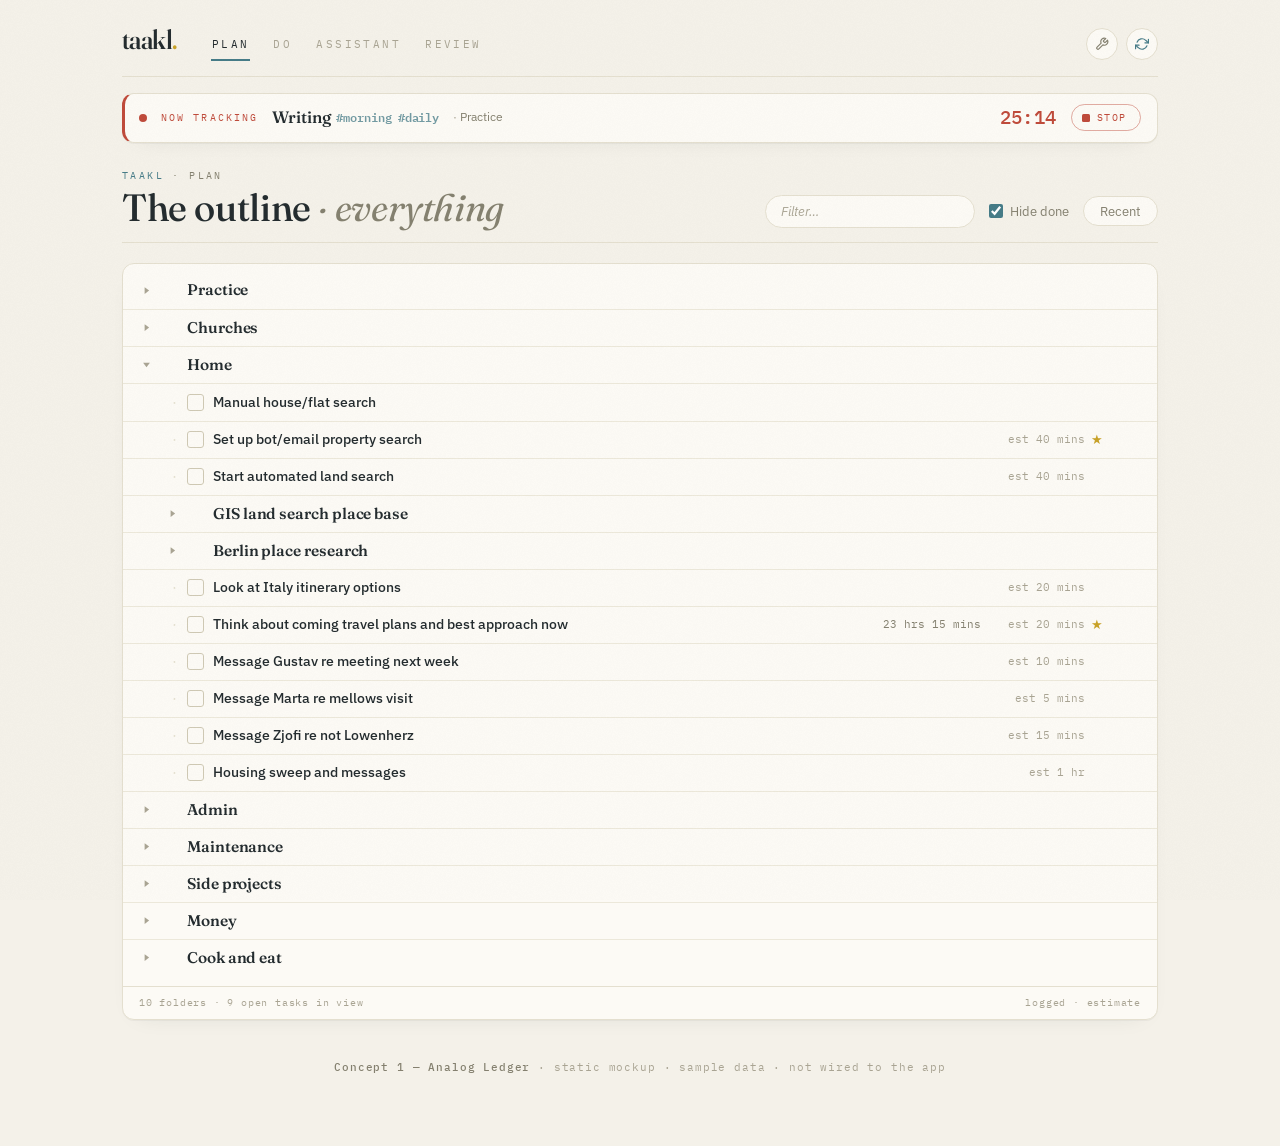
<file: mockups/concept-1-ledger.html>
<!DOCTYPE html>
<html lang="en">
<head>
<meta charset="utf-8">
<meta name="viewport" content="width=device-width, initial-scale=1">
<title>Taakl — Concept 1 · Analog Ledger</title>
<link rel="preconnect" href="https://fonts.googleapis.com">
<link rel="preconnect" href="https://fonts.gstatic.com" crossorigin>
<link href="https://fonts.googleapis.com/css2?family=Fraunces:ital,opsz,wght@0,9..144,300..700;1,9..144,300..700&family=IBM+Plex+Mono:wght@400;500&family=IBM+Plex+Sans:wght@400;500;600&display=swap" rel="stylesheet">
<style>
/* ================================================================
   Taakl full-app redesign concept 1 — "Analog Ledger"
   Extends the Review "time ledger" aesthetic to Plan + Do.
   Static mockup, sample data, no dependencies.
   ================================================================ */
:root{
  --paper:#f4f1e9;
  --card:#fcfaf5;
  --ink:#232b2e;
  --muted:#84806f;
  --faint:#a9a493;
  --hair:#e4dfcf;
  --hair2:#ece8da;
  --accent:#457b87;
  --gold:#c9a227;
  --now:#bf4a3a;
  --mono:'IBM Plex Mono',monospace;
  --sans:'IBM Plex Sans',sans-serif;
  --disp:'Fraunces',serif;
}
*{box-sizing:border-box;margin:0;padding:0}
html{-webkit-text-size-adjust:100%}
body{
  background:var(--paper);color:var(--ink);
  font-family:var(--sans);font-size:14px;line-height:1.45;min-height:100vh;
}
/* paper grain */
body::after{
  content:'';position:fixed;inset:0;pointer-events:none;z-index:99;opacity:.5;
  background-image:url("data:image/svg+xml,%3Csvg xmlns='http://www.w3.org/2000/svg' width='140' height='140'%3E%3Cfilter id='n'%3E%3CfeTurbulence type='fractalNoise' baseFrequency='0.9' numOctaves='2'/%3E%3CfeColorMatrix values='0 0 0 0 0.4 0 0 0 0 0.38 0 0 0 0 0.3 0 0 0 0.05 0'/%3E%3C/filter%3E%3Crect width='140' height='140' filter='url(%23n)'/%3E%3C/svg%3E");
}
.frame{max-width:1100px;margin:0 auto;padding:26px 32px 70px}
button{font-family:var(--sans)}
button:focus-visible,input:focus-visible,.tick:focus-visible{
  outline:2px solid var(--accent);outline-offset:2px;border-radius:4px;
}

/* ================= app header ================= */
.appbar{
  display:flex;align-items:baseline;gap:34px;flex-wrap:wrap;
  padding-bottom:14px;margin-bottom:16px;border-bottom:1px solid var(--hair);
}
.wordmark{
  font-family:var(--disp);font-weight:560;font-size:27px;line-height:1;
  letter-spacing:-.02em;font-variation-settings:'opsz' 90;color:var(--ink);
}
.wordmark i{font-style:normal;color:var(--gold)}
.mainnav{display:flex;gap:22px;align-items:baseline}
.mainnav button{
  background:none;border:0;cursor:pointer;font-family:var(--mono);font-size:11px;
  letter-spacing:.22em;text-transform:uppercase;color:var(--faint);
  padding:4px 1px 8px;border-bottom:2px solid transparent;
  transition:color .15s,border-color .15s;position:relative;top:-1px;
}
.mainnav button:hover{color:var(--muted)}
.mainnav button.active{color:var(--ink);border-bottom-color:var(--accent)}
.mainnav button.inert{cursor:default}
.appbar-tools{margin-left:auto;display:flex;gap:8px;align-self:center}
.iconbtn{
  width:32px;height:32px;border-radius:999px;background:var(--card);
  border:1px solid var(--hair);cursor:pointer;color:var(--muted);
  display:inline-flex;align-items:center;justify-content:center;
  transition:border-color .15s,color .15s;
}
.iconbtn:hover{border-color:var(--faint);color:var(--ink)}
.iconbtn svg{width:14px;height:14px;stroke:currentColor;fill:none;stroke-width:2;stroke-linecap:round;stroke-linejoin:round}
.iconbtn.synced svg{stroke:var(--accent)}

/* ================= now-tracking bar ================= */
.nowbar{
  position:sticky;top:10px;z-index:50;
  display:flex;align-items:center;gap:14px;flex-wrap:wrap;
  background:var(--card);border:1px solid var(--hair);border-left:3px solid var(--now);
  border-radius:12px;padding:10px 16px 10px 14px;margin-bottom:26px;
  box-shadow:0 1px 0 rgba(35,43,46,.04),0 8px 24px -18px rgba(35,43,46,.18);
}
.nb-dot{width:8px;height:8px;border-radius:50%;background:var(--now);flex:none;animation:pulse 1.6s ease-in-out infinite}
@keyframes pulse{0%,100%{opacity:1}50%{opacity:.25}}
.nb-kicker{
  font-family:var(--mono);font-size:9.5px;letter-spacing:.22em;text-transform:uppercase;
  color:var(--now);flex:none;
}
.nb-task{font-family:var(--disp);font-size:16.5px;font-weight:520;letter-spacing:-.005em;min-width:0}
.nb-task .tg{font-size:12px;position:relative;top:-1px}
.nb-crumb{font-size:11.5px;color:var(--muted)}
.nb-crumb::before{content:'· ';color:var(--faint)}
.nb-right{margin-left:auto;display:flex;align-items:center;gap:14px}
.nb-elapsed{
  font-family:var(--mono);font-size:19px;font-weight:500;color:var(--now);
  font-variant-numeric:tabular-nums;letter-spacing:.02em;
}
.stopbtn{
  display:inline-flex;align-items:center;gap:7px;cursor:pointer;
  font-family:var(--mono);font-size:10px;letter-spacing:.16em;text-transform:uppercase;
  color:var(--now);background:none;border:1px solid rgba(191,74,58,.45);
  border-radius:999px;padding:6px 13px 6px 10px;transition:background .15s,color .15s;
}
.stopbtn i{width:8px;height:8px;background:currentColor;border-radius:1.5px;flex:none}
.stopbtn:hover{background:var(--now);color:var(--card);border-color:var(--now)}

/* ================= view headers ================= */
.view-head{
  display:flex;align-items:flex-end;justify-content:space-between;gap:18px;flex-wrap:wrap;
  padding-bottom:14px;margin-bottom:4px;border-bottom:1px solid var(--hair);
}
.kicker{
  font-family:var(--mono);font-size:10px;letter-spacing:.24em;
  text-transform:uppercase;color:var(--accent);margin-bottom:5px;
}
h1{
  font-family:var(--disp);font-weight:480;font-size:clamp(26px,3.6vw,38px);
  letter-spacing:-.01em;line-height:1.05;font-variation-settings:'opsz' 60;
}
h1 em{font-style:italic;font-weight:400;color:var(--muted)}

/* ================= plan controls ================= */
.plan-controls{display:flex;align-items:center;gap:14px;flex-wrap:wrap}
.filter{
  font-family:var(--sans);font-size:13px;color:var(--ink);width:210px;
  background:var(--card);border:1px solid var(--hair);border-radius:999px;
  padding:7px 15px;transition:border-color .15s;
}
.filter::placeholder{color:var(--faint);font-style:italic}
.filter:focus{outline:none;border-color:var(--accent)}
.ctl-check{
  display:flex;align-items:center;gap:7px;font-size:12.5px;color:var(--muted);
  cursor:pointer;user-select:none;
}
.ctl-check input{accent-color:var(--accent);width:14px;height:14px;cursor:pointer}
.pillbtn{
  font-size:12.5px;color:var(--muted);cursor:pointer;background:var(--card);
  border:1px solid var(--hair);border-radius:999px;padding:6px 16px;
  transition:border-color .15s,color .15s,background .15s;
}
.pillbtn:hover{border-color:var(--faint);color:var(--ink)}
.pillbtn.on{background:var(--ink);color:var(--paper);border-color:var(--ink)}

/* ================= shared ledger card ================= */
.ledger-card{
  background:var(--card);border:1px solid var(--hair);border-radius:12px;
  box-shadow:0 1px 0 rgba(35,43,46,.04),0 8px 24px -18px rgba(35,43,46,.18);
  margin-top:20px;overflow:hidden;
}

/* ================= plan tree ================= */
.tree{padding:8px 0 10px}
.trow{
  display:grid;grid-template-columns:26px 26px 1fr 118px 104px 24px 34px;
  align-items:center;min-height:37px;padding:0 14px 0 12px;
  position:relative;transition:background .12s;
}
.trow+.trow,.tgroup .trow:first-child,.tgroup+.trow{border-top:1px solid var(--hair2)}
.trow:hover{background:#f8f5ec}
.tgroup{border-top:1px solid var(--hair2)}
.tgroup .trow{padding-left:38px}
.tgroup .trow:first-child{border-top:0}
.tgroup.hidden{display:none}
/* disclosure */
.disc{
  width:22px;height:22px;border:0;background:none;cursor:pointer;color:var(--faint);
  display:inline-flex;align-items:center;justify-content:center;border-radius:5px;
  transition:color .15s,transform .18s;
}
.disc:hover{color:var(--ink)}
.disc svg{width:9px;height:9px;fill:currentColor;transition:transform .18s}
.trow.open .disc svg{transform:rotate(90deg)}
/* leaf dot in the disclosure column */
.leafdot{color:var(--hair);font-size:15px;text-align:center;line-height:1}
/* ledger tick checkbox */
.tick{
  width:17px;height:17px;border:1.5px solid #cfc9b4;border-radius:3px;
  background:var(--card);cursor:pointer;position:relative;padding:0;
  transition:border-color .15s;
}
.tick:hover{border-color:var(--accent)}
.tick::after{
  content:'';position:absolute;left:2px;top:-4px;width:14px;height:14px;
  background:none;opacity:0;transform:rotate(-6deg) scale(.6);
  transition:opacity .15s,transform .18s cubic-bezier(.3,1.4,.5,1);
  border:0;
  /* hand-set ledger tick, drawn as an SVG stroke */
  background-image:url("data:image/svg+xml,%3Csvg xmlns='http://www.w3.org/2000/svg' viewBox='0 0 14 14'%3E%3Cpath d='M2 8.5l3 3.5L12.5 1.5' fill='none' stroke='%23457b87' stroke-width='2.4' stroke-linecap='round' stroke-linejoin='round'/%3E%3C/svg%3E");
}
.done>.tick::after,.trow.done .tick::after{opacity:1;transform:rotate(0) scale(1)}
/* names */
.t-name{
  font-size:13.5px;font-weight:500;min-width:0;
  white-space:nowrap;overflow:hidden;text-overflow:ellipsis;padding-right:14px;
}
.trow.folder .t-name{
  font-family:var(--disp);font-size:15.5px;font-weight:560;letter-spacing:-.005em;
}
.tg{font-family:var(--mono);font-size:11px;color:var(--accent);opacity:.75;margin-left:2px}
.est-inline{color:var(--faint);font-weight:400;font-size:12px}
/* time columns */
.t-log,.t-est{
  font-family:var(--mono);font-size:11px;text-align:right;white-space:nowrap;
  font-variant-numeric:tabular-nums;
}
.t-log{color:var(--muted)}
.t-est{color:var(--faint)}
/* star */
.t-star{text-align:center;color:var(--gold);font-size:13px;line-height:1}
/* play affordance */
.play{
  width:26px;height:26px;border-radius:999px;border:1px solid var(--hair);
  background:var(--card);color:var(--accent);cursor:pointer;justify-self:end;
  display:inline-flex;align-items:center;justify-content:center;
  opacity:0;transition:opacity .15s,border-color .15s,background .15s,color .15s;
}
.play svg{width:9px;height:9px;fill:currentColor;margin-left:1px}
.trow:hover .play,.drow:hover .play,.play:focus-visible{opacity:1}
.play:hover{background:var(--accent);color:var(--card);border-color:var(--accent)}
/* tree footer rule */
.tree-foot{
  border-top:1px solid var(--hair);padding:9px 16px;
  font-family:var(--mono);font-size:10px;color:var(--faint);letter-spacing:.08em;
  display:flex;justify-content:space-between;gap:12px;flex-wrap:wrap;
}

/* ================= do view ================= */
.addtask{
  display:flex;align-items:center;gap:12px;margin-top:20px;
  background:var(--card);border:1px solid var(--hair);border-radius:12px;
  padding:4px 6px 4px 16px;
  box-shadow:0 1px 0 rgba(35,43,46,.04),0 8px 24px -18px rgba(35,43,46,.18);
  transition:border-color .15s;
}
.addtask:focus-within{border-color:var(--accent)}
.addtask .plus{font-family:var(--disp);font-size:19px;color:var(--faint);line-height:1}
.addtask input{
  flex:1;border:0;background:none;font-family:var(--sans);font-size:13.5px;
  color:var(--ink);padding:9px 0;min-width:0;
}
.addtask input::placeholder{color:var(--faint);font-style:italic}
.addtask input:focus{outline:none}
.addtask .save{
  font-family:var(--mono);font-size:10px;letter-spacing:.18em;text-transform:uppercase;
  color:var(--muted);background:none;border:1px solid var(--hair);border-radius:999px;
  padding:7px 16px;cursor:pointer;transition:border-color .15s,color .15s;
}
.addtask .save:hover{border-color:var(--faint);color:var(--ink)}

.dsec-head{
  display:flex;align-items:baseline;gap:12px;
  padding:13px 16px 10px;border-bottom:1px solid var(--hair);
  background:#f6f3e9;
}
.dsec-head .glyph{font-size:12px;color:var(--gold);position:relative;top:-1px}
.dsec-name{
  font-family:var(--mono);font-size:11px;letter-spacing:.24em;text-transform:uppercase;
  color:var(--ink);font-weight:500;
}
.dsec-tot{
  margin-left:auto;font-family:var(--mono);font-size:10.5px;color:var(--muted);
  font-variant-numeric:tabular-nums;white-space:nowrap;
}
.dsec-tot b{font-weight:400;color:var(--faint);padding:0 4px}
.drow{
  display:grid;grid-template-columns:26px 1fr 128px 110px 38px;
  align-items:center;min-height:41px;padding:0 12px 0 14px;
  transition:background .12s;
}
.drow+.drow{border-top:1px solid var(--hair2)}
.drow:hover{background:#f8f5ec}
.d-name{min-width:0;padding:6px 14px 6px 10px;font-size:13.5px;font-weight:500;
  white-space:nowrap;overflow:hidden;text-overflow:ellipsis}
.d-crumb{font-size:11px;color:var(--muted);font-weight:400;margin-left:8px}
.d-log,.d-est{
  font-family:var(--mono);font-size:11px;text-align:right;white-space:nowrap;
  font-variant-numeric:tabular-nums;
}
.d-log{color:var(--muted)}
.d-est{color:var(--faint)}
/* done rows */
.drow.done .d-name{color:var(--faint);font-weight:400;text-decoration:line-through;text-decoration-color:#c9c3ae}
.drow.done .d-crumb{color:var(--faint)}
.drow.done .tg{opacity:.45}
.drow.done .play{display:none}
/* the running row — red ink annotation */
.drow.active{
  background:rgba(191,74,58,.05);border-left:3px solid var(--now);
  padding-left:11px;
}
.drow.active:hover{background:rgba(191,74,58,.075)}
.drow.active .d-name{font-weight:600}
.d-live{
  font-family:var(--disp);font-style:italic;font-size:12.5px;color:var(--now);
  margin-left:10px;white-space:nowrap;
}
.d-live b{font-family:var(--mono);font-style:normal;font-weight:500;font-size:11.5px;
  font-variant-numeric:tabular-nums}
.d-live::before{
  content:'';display:inline-block;width:6px;height:6px;border-radius:50%;
  background:var(--now);margin-right:6px;vertical-align:1px;
  animation:pulse 1.6s ease-in-out infinite;
}
.drow.active .stop-mini{
  width:26px;height:26px;border-radius:999px;border:1px solid rgba(191,74,58,.5);
  background:var(--card);color:var(--now);cursor:pointer;justify-self:end;
  display:inline-flex;align-items:center;justify-content:center;
  transition:background .15s,color .15s;
}
.drow.active .stop-mini i{width:8px;height:8px;background:currentColor;border-radius:1.5px}
.drow.active .stop-mini:hover{background:var(--now);color:var(--card)}

/* ================= reveal animation ================= */
@keyframes rise{from{opacity:0;transform:translateY(7px)}to{opacity:1;transform:none}}
.rv{animation:rise .4s cubic-bezier(.2,.7,.3,1) both}
@media (prefers-reduced-motion:reduce){
  *,*::before,*::after{animation:none!important;transition:none!important}
}

/* ================= footer ================= */
.mock-note{
  margin-top:40px;text-align:center;font-family:var(--mono);font-size:10.5px;
  color:var(--faint);letter-spacing:.08em;
}
.mock-note b{font-weight:500;color:var(--muted)}

/* ================= narrow ================= */
@media (max-width:840px){
  .frame{padding:18px 14px 50px}
  .appbar{gap:18px}
  .trow{grid-template-columns:24px 24px 1fr 92px 86px 20px 30px;padding-right:8px}
  .tgroup .trow{padding-left:28px}
  .drow{grid-template-columns:26px 1fr 100px 92px 34px}
  .nb-crumb{display:none}
  .t-log,.t-est,.d-log,.d-est{font-size:10px}
}
</style>
</head>
<body>
<div class="frame">

  <!-- ============ app header ============ -->
  <header class="appbar">
    <span class="wordmark">taakl<i>.</i></span>
    <nav class="mainnav" id="mainNav" aria-label="Main">
      <button class="active" data-view="plan">Plan</button>
      <button data-view="do">Do</button>
      <button class="inert" title="Not in this mockup">Assistant</button>
      <button class="inert" title="Not in this mockup">Review</button>
    </nav>
    <div class="appbar-tools">
      <button class="iconbtn" title="Settings">
        <svg viewBox="0 0 24 24"><path d="M14.7 6.3a1 1 0 0 0 0 1.4l1.6 1.6a1 1 0 0 0 1.4 0l3.77-3.77a6 6 0 0 1-7.94 7.94l-6.91 6.91a2.12 2.12 0 0 1-3-3l6.91-6.91a6 6 0 0 1 7.94-7.94l-3.76 3.76z"/></svg>
      </button>
      <button class="iconbtn synced" title="Synced · 2 min ago">
        <svg viewBox="0 0 24 24"><path d="M23 4v6h-6"/><path d="M1 20v-6h6"/><path d="M3.51 9a9 9 0 0 1 14.85-3.36L23 10M1 14l4.64 4.36A9 9 0 0 0 20.49 15"/></svg>
      </button>
    </div>
  </header>

  <!-- ============ now tracking (persistent) ============ -->
  <div class="nowbar rv">
    <span class="nb-dot"></span>
    <span class="nb-kicker">Now tracking</span>
    <span class="nb-task">Writing <span class="tg">#morning</span> <span class="tg">#daily</span></span>
    <span class="nb-crumb">Practice</span>
    <span class="nb-right">
      <span class="nb-elapsed js-elapsed">25:12</span>
      <button class="stopbtn" title="Stop session"><i></i>Stop</button>
    </span>
  </div>

  <!-- ============ PLAN view ============ -->
  <main id="view-plan">
    <div class="view-head rv">
      <div>
        <div class="kicker">Taakl <b style="color:var(--muted);font-weight:400">· Plan</b></div>
        <h1>The outline <em>· everything</em></h1>
      </div>
      <div class="plan-controls">
        <input class="filter" type="text" placeholder="Filter…">
        <label class="ctl-check"><input type="checkbox" checked> Hide done</label>
        <button class="pillbtn" id="recentBtn">Recent</button>
      </div>
    </div>

    <section class="ledger-card rv">
      <div class="tree" id="tree">

        <div class="trow folder rv">
          <button class="disc" aria-label="Expand Practice"><svg viewBox="0 0 12 12"><path d="M3.5 1.5l6 4.5-6 4.5z"/></svg></button>
          <span></span><span class="t-name">Practice</span>
          <span class="t-log"></span><span class="t-est"></span><span class="t-star"></span><span></span>
        </div>

        <div class="trow folder rv">
          <button class="disc" aria-label="Expand Churches"><svg viewBox="0 0 12 12"><path d="M3.5 1.5l6 4.5-6 4.5z"/></svg></button>
          <span></span><span class="t-name">Churches</span>
          <span class="t-log"></span><span class="t-est"></span><span class="t-star"></span><span></span>
        </div>

        <div class="trow folder open rv" id="homeRow">
          <button class="disc" aria-label="Collapse Home" data-toggle="homeKids"><svg viewBox="0 0 12 12"><path d="M3.5 1.5l6 4.5-6 4.5z"/></svg></button>
          <span></span><span class="t-name">Home</span>
          <span class="t-log"></span><span class="t-est"></span><span class="t-star"></span><span></span>
        </div>

        <div class="tgroup" id="homeKids">
          <div class="trow rv">
            <span class="leafdot">·</span>
            <button class="tick" role="checkbox" aria-checked="false" aria-label="Mark done"></button>
            <span class="t-name">Manual house/flat search</span>
            <span class="t-log"></span><span class="t-est"></span><span class="t-star"></span>
            <button class="play" title="Start session"><svg viewBox="0 0 12 12"><path d="M2.5 1.5l8 4.5-8 4.5z"/></svg></button>
          </div>
          <div class="trow rv">
            <span class="leafdot">·</span>
            <button class="tick" role="checkbox" aria-checked="false" aria-label="Mark done"></button>
            <span class="t-name">Set up bot/email property search</span>
            <span class="t-log"></span><span class="t-est">est 40 mins</span><span class="t-star">★</span>
            <button class="play" title="Start session"><svg viewBox="0 0 12 12"><path d="M2.5 1.5l8 4.5-8 4.5z"/></svg></button>
          </div>
          <div class="trow rv">
            <span class="leafdot">·</span>
            <button class="tick" role="checkbox" aria-checked="false" aria-label="Mark done"></button>
            <span class="t-name">Start automated land search</span>
            <span class="t-log"></span><span class="t-est">est 40 mins</span><span class="t-star"></span>
            <button class="play" title="Start session"><svg viewBox="0 0 12 12"><path d="M2.5 1.5l8 4.5-8 4.5z"/></svg></button>
          </div>
          <div class="trow folder rv">
            <button class="disc" aria-label="Expand GIS land search place base"><svg viewBox="0 0 12 12"><path d="M3.5 1.5l6 4.5-6 4.5z"/></svg></button>
            <span></span><span class="t-name">GIS land search place base</span>
            <span class="t-log"></span><span class="t-est"></span><span class="t-star"></span><span></span>
          </div>
          <div class="trow folder rv">
            <button class="disc" aria-label="Expand Berlin place research"><svg viewBox="0 0 12 12"><path d="M3.5 1.5l6 4.5-6 4.5z"/></svg></button>
            <span></span><span class="t-name">Berlin place research</span>
            <span class="t-log"></span><span class="t-est"></span><span class="t-star"></span><span></span>
          </div>
          <div class="trow rv">
            <span class="leafdot">·</span>
            <button class="tick" role="checkbox" aria-checked="false" aria-label="Mark done"></button>
            <span class="t-name">Look at Italy itinerary options</span>
            <span class="t-log"></span><span class="t-est">est 20 mins</span><span class="t-star"></span>
            <button class="play" title="Start session"><svg viewBox="0 0 12 12"><path d="M2.5 1.5l8 4.5-8 4.5z"/></svg></button>
          </div>
          <div class="trow rv">
            <span class="leafdot">·</span>
            <button class="tick" role="checkbox" aria-checked="false" aria-label="Mark done"></button>
            <span class="t-name">Think about coming travel plans and best approach now</span>
            <span class="t-log">23 hrs 15 mins</span><span class="t-est">est 20 mins</span><span class="t-star">★</span>
            <button class="play" title="Start session"><svg viewBox="0 0 12 12"><path d="M2.5 1.5l8 4.5-8 4.5z"/></svg></button>
          </div>
          <div class="trow rv">
            <span class="leafdot">·</span>
            <button class="tick" role="checkbox" aria-checked="false" aria-label="Mark done"></button>
            <span class="t-name">Message Gustav re meeting next week</span>
            <span class="t-log"></span><span class="t-est">est 10 mins</span><span class="t-star"></span>
            <button class="play" title="Start session"><svg viewBox="0 0 12 12"><path d="M2.5 1.5l8 4.5-8 4.5z"/></svg></button>
          </div>
          <div class="trow rv">
            <span class="leafdot">·</span>
            <button class="tick" role="checkbox" aria-checked="false" aria-label="Mark done"></button>
            <span class="t-name">Message Marta re mellows visit</span>
            <span class="t-log"></span><span class="t-est">est 5 mins</span><span class="t-star"></span>
            <button class="play" title="Start session"><svg viewBox="0 0 12 12"><path d="M2.5 1.5l8 4.5-8 4.5z"/></svg></button>
          </div>
          <div class="trow rv">
            <span class="leafdot">·</span>
            <button class="tick" role="checkbox" aria-checked="false" aria-label="Mark done"></button>
            <span class="t-name">Message Zjofi re not Lowenherz</span>
            <span class="t-log"></span><span class="t-est">est 15 mins</span><span class="t-star"></span>
            <button class="play" title="Start session"><svg viewBox="0 0 12 12"><path d="M2.5 1.5l8 4.5-8 4.5z"/></svg></button>
          </div>
          <div class="trow rv">
            <span class="leafdot">·</span>
            <button class="tick" role="checkbox" aria-checked="false" aria-label="Mark done"></button>
            <span class="t-name">Housing sweep and messages</span>
            <span class="t-log"></span><span class="t-est">est 1 hr</span><span class="t-star"></span>
            <button class="play" title="Start session"><svg viewBox="0 0 12 12"><path d="M2.5 1.5l8 4.5-8 4.5z"/></svg></button>
          </div>
        </div>

        <div class="trow folder rv">
          <button class="disc" aria-label="Expand Admin"><svg viewBox="0 0 12 12"><path d="M3.5 1.5l6 4.5-6 4.5z"/></svg></button>
          <span></span><span class="t-name">Admin</span>
          <span class="t-log"></span><span class="t-est"></span><span class="t-star"></span><span></span>
        </div>
        <div class="trow folder rv">
          <button class="disc" aria-label="Expand Maintenance"><svg viewBox="0 0 12 12"><path d="M3.5 1.5l6 4.5-6 4.5z"/></svg></button>
          <span></span><span class="t-name">Maintenance</span>
          <span class="t-log"></span><span class="t-est"></span><span class="t-star"></span><span></span>
        </div>
        <div class="trow folder rv">
          <button class="disc" aria-label="Expand Side projects"><svg viewBox="0 0 12 12"><path d="M3.5 1.5l6 4.5-6 4.5z"/></svg></button>
          <span></span><span class="t-name">Side projects</span>
          <span class="t-log"></span><span class="t-est"></span><span class="t-star"></span><span></span>
        </div>
        <div class="trow folder rv">
          <button class="disc" aria-label="Expand Money"><svg viewBox="0 0 12 12"><path d="M3.5 1.5l6 4.5-6 4.5z"/></svg></button>
          <span></span><span class="t-name">Money</span>
          <span class="t-log"></span><span class="t-est"></span><span class="t-star"></span><span></span>
        </div>
        <div class="trow folder rv">
          <button class="disc" aria-label="Expand Cook and eat"><svg viewBox="0 0 12 12"><path d="M3.5 1.5l6 4.5-6 4.5z"/></svg></button>
          <span></span><span class="t-name">Cook and eat</span>
          <span class="t-log"></span><span class="t-est"></span><span class="t-star"></span><span></span>
        </div>
      </div>
      <div class="tree-foot"><span>10 folders · 9 open tasks in view</span><span>logged · estimate</span></div>
    </section>
  </main>

  <!-- ============ DO view ============ -->
  <main id="view-do" hidden>
    <div class="view-head rv">
      <div>
        <div class="kicker">Taakl <b style="color:var(--muted);font-weight:400">· Do</b></div>
        <h1>Today <em>— Tuesday, September 23</em></h1>
      </div>
    </div>

    <div class="addtask rv">
      <span class="plus">+</span>
      <input type="text" placeholder="Add new task (/ to choose folder)">
      <button class="save">Save</button>
    </div>

    <!-- Morning -->
    <section class="ledger-card rv">
      <div class="dsec-head">
        <span class="glyph">☀</span><span class="dsec-name">Morning</span>
        <span class="dsec-tot">est 30 mins <b>|</b> logged 6 hrs 3 mins</span>
      </div>
      <div class="drow done rv">
        <button class="tick" role="checkbox" aria-checked="true" aria-label="Mark not done"></button>
        <span class="d-name">Meditate <span class="tg">#morning</span> <span class="tg">#daily</span> <span class="est-inline">(20m)</span></span>
        <span class="d-log"></span><span class="d-est"></span>
        <button class="play" title="Start session"><svg viewBox="0 0 12 12"><path d="M2.5 1.5l8 4.5-8 4.5z"/></svg></button>
      </div>
      <div class="drow done rv">
        <button class="tick" role="checkbox" aria-checked="true" aria-label="Mark not done"></button>
        <span class="d-name">Sun salutations/yoga/movement <span class="tg">#daily</span> <span class="tg">#morning</span> <span class="est-inline">(15m)</span></span>
        <span class="d-log"></span><span class="d-est"></span>
        <button class="play" title="Start session"><svg viewBox="0 0 12 12"><path d="M2.5 1.5l8 4.5-8 4.5z"/></svg></button>
      </div>
      <div class="drow active rv">
        <button class="tick" role="checkbox" aria-checked="false" aria-label="Mark done"></button>
        <span class="d-name">Writing <span class="tg">#morning</span> <span class="tg">#daily</span><span class="d-crumb">Practice</span><span class="d-live">tracking <b class="js-elapsed">25:12</b></span></span>
        <span class="d-log">10 mins</span><span class="d-est">est 30 mins</span>
        <button class="stop-mini" title="Stop session"><i></i></button>
      </div>
      <div class="drow done rv">
        <button class="tick" role="checkbox" aria-checked="true" aria-label="Mark not done"></button>
        <span class="d-name">Exercise for at least 20 minutes <span class="tg">#daily</span> <span class="tg">#morning</span></span>
        <span class="d-log"></span><span class="d-est"></span>
        <button class="play" title="Start session"><svg viewBox="0 0 12 12"><path d="M2.5 1.5l8 4.5-8 4.5z"/></svg></button>
      </div>
      <div class="drow done rv">
        <button class="tick" role="checkbox" aria-checked="true" aria-label="Mark not done"></button>
        <span class="d-name">Make plan for the day <span class="tg">#morning</span> <span class="tg">#daily</span></span>
        <span class="d-log"></span><span class="d-est"></span>
        <button class="play" title="Start session"><svg viewBox="0 0 12 12"><path d="M2.5 1.5l8 4.5-8 4.5z"/></svg></button>
      </div>
    </section>

    <!-- Starred -->
    <section class="ledger-card rv">
      <div class="dsec-head">
        <span class="glyph">★</span><span class="dsec-name">Starred</span>
        <span class="dsec-tot">est 2 hrs 15 mins <b>|</b> logged 8 hrs 55 mins</span>
      </div>
      <div class="drow done rv">
        <button class="tick" role="checkbox" aria-checked="true" aria-label="Mark not done"></button>
        <span class="d-name">Have shower<span class="d-crumb">Maintenance</span></span>
        <span class="d-log">12 mins</span><span class="d-est"></span>
        <button class="play" title="Start session"><svg viewBox="0 0 12 12"><path d="M2.5 1.5l8 4.5-8 4.5z"/></svg></button>
      </div>
      <div class="drow done rv">
        <button class="tick" role="checkbox" aria-checked="true" aria-label="Mark not done"></button>
        <span class="d-name">Order food<span class="d-crumb">Maintenance</span></span>
        <span class="d-log">12 mins</span><span class="d-est"></span>
        <button class="play" title="Start session"><svg viewBox="0 0 12 12"><path d="M2.5 1.5l8 4.5-8 4.5z"/></svg></button>
      </div>
      <div class="drow rv">
        <button class="tick" role="checkbox" aria-checked="false" aria-label="Mark done"></button>
        <span class="d-name">Get bedding from car<span class="d-crumb">Home</span></span>
        <span class="d-log"></span><span class="d-est">est 10 mins</span>
        <button class="play" title="Start session"><svg viewBox="0 0 12 12"><path d="M2.5 1.5l8 4.5-8 4.5z"/></svg></button>
      </div>
      <div class="drow rv">
        <button class="tick" role="checkbox" aria-checked="false" aria-label="Mark done"></button>
        <span class="d-name">Edit and send funding pitch to Jan or other (3 pomos)<span class="d-crumb">Churches</span></span>
        <span class="d-log"></span><span class="d-est">est 25 mins</span>
        <button class="play" title="Start session"><svg viewBox="0 0 12 12"><path d="M2.5 1.5l8 4.5-8 4.5z"/></svg></button>
      </div>
      <div class="drow done rv">
        <button class="tick" role="checkbox" aria-checked="true" aria-label="Mark not done"></button>
        <span class="d-name">Message council re Valeria invite<span class="d-crumb">Churches › Berlin</span></span>
        <span class="d-log">2 mins</span><span class="d-est">est 5 mins</span>
        <button class="play" title="Start session"><svg viewBox="0 0 12 12"><path d="M2.5 1.5l8 4.5-8 4.5z"/></svg></button>
      </div>
    </section>

    <!-- Evening -->
    <section class="ledger-card rv">
      <div class="dsec-head">
        <span class="glyph">☾</span><span class="dsec-name">Evening</span>
        <span class="dsec-tot">est 25 mins</span>
      </div>
      <div class="drow rv">
        <button class="tick" role="checkbox" aria-checked="false" aria-label="Mark done"></button>
        <span class="d-name">Review day and plan tomorrow <span class="tg">#evening</span> <span class="tg">#daily</span></span>
        <span class="d-log"></span><span class="d-est">est 15 mins</span>
        <button class="play" title="Start session"><svg viewBox="0 0 12 12"><path d="M2.5 1.5l8 4.5-8 4.5z"/></svg></button>
      </div>
      <div class="drow rv">
        <button class="tick" role="checkbox" aria-checked="false" aria-label="Mark done"></button>
        <span class="d-name">Read fiction <span class="tg">#evening</span></span>
        <span class="d-log"></span><span class="d-est">est 10 mins</span>
        <button class="play" title="Start session"><svg viewBox="0 0 12 12"><path d="M2.5 1.5l8 4.5-8 4.5z"/></svg></button>
      </div>
    </section>
  </main>

  <div class="mock-note"><b>Concept 1 — Analog Ledger</b> · static mockup · sample data · not wired to the app</div>
</div>

<script>
/* ---------- tab switching ---------- */
var nav=document.getElementById('mainNav');
var views={plan:document.getElementById('view-plan'),do:document.getElementById('view-do')};
function stagger(root){
  var els=root.querySelectorAll('.rv'),i=0;
  els.forEach(function(el){
    el.style.animation='none';void el.offsetWidth;   /* restart */
    el.style.animation='';el.style.animationDelay=Math.min(i*26,600)+'ms';i++;
  });
}
function setView(v,animate){
  nav.querySelectorAll('button[data-view]').forEach(function(x){
    x.classList.toggle('active',x.getAttribute('data-view')===v);
  });
  Object.keys(views).forEach(function(k){views[k].hidden=(k!==v);});
  if(animate)stagger(views[v]);
  if(history.replaceState)history.replaceState(null,'','#'+v);
}
nav.addEventListener('click',function(e){
  var b=e.target.closest('button[data-view]');
  if(!b)return;
  setView(b.getAttribute('data-view'),true);
});
/* deep-link: #plan / #do */
if(location.hash==='#do')setView('do',false);

/* ---------- live timer (starts at 25:12) ---------- */
var elapsed=25*60+12;
function fmtE(s){
  var h=Math.floor(s/3600),m=Math.floor(s%3600/60),ss=s%60;
  var mm=(m<10&&h?'0':'')+m,sx=(ss<10?'0':'')+ss;
  return (h?h+':':'')+mm+':'+sx;
}
function tickClock(){
  var t=fmtE(elapsed);
  document.querySelectorAll('.js-elapsed').forEach(function(el){el.textContent=t;});
}
setInterval(function(){elapsed++;tickClock();},1000);
tickClock();

/* ---------- interactive ledger ticks ---------- */
document.addEventListener('click',function(e){
  var t=e.target.closest('.tick');
  if(!t)return;
  var row=t.closest('.drow,.trow');
  if(!row||row.classList.contains('active'))return;   /* can't check the running task */
  var done=row.classList.toggle('done');
  t.setAttribute('aria-checked',done?'true':'false');
  t.setAttribute('aria-label',done?'Mark not done':'Mark done');
});

/* ---------- disclosure: Home folder actually collapses ---------- */
document.addEventListener('click',function(e){
  var d=e.target.closest('.disc');
  if(!d)return;
  var row=d.closest('.trow');
  var kidsId=d.getAttribute('data-toggle');
  if(kidsId){
    var open=row.classList.toggle('open');
    document.getElementById(kidsId).classList.toggle('hidden',!open);
    d.setAttribute('aria-label',(open?'Collapse ':'Expand ')+'Home');
  }else{
    /* other folders have no children in this mockup — just wink */
    row.classList.toggle('open');
    setTimeout(function(){row.classList.toggle('open');},350);
  }
});

/* ---------- cosmetic: Recent pill toggles ---------- */
document.getElementById('recentBtn').addEventListener('click',function(){
  this.classList.toggle('on');
});

/* ---------- initial staggered reveal ---------- */
stagger(document);
</script>
</body>
</html>
</file>
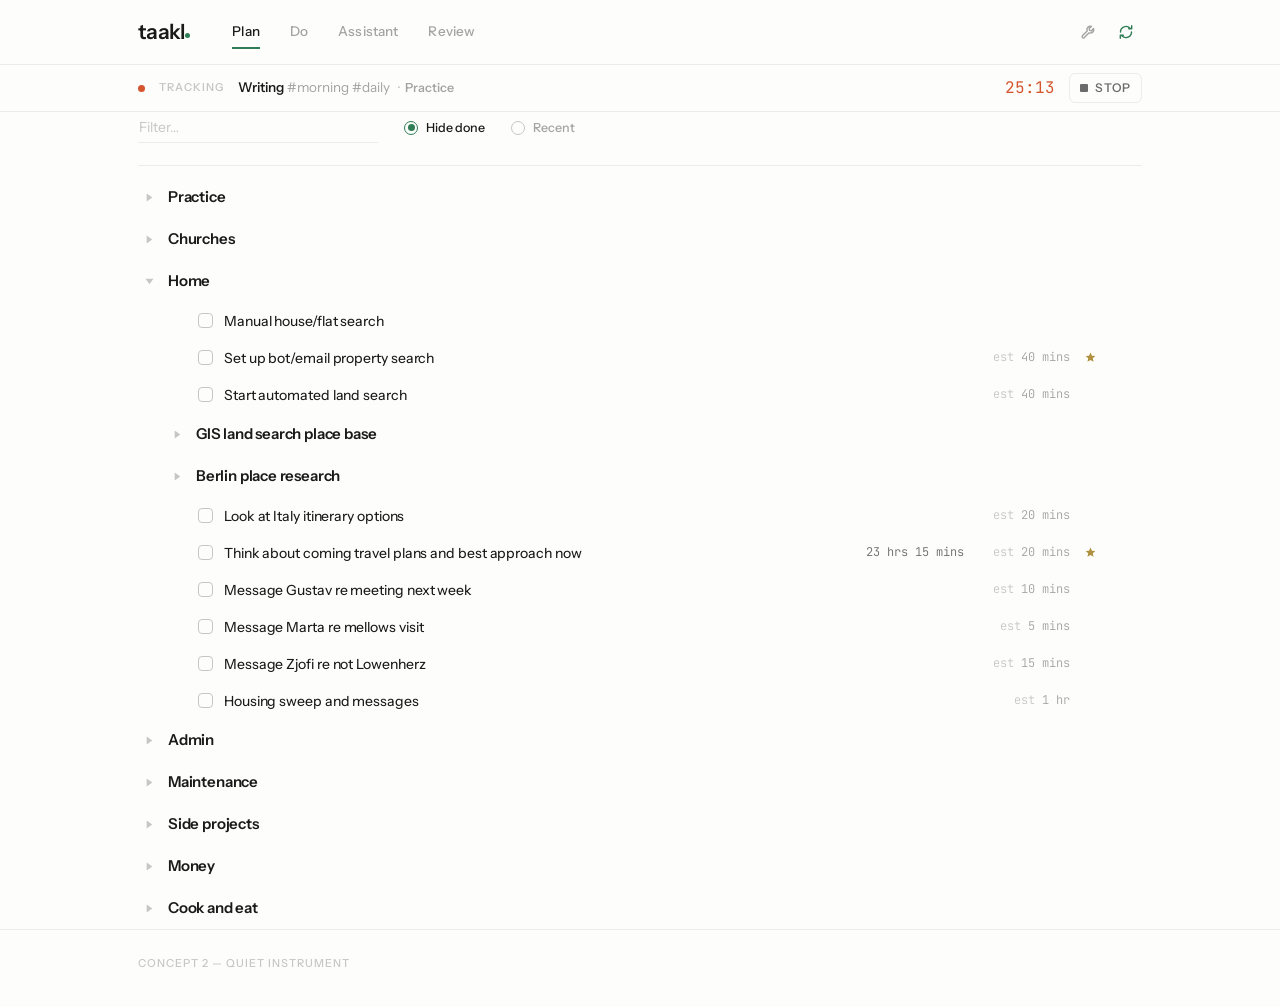
<file: mockups/concept-2-quiet.html>
<!DOCTYPE html>
<html lang="en">
<head>
<meta charset="UTF-8">
<meta name="viewport" content="width=device-width, initial-scale=1.0">
<title>Taakl — Concept 2: Quiet Instrument</title>
<link rel="preconnect" href="https://fonts.googleapis.com">
<link rel="preconnect" href="https://fonts.gstatic.com" crossorigin>
<link href="https://fonts.googleapis.com/css2?family=Instrument+Sans:ital,wght@0,400..700;1,400..700&family=JetBrains+Mono:wght@300;400;500&display=swap" rel="stylesheet">
<style>
/* ============================================================
   Concept 2 — Quiet Instrument
   Near-monochrome. Typography is the design.
   ============================================================ */
:root {
  --ground:      #fdfdfc;
  --ink:         #1a1a1a;
  --ink-2:       #6b6b6b;
  --ink-3:       #a3a3a3;
  --ink-4:       #c6c6c2;
  --hairline:    #ececea;
  --accent:      #2e7d54;   /* the one green — actions, sync, active states */
  --accent-soft: #eaf2ed;
  --signal:      #d4552e;   /* reserved exclusively for the live timer */
  --ochre:       #b0913f;   /* stars */
  --ease: 150ms cubic-bezier(.4, 0, .2, 1);
  --mono: "JetBrains Mono", ui-monospace, monospace;
  --sans: "Instrument Sans", system-ui, sans-serif;
}

* { margin: 0; padding: 0; box-sizing: border-box; }

html { -webkit-font-smoothing: antialiased; text-rendering: optimizeLegibility; }

body {
  font-family: var(--sans);
  font-size: 14px;
  line-height: 1.45;
  color: var(--ink);
  background: var(--ground);
  font-feature-settings: "ss01";
}

button { font: inherit; background: none; border: none; cursor: pointer; color: inherit; }
input  { font: inherit; }

:focus-visible {
  outline: 1px solid rgba(46, 125, 84, .55);
  outline-offset: 3px;
  border-radius: 2px;
}

.mono {
  font-family: var(--mono);
  font-weight: 300;
  font-variant-numeric: tabular-nums;
  letter-spacing: -0.01em;
}

/* --- micro-label: the 11px letter-spaced small-cap voice --- */
.microlabel {
  font-size: 11px;
  font-weight: 550;
  letter-spacing: .09em;
  text-transform: uppercase;
  color: var(--ink-3);
}

.shell {
  max-width: 1100px;
  margin: 0 auto;
  padding: 0 48px;
}
@media (max-width: 900px) { .shell { padding: 0 24px; } }

/* ============ Header ============ */
header {
  border-bottom: 1px solid var(--hairline);
  background: var(--ground);
}
.header-inner {
  display: flex;
  align-items: baseline;
  gap: 42px;
  height: 64px;
  align-items: center;
}
.wordmark {
  font-size: 21px;
  font-weight: 600;
  letter-spacing: -0.035em;
  color: var(--ink);
  display: flex;
  align-items: baseline;
  gap: 1px;
  user-select: none;
}
.wordmark::after {
  content: "";
  width: 5px; height: 5px;
  border-radius: 50%;
  background: var(--accent);
  transform: translateY(-1px);
}

nav { display: flex; gap: 30px; flex: 1; }
.nav-tab {
  font-size: 13.5px;
  font-weight: 500;
  letter-spacing: .01em;
  color: var(--ink-3);
  padding: 4px 0;
  position: relative;
  transition: color var(--ease);
}
.nav-tab:hover { color: var(--ink-2); }
.nav-tab.active { color: var(--ink); }
.nav-tab.active::after {
  content: "";
  position: absolute;
  left: 0; right: 0; bottom: -3px;
  height: 2px;
  background: var(--accent);
}
.nav-tab.inert { cursor: default; }

.header-tools { display: flex; gap: 6px; align-items: center; }
.icon-btn {
  width: 32px; height: 32px;
  display: grid; place-items: center;
  border-radius: 6px;
  color: var(--ink-3);
  transition: color var(--ease), background var(--ease);
}
.icon-btn:hover { color: var(--ink-2); background: #f4f4f2; }
.icon-btn.sync { color: var(--accent); }
.icon-btn.sync:hover { background: var(--accent-soft); }
.icon-btn svg { display: block; }

/* ============ Now-tracking bar ============ */
.tracking-bar {
  border-bottom: 1px solid var(--hairline);
}
.tracking-inner {
  display: flex;
  align-items: center;
  gap: 14px;
  height: 46px;
}
.pulse {
  width: 7px; height: 7px;
  border-radius: 50%;
  background: var(--signal);
  flex: none;
  animation: pulse 2.4s ease-in-out infinite;
}
@keyframes pulse {
  0%, 100% { opacity: 1; }
  50%      { opacity: .35; }
}
.tracking-label { font-size: 11px; font-weight: 550; letter-spacing: .09em;
  text-transform: uppercase; color: var(--ink-4); flex: none; }
.tracking-task { font-weight: 550; font-size: 13.5px; white-space: nowrap;
  overflow: hidden; text-overflow: ellipsis; }
.tracking-task .tag { font-weight: 400; }
.tracking-path { font-size: 12.5px; color: var(--ink-3); flex: none; margin-left: 8px; }
.tracking-path::before { content: "· "; color: var(--ink-4); margin-right: 3px; }
.tracking-spacer { flex: 1; }
.tracking-elapsed {
  font-family: var(--mono);
  font-weight: 400;
  font-size: 16px;
  font-variant-numeric: tabular-nums;
  color: var(--signal);
  flex: none;
}
.stop-btn {
  display: flex; align-items: center; gap: 7px;
  font-size: 12px; font-weight: 550; letter-spacing: .06em;
  text-transform: uppercase;
  color: var(--ink-2);
  padding: 5px 10px;
  border: 1px solid var(--hairline);
  border-radius: 6px;
  transition: color var(--ease), border-color var(--ease), background var(--ease);
  flex: none;
}
.stop-btn .square {
  width: 8px; height: 8px; background: currentColor; border-radius: 1px;
}
.stop-btn:hover { color: var(--ink); border-color: var(--ink-4); background: #fafaf8; }

/* ============ Views ============ */
main { padding: 30px 0 60px; }
.view { display: none; animation: rise 240ms cubic-bezier(.25, .6, .3, 1); }
.view.visible { display: block; }
@keyframes rise {
  from { opacity: 0; transform: translateY(4px); }
  to   { opacity: 1; transform: none; }
}

/* ============ Plan: toolbar ============ */
.plan-toolbar {
  display: flex;
  align-items: center;
  gap: 26px;
  padding-bottom: 22px;
  margin-bottom: 10px;
  border-bottom: 1px solid var(--hairline);
}
.filter-input {
  border: none;
  border-bottom: 1px solid var(--hairline);
  background: transparent;
  padding: 5px 1px;
  width: 240px;
  font-size: 14px;
  color: var(--ink);
  transition: border-color var(--ease);
  border-radius: 0;
}
.filter-input::placeholder { color: var(--ink-4); }
.filter-input:hover  { border-color: var(--ink-4); }
.filter-input:focus  { outline: none; border-color: var(--accent); }

.toggle {
  display: flex; align-items: center; gap: 8px;
  font-size: 12.5px; font-weight: 500;
  color: var(--ink-3);
  transition: color var(--ease);
}
.toggle:hover { color: var(--ink-2); }
.toggle .dot {
  width: 14px; height: 14px;
  border: 1.5px solid var(--ink-4);
  border-radius: 50%;
  position: relative;
  transition: border-color var(--ease);
}
.toggle .dot::after {
  content: "";
  position: absolute; inset: 2.5px;
  border-radius: 50%;
  background: var(--accent);
  transform: scale(0);
  transition: transform var(--ease);
}
.toggle.on { color: var(--ink); }
.toggle.on .dot { border-color: var(--accent); }
.toggle.on .dot::after { transform: scale(1); }

/* ============ Plan: tree ============ */
/* Row grid — shared right-aligned time columns down the whole page */
.trow {
  display: grid;
  grid-template-columns: 18px 18px 1fr 128px 96px 20px 26px;
  column-gap: 10px;
  align-items: center;
  min-height: 37px;
  padding: 0 6px 0 2px;
  border-radius: 6px;
  transition: background var(--ease);
}
.trow:hover { background: #f7f7f5; }
@media (max-width: 900px) {
  .trow { grid-template-columns: 18px 18px 1fr 96px 82px 18px 24px; column-gap: 7px; }
}

.disc {
  width: 18px; height: 18px;
  display: grid; place-items: center;
  color: var(--ink-4);
  transition: color var(--ease);
}
.trow:hover .disc { color: var(--ink-3); }
.disc svg { transition: transform var(--ease); }
.disc.open svg { transform: rotate(90deg); }

.folder-name {
  grid-column: 2 / 4;
  font-size: 15px;
  font-weight: 600;
  letter-spacing: -0.012em;
}
.trow.folder { min-height: 42px; }

.task-name {
  font-size: 14px;
  font-weight: 450;
  letter-spacing: -0.006em;
  white-space: nowrap;
  overflow: hidden;
  text-overflow: ellipsis;
}
.tag { color: var(--ink-3); font-weight: 400; }

.t-logged, .t-est {
  font-family: var(--mono);
  font-weight: 300;
  font-variant-numeric: tabular-nums;
  font-size: 12px;
  text-align: right;
  white-space: nowrap;
}
.t-logged { color: var(--ink-2); }
.t-est    { color: var(--ink-3); }
.t-est .est-k { color: var(--ink-4); }

.star { display: grid; place-items: center; color: var(--ochre); }
.star svg { display: block; }

/* checkbox: 15px square, check draws itself in */
.cb {
  width: 15px; height: 15px;
  display: grid; place-items: center;
  border: 1.5px solid var(--ink-4);
  border-radius: 4px;
  background: transparent;
  transition: border-color var(--ease), background var(--ease);
  padding: 0;
  justify-self: center;
}
.cb:hover { border-color: var(--ink-3); }
.cb svg { display: block; }
.cb path {
  stroke: #fff;
  stroke-dasharray: 14;
  stroke-dashoffset: 14;
  transition: stroke-dashoffset 220ms cubic-bezier(.4, 0, .2, 1) 40ms;
}
.done > .cb, .drow.done .cb {
  border-color: var(--accent);
  background: var(--accent);
}
.done > .cb path, .drow.done .cb path { stroke-dashoffset: 0; }

/* play affordance — invisible until hover */
.play {
  width: 26px; height: 26px;
  display: grid; place-items: center;
  border-radius: 6px;
  color: var(--accent);
  opacity: 0;
  transition: opacity var(--ease), background var(--ease);
}
.trow:hover .play, .drow:hover .play { opacity: 1; }
.play:hover { background: var(--accent-soft); }
.play:focus-visible { opacity: 1; }

.indent-1 { margin-left: 28px; }

/* ============ Do view ============ */
.today-head {
  display: flex;
  align-items: baseline;
  gap: 16px;
  margin-bottom: 22px;
}
.today-head h1 {
  font-size: 22px;
  font-weight: 600;
  letter-spacing: -0.022em;
}
.today-date { font-size: 13px; color: var(--ink-3); }

.add-task {
  display: block;
  width: 100%;
  border: none;
  border-bottom: 1px solid var(--hairline);
  background: transparent;
  padding: 9px 1px;
  font-size: 14px;
  color: var(--ink);
  margin-bottom: 34px;
  transition: border-color var(--ease);
  border-radius: 0;
}
.add-task::placeholder { color: var(--ink-4); }
.add-task:hover { border-color: var(--ink-4); }
.add-task:focus { outline: none; border-color: var(--accent); }

.dsection { margin-bottom: 36px; }
.dsection-head {
  display: flex;
  align-items: baseline;
  justify-content: space-between;
  padding-bottom: 8px;
  margin-bottom: 4px;
  border-bottom: 1px solid var(--hairline);
}
.dsection-title {
  font-size: 11px;
  font-weight: 600;
  letter-spacing: .11em;
  text-transform: uppercase;
  color: var(--ink-2);
  display: flex; align-items: center; gap: 8px;
}
.dsection-title .star { color: var(--ochre); }
.dsection-totals {
  font-family: var(--mono);
  font-weight: 300;
  font-variant-numeric: tabular-nums;
  font-size: 11.5px;
  color: var(--ink-3);
  white-space: nowrap;
}
.dsection-totals .sep { color: var(--ink-4); padding: 0 5px; }

.drow {
  display: grid;
  grid-template-columns: 18px 1fr auto 26px;
  column-gap: 12px;
  align-items: center;
  min-height: 40px;
  padding: 0 6px 0 2px;
  border-radius: 6px;
  transition: background var(--ease);
  position: relative;
}
.drow:hover { background: #f7f7f5; }

.drow .task-name { transition: color var(--ease); }
.drow.done .task-name {
  color: var(--ink-3);
  text-decoration: line-through;
  text-decoration-thickness: 1px;
  text-decoration-color: var(--ink-4);
}
.drow.done .meta { color: var(--ink-4); }
.drow.done .meta .m-path { color: var(--ink-4); }

.meta {
  font-family: var(--mono);
  font-weight: 300;
  font-variant-numeric: tabular-nums;
  font-size: 11.5px;
  color: var(--ink-3);
  text-align: right;
  white-space: nowrap;
  transition: color var(--ease);
}
.meta .m-path { font-family: var(--sans); font-weight: 450; font-size: 12px; color: var(--ink-3); }
.meta .sep { color: var(--ink-4); padding: 0 5px; }
@media (max-width: 900px) { .meta .m-path { display: none; } }

/* the running row — unmistakable, and the only other place the signal color lives */
.drow.active { background: #fbf6f3; }
.drow.active:hover { background: #f9f1ec; }
.drow.active::before {
  content: "";
  position: absolute;
  left: -14px; top: 6px; bottom: 6px;
  width: 2px;
  border-radius: 2px;
  background: var(--signal);
}
.drow.active .task-name { font-weight: 600; }
.row-elapsed {
  display: inline-flex; align-items: center; gap: 7px;
  font-family: var(--mono);
  font-weight: 400;
  font-size: 12.5px;
  font-variant-numeric: tabular-nums;
  color: var(--signal);
  margin-left: 12px;
}
.row-elapsed .pulse { width: 5px; height: 5px; }
.drow.active .stop-mini {
  width: 26px; height: 26px;
  display: grid; place-items: center;
  border-radius: 6px;
  color: var(--ink-2);
  transition: background var(--ease), color var(--ease);
}
.drow.active .stop-mini:hover { background: #f2e4dc; color: var(--ink); }
.drow.active .stop-mini .square {
  width: 9px; height: 9px; background: currentColor; border-radius: 1.5px;
}

/* ============ Footer ============ */
footer {
  border-top: 1px solid var(--hairline);
  padding: 22px 0 34px;
}
.footer-note {
  font-size: 11px;
  font-weight: 500;
  letter-spacing: .09em;
  text-transform: uppercase;
  color: var(--ink-4);
}
</style>
</head>
<body>

<header>
  <div class="shell header-inner">
    <div class="wordmark">taakl</div>
    <nav>
      <button class="nav-tab active" id="tabPlan" onclick="showView('plan')">Plan</button>
      <button class="nav-tab" id="tabDo" onclick="showView('do')">Do</button>
      <button class="nav-tab inert">Assistant</button>
      <button class="nav-tab inert">Review</button>
    </nav>
    <div class="header-tools">
      <button class="icon-btn" title="Settings" aria-label="Settings">
        <svg width="16" height="16" viewBox="0 0 16 16" fill="none" stroke="currentColor" stroke-width="1.4" stroke-linecap="round" stroke-linejoin="round">
          <path d="M13.6 4.6a3.4 3.4 0 0 1-4.5 4.2l-4.8 4.8a1.35 1.35 0 0 1-1.9-1.9l4.8-4.8a3.4 3.4 0 0 1 4.2-4.5L9.2 4.6l.4 1.8 1.8.4 2.2-2.2z"/>
        </svg>
      </button>
      <button class="icon-btn sync" title="Synced just now" aria-label="Sync">
        <svg width="16" height="16" viewBox="0 0 16 16" fill="none" stroke="currentColor" stroke-width="1.4" stroke-linecap="round" stroke-linejoin="round">
          <path d="M13.5 8a5.5 5.5 0 0 1-9.6 3.7M2.5 8a5.5 5.5 0 0 1 9.6-3.7"/>
          <path d="M13.7 1.8v3h-3M2.3 14.2v-3h3"/>
        </svg>
      </button>
    </div>
  </div>
</header>

<!-- persistent now-tracking bar -->
<div class="tracking-bar">
  <div class="shell tracking-inner">
    <span class="pulse"></span>
    <span class="tracking-label">Tracking</span>
    <span class="tracking-task">Writing <span class="tag">#morning #daily</span><span class="tracking-path">Practice</span></span>
    <span class="tracking-spacer"></span>
    <span class="tracking-elapsed js-elapsed">25:12</span>
    <button class="stop-btn" title="Stop tracking"><span class="square"></span>Stop</button>
  </div>
</div>

<main class="shell">

  <!-- ==================== PLAN ==================== -->
  <section class="view visible" id="viewPlan">

    <div class="plan-toolbar">
      <input class="filter-input" type="text" placeholder="Filter&hellip;">
      <button class="toggle on" onclick="this.classList.toggle('on')"><span class="dot"></span>Hide done</button>
      <button class="toggle" onclick="this.classList.toggle('on')"><span class="dot"></span>Recent</button>
    </div>

    <!-- collapsed top-level folders -->
    <div class="trow folder">
      <button class="disc" aria-label="Expand"><svg width="9" height="9" viewBox="0 0 8 8" fill="currentColor"><path d="M1.5 0.5 6.5 4 1.5 7.5z"/></svg></button>
      <span class="folder-name">Practice</span>
      <span class="t-logged"></span><span class="t-est"></span><span></span><span></span>
    </div>
    <div class="trow folder">
      <button class="disc" aria-label="Expand"><svg width="9" height="9" viewBox="0 0 8 8" fill="currentColor"><path d="M1.5 0.5 6.5 4 1.5 7.5z"/></svg></button>
      <span class="folder-name">Churches</span>
      <span class="t-logged"></span><span class="t-est"></span><span></span><span></span>
    </div>

    <!-- expanded: Home -->
    <div class="trow folder">
      <button class="disc open" aria-label="Collapse"><svg width="9" height="9" viewBox="0 0 8 8" fill="currentColor"><path d="M1.5 0.5 6.5 4 1.5 7.5z"/></svg></button>
      <span class="folder-name">Home</span>
      <span class="t-logged"></span><span class="t-est"></span><span></span><span></span>
    </div>

    <div class="indent-1">

      <div class="trow task">
        <span></span>
        <button class="cb" aria-label="Mark done"><svg width="10" height="8" viewBox="0 0 10 8" fill="none"><path d="M1 4.2 3.8 6.8 9 1.2" stroke-width="1.7" stroke-linecap="round" stroke-linejoin="round"/></svg></button>
        <span class="task-name">Manual house/flat search</span>
        <span class="t-logged"></span><span class="t-est"></span><span></span>
        <button class="play" title="Start tracking"><svg width="10" height="11" viewBox="0 0 10 11" fill="currentColor"><path d="M1 0.8 9.4 5.5 1 10.2z"/></svg></button>
      </div>

      <div class="trow task">
        <span></span>
        <button class="cb" aria-label="Mark done"><svg width="10" height="8" viewBox="0 0 10 8" fill="none"><path d="M1 4.2 3.8 6.8 9 1.2" stroke-width="1.7" stroke-linecap="round" stroke-linejoin="round"/></svg></button>
        <span class="task-name">Set up bot/email property search</span>
        <span class="t-logged"></span><span class="t-est"><span class="est-k">est</span> 40 mins</span>
        <span class="star"><svg width="11" height="11" viewBox="0 0 12 12" fill="currentColor"><path d="M6 0.6 7.6 4l3.7.4-2.8 2.5.8 3.7L6 8.7l-3.3 1.9.8-3.7L.7 4.4 4.4 4z"/></svg></span>
        <button class="play" title="Start tracking"><svg width="10" height="11" viewBox="0 0 10 11" fill="currentColor"><path d="M1 0.8 9.4 5.5 1 10.2z"/></svg></button>
      </div>

      <div class="trow task">
        <span></span>
        <button class="cb" aria-label="Mark done"><svg width="10" height="8" viewBox="0 0 10 8" fill="none"><path d="M1 4.2 3.8 6.8 9 1.2" stroke-width="1.7" stroke-linecap="round" stroke-linejoin="round"/></svg></button>
        <span class="task-name">Start automated land search</span>
        <span class="t-logged"></span><span class="t-est"><span class="est-k">est</span> 40 mins</span><span></span>
        <button class="play" title="Start tracking"><svg width="10" height="11" viewBox="0 0 10 11" fill="currentColor"><path d="M1 0.8 9.4 5.5 1 10.2z"/></svg></button>
      </div>

      <div class="trow folder">
        <button class="disc" aria-label="Expand"><svg width="9" height="9" viewBox="0 0 8 8" fill="currentColor"><path d="M1.5 0.5 6.5 4 1.5 7.5z"/></svg></button>
        <span class="folder-name">GIS land search place base</span>
        <span class="t-logged"></span><span class="t-est"></span><span></span><span></span>
      </div>
      <div class="trow folder">
        <button class="disc" aria-label="Expand"><svg width="9" height="9" viewBox="0 0 8 8" fill="currentColor"><path d="M1.5 0.5 6.5 4 1.5 7.5z"/></svg></button>
        <span class="folder-name">Berlin place research</span>
        <span class="t-logged"></span><span class="t-est"></span><span></span><span></span>
      </div>

      <div class="trow task">
        <span></span>
        <button class="cb" aria-label="Mark done"><svg width="10" height="8" viewBox="0 0 10 8" fill="none"><path d="M1 4.2 3.8 6.8 9 1.2" stroke-width="1.7" stroke-linecap="round" stroke-linejoin="round"/></svg></button>
        <span class="task-name">Look at Italy itinerary options</span>
        <span class="t-logged"></span><span class="t-est"><span class="est-k">est</span> 20 mins</span><span></span>
        <button class="play" title="Start tracking"><svg width="10" height="11" viewBox="0 0 10 11" fill="currentColor"><path d="M1 0.8 9.4 5.5 1 10.2z"/></svg></button>
      </div>

      <div class="trow task">
        <span></span>
        <button class="cb" aria-label="Mark done"><svg width="10" height="8" viewBox="0 0 10 8" fill="none"><path d="M1 4.2 3.8 6.8 9 1.2" stroke-width="1.7" stroke-linecap="round" stroke-linejoin="round"/></svg></button>
        <span class="task-name">Think about coming travel plans and best approach now</span>
        <span class="t-logged">23 hrs 15 mins</span>
        <span class="t-est"><span class="est-k">est</span> 20 mins</span>
        <span class="star"><svg width="11" height="11" viewBox="0 0 12 12" fill="currentColor"><path d="M6 0.6 7.6 4l3.7.4-2.8 2.5.8 3.7L6 8.7l-3.3 1.9.8-3.7L.7 4.4 4.4 4z"/></svg></span>
        <button class="play" title="Start tracking"><svg width="10" height="11" viewBox="0 0 10 11" fill="currentColor"><path d="M1 0.8 9.4 5.5 1 10.2z"/></svg></button>
      </div>

      <div class="trow task">
        <span></span>
        <button class="cb" aria-label="Mark done"><svg width="10" height="8" viewBox="0 0 10 8" fill="none"><path d="M1 4.2 3.8 6.8 9 1.2" stroke-width="1.7" stroke-linecap="round" stroke-linejoin="round"/></svg></button>
        <span class="task-name">Message Gustav re meeting next week</span>
        <span class="t-logged"></span><span class="t-est"><span class="est-k">est</span> 10 mins</span><span></span>
        <button class="play" title="Start tracking"><svg width="10" height="11" viewBox="0 0 10 11" fill="currentColor"><path d="M1 0.8 9.4 5.5 1 10.2z"/></svg></button>
      </div>

      <div class="trow task">
        <span></span>
        <button class="cb" aria-label="Mark done"><svg width="10" height="8" viewBox="0 0 10 8" fill="none"><path d="M1 4.2 3.8 6.8 9 1.2" stroke-width="1.7" stroke-linecap="round" stroke-linejoin="round"/></svg></button>
        <span class="task-name">Message Marta re mellows visit</span>
        <span class="t-logged"></span><span class="t-est"><span class="est-k">est</span> 5 mins</span><span></span>
        <button class="play" title="Start tracking"><svg width="10" height="11" viewBox="0 0 10 11" fill="currentColor"><path d="M1 0.8 9.4 5.5 1 10.2z"/></svg></button>
      </div>

      <div class="trow task">
        <span></span>
        <button class="cb" aria-label="Mark done"><svg width="10" height="8" viewBox="0 0 10 8" fill="none"><path d="M1 4.2 3.8 6.8 9 1.2" stroke-width="1.7" stroke-linecap="round" stroke-linejoin="round"/></svg></button>
        <span class="task-name">Message Zjofi re not Lowenherz</span>
        <span class="t-logged"></span><span class="t-est"><span class="est-k">est</span> 15 mins</span><span></span>
        <button class="play" title="Start tracking"><svg width="10" height="11" viewBox="0 0 10 11" fill="currentColor"><path d="M1 0.8 9.4 5.5 1 10.2z"/></svg></button>
      </div>

      <div class="trow task">
        <span></span>
        <button class="cb" aria-label="Mark done"><svg width="10" height="8" viewBox="0 0 10 8" fill="none"><path d="M1 4.2 3.8 6.8 9 1.2" stroke-width="1.7" stroke-linecap="round" stroke-linejoin="round"/></svg></button>
        <span class="task-name">Housing sweep and messages</span>
        <span class="t-logged"></span><span class="t-est"><span class="est-k">est</span> 1 hr</span><span></span>
        <button class="play" title="Start tracking"><svg width="10" height="11" viewBox="0 0 10 11" fill="currentColor"><path d="M1 0.8 9.4 5.5 1 10.2z"/></svg></button>
      </div>

    </div><!-- /indent-1 -->

    <!-- remaining collapsed folders -->
    <div class="trow folder">
      <button class="disc" aria-label="Expand"><svg width="9" height="9" viewBox="0 0 8 8" fill="currentColor"><path d="M1.5 0.5 6.5 4 1.5 7.5z"/></svg></button>
      <span class="folder-name">Admin</span>
      <span class="t-logged"></span><span class="t-est"></span><span></span><span></span>
    </div>
    <div class="trow folder">
      <button class="disc" aria-label="Expand"><svg width="9" height="9" viewBox="0 0 8 8" fill="currentColor"><path d="M1.5 0.5 6.5 4 1.5 7.5z"/></svg></button>
      <span class="folder-name">Maintenance</span>
      <span class="t-logged"></span><span class="t-est"></span><span></span><span></span>
    </div>
    <div class="trow folder">
      <button class="disc" aria-label="Expand"><svg width="9" height="9" viewBox="0 0 8 8" fill="currentColor"><path d="M1.5 0.5 6.5 4 1.5 7.5z"/></svg></button>
      <span class="folder-name">Side projects</span>
      <span class="t-logged"></span><span class="t-est"></span><span></span><span></span>
    </div>
    <div class="trow folder">
      <button class="disc" aria-label="Expand"><svg width="9" height="9" viewBox="0 0 8 8" fill="currentColor"><path d="M1.5 0.5 6.5 4 1.5 7.5z"/></svg></button>
      <span class="folder-name">Money</span>
      <span class="t-logged"></span><span class="t-est"></span><span></span><span></span>
    </div>
    <div class="trow folder">
      <button class="disc" aria-label="Expand"><svg width="9" height="9" viewBox="0 0 8 8" fill="currentColor"><path d="M1.5 0.5 6.5 4 1.5 7.5z"/></svg></button>
      <span class="folder-name">Cook and eat</span>
      <span class="t-logged"></span><span class="t-est"></span><span></span><span></span>
    </div>

  </section>

  <!-- ==================== DO ==================== -->
  <section class="view" id="viewDo">

    <div class="today-head">
      <h1>Today</h1>
      <span class="today-date">Tuesday 23 September 2026</span>
    </div>

    <input class="add-task" type="text" placeholder="Add new task (/ to choose folder)">

    <!-- Morning -->
    <div class="dsection">
      <div class="dsection-head">
        <span class="dsection-title">Morning</span>
        <span class="dsection-totals">est 30 mins<span class="sep">|</span>logged 6 hrs 3 mins</span>
      </div>

      <div class="drow done">
        <button class="cb" aria-label="Mark done"><svg width="10" height="8" viewBox="0 0 10 8" fill="none"><path d="M1 4.2 3.8 6.8 9 1.2" stroke-width="1.7" stroke-linecap="round" stroke-linejoin="round"/></svg></button>
        <span class="task-name">Meditate <span class="tag">#morning #daily</span> (20m)</span>
        <span class="meta"><span class="m-path">Practice</span><span class="sep">|</span>1 hr 2 mins</span>
        <span></span>
      </div>

      <div class="drow done">
        <button class="cb" aria-label="Mark done"><svg width="10" height="8" viewBox="0 0 10 8" fill="none"><path d="M1 4.2 3.8 6.8 9 1.2" stroke-width="1.7" stroke-linecap="round" stroke-linejoin="round"/></svg></button>
        <span class="task-name">Sun salutations/yoga/movement <span class="tag">#daily #morning</span> (15m)</span>
        <span class="meta"><span class="m-path">Practice</span><span class="sep">|</span>3 hrs 50 mins</span>
        <span></span>
      </div>

      <!-- ACTIVE row -->
      <div class="drow active">
        <button class="cb" aria-label="Mark done"><svg width="10" height="8" viewBox="0 0 10 8" fill="none"><path d="M1 4.2 3.8 6.8 9 1.2" stroke-width="1.7" stroke-linecap="round" stroke-linejoin="round"/></svg></button>
        <span class="task-name">Writing <span class="tag">#morning #daily</span><span class="row-elapsed"><span class="pulse"></span><span class="js-elapsed">25:12</span></span></span>
        <span class="meta"><span class="m-path">Practice</span><span class="sep">|</span>10 mins<span class="sep">|</span>est 30 mins</span>
        <button class="stop-mini" title="Stop tracking"><span class="square"></span></button>
      </div>

      <div class="drow done">
        <button class="cb" aria-label="Mark done"><svg width="10" height="8" viewBox="0 0 10 8" fill="none"><path d="M1 4.2 3.8 6.8 9 1.2" stroke-width="1.7" stroke-linecap="round" stroke-linejoin="round"/></svg></button>
        <span class="task-name">Exercise for at least 20 minutes <span class="tag">#daily #morning</span></span>
        <span class="meta"><span class="m-path">Practice</span><span class="sep">|</span>29 mins<span class="sep">|</span>est 20 mins</span>
        <span></span>
      </div>

      <div class="drow done">
        <button class="cb" aria-label="Mark done"><svg width="10" height="8" viewBox="0 0 10 8" fill="none"><path d="M1 4.2 3.8 6.8 9 1.2" stroke-width="1.7" stroke-linecap="round" stroke-linejoin="round"/></svg></button>
        <span class="task-name">Make plan for the day <span class="tag">#morning #daily</span></span>
        <span class="meta"><span class="m-path">Practice</span><span class="sep">|</span>30 mins<span class="sep">|</span>est 10 mins</span>
        <span></span>
      </div>
    </div>

    <!-- Starred -->
    <div class="dsection">
      <div class="dsection-head">
        <span class="dsection-title"><span class="star"><svg width="10" height="10" viewBox="0 0 12 12" fill="currentColor"><path d="M6 0.6 7.6 4l3.7.4-2.8 2.5.8 3.7L6 8.7l-3.3 1.9.8-3.7L.7 4.4 4.4 4z"/></svg></span>Starred</span>
        <span class="dsection-totals">est 2 hrs 15 mins<span class="sep">|</span>logged 8 hrs 55 mins</span>
      </div>

      <div class="drow done">
        <button class="cb" aria-label="Mark done"><svg width="10" height="8" viewBox="0 0 10 8" fill="none"><path d="M1 4.2 3.8 6.8 9 1.2" stroke-width="1.7" stroke-linecap="round" stroke-linejoin="round"/></svg></button>
        <span class="task-name">Have shower</span>
        <span class="meta"><span class="m-path">Maintenance</span><span class="sep">|</span>12 mins</span>
        <span></span>
      </div>

      <div class="drow done">
        <button class="cb" aria-label="Mark done"><svg width="10" height="8" viewBox="0 0 10 8" fill="none"><path d="M1 4.2 3.8 6.8 9 1.2" stroke-width="1.7" stroke-linecap="round" stroke-linejoin="round"/></svg></button>
        <span class="task-name">Order food</span>
        <span class="meta"><span class="m-path">Maintenance</span><span class="sep">|</span>12 mins</span>
        <span></span>
      </div>

      <div class="drow">
        <button class="cb" aria-label="Mark done"><svg width="10" height="8" viewBox="0 0 10 8" fill="none"><path d="M1 4.2 3.8 6.8 9 1.2" stroke-width="1.7" stroke-linecap="round" stroke-linejoin="round"/></svg></button>
        <span class="task-name">Get bedding from car</span>
        <span class="meta"><span class="m-path">Home</span><span class="sep">|</span>est 10 mins</span>
        <button class="play" title="Start tracking"><svg width="10" height="11" viewBox="0 0 10 11" fill="currentColor"><path d="M1 0.8 9.4 5.5 1 10.2z"/></svg></button>
      </div>

      <div class="drow">
        <button class="cb" aria-label="Mark done"><svg width="10" height="8" viewBox="0 0 10 8" fill="none"><path d="M1 4.2 3.8 6.8 9 1.2" stroke-width="1.7" stroke-linecap="round" stroke-linejoin="round"/></svg></button>
        <span class="task-name">Edit and send funding pitch to Jan or other (3 pomos)</span>
        <span class="meta"><span class="m-path">Churches</span><span class="sep">|</span>est 25 mins</span>
        <button class="play" title="Start tracking"><svg width="10" height="11" viewBox="0 0 10 11" fill="currentColor"><path d="M1 0.8 9.4 5.5 1 10.2z"/></svg></button>
      </div>

      <div class="drow done">
        <button class="cb" aria-label="Mark done"><svg width="10" height="8" viewBox="0 0 10 8" fill="none"><path d="M1 4.2 3.8 6.8 9 1.2" stroke-width="1.7" stroke-linecap="round" stroke-linejoin="round"/></svg></button>
        <span class="task-name">Message council re Valeria invite</span>
        <span class="meta"><span class="m-path">Churches &gt; Berlin</span><span class="sep">|</span>2 mins<span class="sep">|</span>est 5 mins</span>
        <span></span>
      </div>
    </div>

    <!-- Evening -->
    <div class="dsection">
      <div class="dsection-head">
        <span class="dsection-title">Evening</span>
        <span class="dsection-totals">est 25 mins</span>
      </div>

      <div class="drow">
        <button class="cb" aria-label="Mark done"><svg width="10" height="8" viewBox="0 0 10 8" fill="none"><path d="M1 4.2 3.8 6.8 9 1.2" stroke-width="1.7" stroke-linecap="round" stroke-linejoin="round"/></svg></button>
        <span class="task-name">Review day and plan tomorrow <span class="tag">#evening #daily</span></span>
        <span class="meta">est 15 mins</span>
        <button class="play" title="Start tracking"><svg width="10" height="11" viewBox="0 0 10 11" fill="currentColor"><path d="M1 0.8 9.4 5.5 1 10.2z"/></svg></button>
      </div>

      <div class="drow">
        <button class="cb" aria-label="Mark done"><svg width="10" height="8" viewBox="0 0 10 8" fill="none"><path d="M1 4.2 3.8 6.8 9 1.2" stroke-width="1.7" stroke-linecap="round" stroke-linejoin="round"/></svg></button>
        <span class="task-name">Read fiction <span class="tag">#evening</span></span>
        <span class="meta">est 10 mins</span>
        <button class="play" title="Start tracking"><svg width="10" height="11" viewBox="0 0 10 11" fill="currentColor"><path d="M1 0.8 9.4 5.5 1 10.2z"/></svg></button>
      </div>
    </div>

  </section>

</main>

<footer>
  <div class="shell">
    <span class="footer-note">Concept 2 &mdash; Quiet Instrument</span>
  </div>
</footer>

<script>
// ---- Tab switching ----------------------------------------------------
function showView(name) {
  var plan = name === 'plan';
  document.getElementById('viewPlan').classList.toggle('visible', plan);
  document.getElementById('viewDo').classList.toggle('visible', !plan);
  document.getElementById('tabPlan').classList.toggle('active', plan);
  document.getElementById('tabDo').classList.toggle('active', !plan);
}

// ---- Live timer (started at 25:12) ------------------------------------
var elapsedSeconds = 25 * 60 + 12;
function formatElapsed(s) {
  var h = Math.floor(s / 3600),
      m = Math.floor((s % 3600) / 60),
      sec = s % 60;
  var mm = (h > 0 && m < 10 ? '0' : '') + m,
      ss = (sec < 10 ? '0' : '') + sec;
  return (h > 0 ? h + ':' : '') + mm + ':' + ss;
}
function tick() {
  elapsedSeconds++;
  var text = formatElapsed(elapsedSeconds);
  var els = document.querySelectorAll('.js-elapsed');
  for (var i = 0; i < els.length; i++) els[i].textContent = text;
}
setInterval(tick, 1000);

// ---- Interactive checkboxes (toggle done styling) ---------------------
var boxes = document.querySelectorAll('.cb');
for (var i = 0; i < boxes.length; i++) {
  boxes[i].addEventListener('click', function () {
    var row = this.parentNode;
    row.classList.toggle('done');
  });
}
</script>

</body>
</html>
</file>
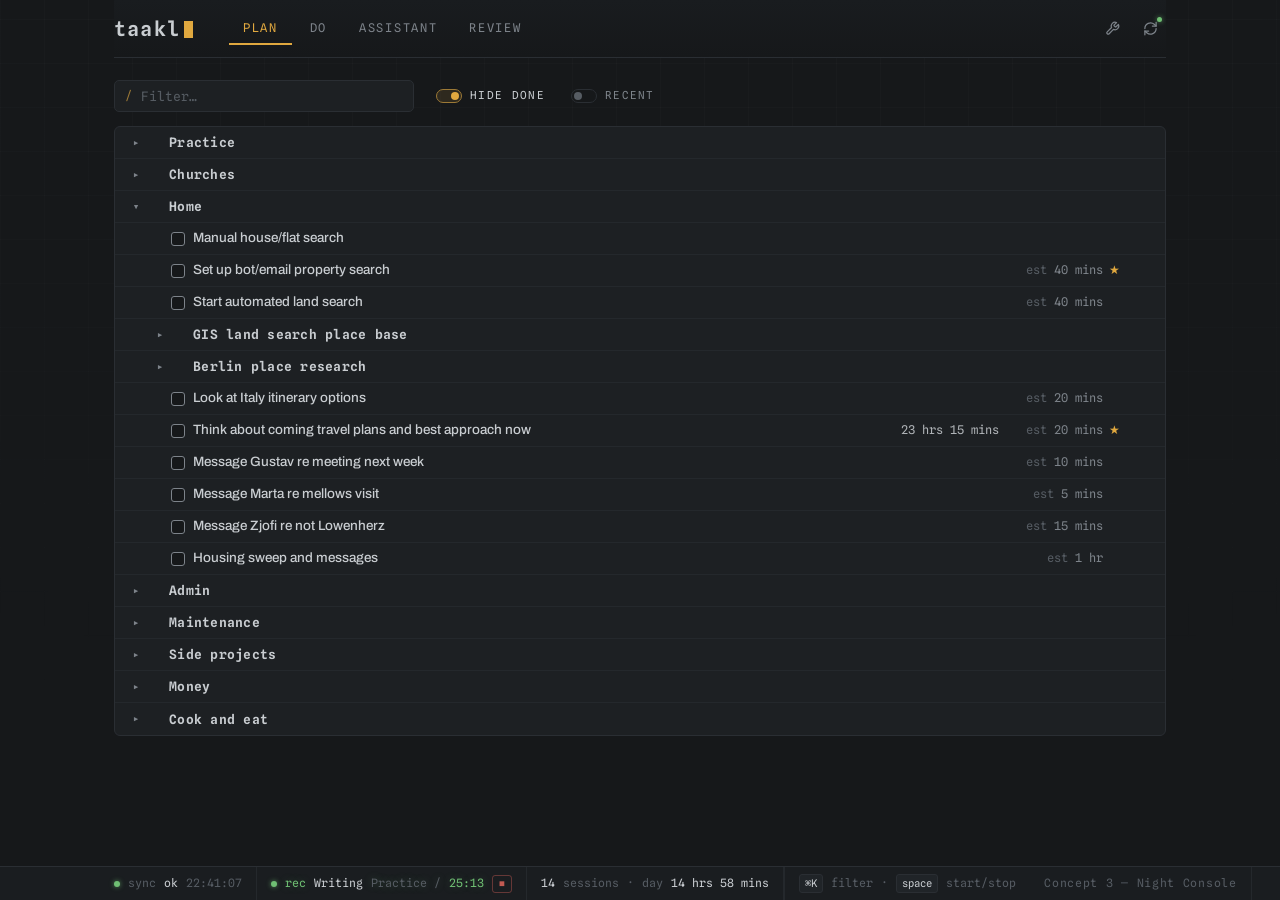
<file: mockups/concept-3-console.html>
<!DOCTYPE html>
<html lang="en">
<head>
<meta charset="UTF-8">
<meta name="viewport" content="width=device-width, initial-scale=1.0">
<title>Taakl — Concept 3: Night Console</title>
<link rel="preconnect" href="https://fonts.googleapis.com">
<link rel="preconnect" href="https://fonts.gstatic.com" crossorigin>
<link href="https://fonts.googleapis.com/css2?family=Archivo:wght@400;500;600&family=Spline+Sans+Mono:wght@400;500;600&display=swap" rel="stylesheet">
<style>
  :root {
    --bg:        #16181a;
    --panel:     #1d2023;
    --panel-2:   #202428;
    --line:      #2a2e33;
    --line-soft: #24282c;
    --text:      #c9cdd1;
    --muted:     #7d838a;
    --faint:     #565c63;
    --amber:     #e0a83f;
    --amber-dim: #9c7936;
    --green:     #6fbf73;
    --green-dim: rgba(111,191,115,.14);
    --red:       #c25a52;
    --mono: "Spline Sans Mono", ui-monospace, monospace;
    --sans: "Archivo", sans-serif;
    --row-h: 32px;
  }

  * { margin:0; padding:0; box-sizing:border-box; }

  html { color-scheme: dark; }

  body {
    background: var(--bg);
    color: var(--text);
    font-family: var(--sans);
    font-size: 14px;
    line-height: 1.4;
    min-height: 100vh;
    padding-bottom: 64px; /* room for status bar */
  }

  /* faint engineering grid — atmosphere only */
  body::before {
    content:"";
    position: fixed; inset: 0;
    pointer-events: none;
    background:
      repeating-linear-gradient(0deg,  rgba(201,205,209,.05) 0 1px, transparent 1px 44px),
      repeating-linear-gradient(90deg, rgba(201,205,209,.05) 0 1px, transparent 1px 44px);
    opacity: .45;
    mask-image: radial-gradient(120% 90% at 50% 0%, #000 30%, transparent 100%);
    -webkit-mask-image: radial-gradient(120% 90% at 50% 0%, #000 30%, transparent 100%);
    z-index: 0;
  }

  .shell {
    position: relative; z-index: 1;
    max-width: 1100px;
    margin: 0 auto;
    padding: 0 24px;
  }

  ::selection { background: rgba(224,168,63,.28); }

  button { font: inherit; color: inherit; background: none; border: none; cursor: pointer; }
  input  { font: inherit; color: inherit; }

  /* ======================= HEADER ======================= */
  header {
    display: flex; align-items: center; gap: 28px;
    height: 58px;
    border-bottom: 1px solid var(--line);
    background: linear-gradient(to bottom, #191c1f, var(--bg));
  }

  .wordmark {
    font-family: var(--mono);
    font-weight: 600;
    font-size: 20px;
    letter-spacing: .06em;
    color: var(--text);
    user-select: none;
  }
  .wordmark .tld { color: var(--amber); }
  .wordmark .cursor {
    display: inline-block;
    width: 9px; height: 17px;
    margin-left: 4px;
    vertical-align: -2px;
    background: var(--amber);
    animation: blink 1.6s steps(2, jump-none) infinite;
  }
  @keyframes blink { 50% { opacity: .12; } }

  nav { display: flex; gap: 4px; margin-left: 8px; }

  .nav-btn {
    font-family: var(--mono);
    font-size: 12px;
    text-transform: uppercase;
    letter-spacing: .14em;
    color: var(--muted);
    padding: 8px 14px 7px;
    border-bottom: 2px solid transparent;
    border-radius: 3px 3px 0 0;
    transition: color .15s, background .15s;
  }
  .nav-btn:hover { color: var(--text); background: rgba(255,255,255,.03); }
  .nav-btn.active {
    color: var(--amber);
    border-bottom-color: var(--amber);
  }
  .nav-btn:disabled { cursor: default; }
  .nav-btn:disabled:hover { color: var(--muted); background: none; }
  .nav-btn:focus-visible, .icon-btn:focus-visible {
    outline: 1px solid var(--amber); outline-offset: 2px;
  }

  .header-tools { margin-left: auto; display: flex; align-items: center; gap: 6px; }

  .icon-btn {
    width: 32px; height: 32px;
    display: grid; place-items: center;
    color: var(--muted);
    border-radius: 4px;
    position: relative;
    transition: color .15s, background .15s;
  }
  .icon-btn:hover { color: var(--text); background: rgba(255,255,255,.04); }
  .icon-btn svg { width: 15px; height: 15px; }

  .led {
    display: inline-block;
    width: 6px; height: 6px;
    border-radius: 50%;
    background: var(--faint);
    flex: none;
  }
  .led.green {
    background: var(--green);
    box-shadow: 0 0 5px rgba(111,191,115,.7);
  }
  .led.amber { background: var(--amber); box-shadow: 0 0 5px rgba(224,168,63,.6); }
  .led.pulse { animation: pulse 2s ease-in-out infinite; }
  @keyframes pulse { 50% { opacity: .45; box-shadow: 0 0 2px rgba(111,191,115,.3); } }

  .icon-btn .led { position: absolute; top: 4px; right: 4px; width: 5px; height: 5px; }

  /* ======================= VIEWS / PANELS ======================= */
  .view { display: none; padding-top: 22px; }
  .view.visible { display: block; }

  .panel {
    background: var(--panel);
    border: 1px solid var(--line);
    border-radius: 6px;
    overflow: hidden;
  }

  .mono { font-family: var(--mono); }

  .seclabel {
    font-family: var(--mono);
    font-size: 11px;
    font-weight: 500;
    text-transform: uppercase;
    letter-spacing: .18em;
    color: var(--muted);
  }

  /* row reveal */
  .animate .row, .animate .sec-head { animation: rise .34s cubic-bezier(.2,.7,.3,1) both; animation-delay: calc(var(--d, 0) * 26ms); }
  @keyframes rise {
    from { opacity: 0; transform: translateY(6px); }
    to   { opacity: 1; transform: none; }
  }
  @media (prefers-reduced-motion: reduce) {
    .animate .row, .animate .sec-head { animation: none; }
    .wordmark .cursor, .led.pulse { animation: none; }
  }

  /* ======================= PLAN: toolbar ======================= */
  .toolbar {
    display: flex; align-items: center; gap: 18px;
    margin-bottom: 14px;
  }

  .filter-wrap { position: relative; flex: 0 1 300px; }
  .filter-wrap .prompt {
    position: absolute; left: 11px; top: 50%; transform: translateY(-50%);
    font-family: var(--mono); font-size: 12px; color: var(--amber-dim);
    pointer-events: none;
  }
  .filter-input {
    width: 100%;
    height: 32px;
    background: var(--panel);
    border: 1px solid var(--line);
    border-radius: 5px;
    padding: 0 10px 0 26px;
    font-family: var(--mono); font-size: 13px;
    color: var(--text);
    transition: border-color .15s, box-shadow .15s;
  }
  .filter-input::placeholder { color: var(--faint); }
  .filter-input:focus {
    outline: none;
    border-color: var(--amber-dim);
    box-shadow: 0 0 0 3px rgba(224,168,63,.08);
  }

  .toggle {
    display: inline-flex; align-items: center; gap: 8px;
    font-family: var(--mono); font-size: 11px;
    text-transform: uppercase; letter-spacing: .12em;
    color: var(--muted);
    padding: 6px 4px;
    transition: color .15s;
  }
  .toggle:hover { color: var(--text); }
  .toggle .track {
    width: 26px; height: 14px;
    border-radius: 8px;
    border: 1px solid var(--line);
    background: var(--bg);
    position: relative;
    transition: background .15s, border-color .15s;
  }
  .toggle .track::after {
    content:"";
    position: absolute; top: 2px; left: 2px;
    width: 8px; height: 8px; border-radius: 50%;
    background: var(--faint);
    transition: left .15s, background .15s;
  }
  .toggle[aria-pressed="true"] { color: var(--text); }
  .toggle[aria-pressed="true"] .track { border-color: var(--amber-dim); background: rgba(224,168,63,.12); }
  .toggle[aria-pressed="true"] .track::after { left: 14px; background: var(--amber); }

  /* ======================= TREE ROWS ======================= */
  .row {
    display: grid;
    grid-template-columns: 22px 22px minmax(0,1fr) 118px 104px 22px 34px;
    align-items: center;
    height: var(--row-h);
    padding-left: calc(10px + var(--lvl, 0) * 24px);
    padding-right: 6px;
    border-bottom: 1px solid var(--line-soft);
    transition: background .12s;
  }
  .panel > .row:last-child, .section .row:last-child { border-bottom: none; }
  .row:hover { background: var(--panel-2); }

  .disclose {
    font-family: var(--mono); font-size: 11px;
    color: var(--muted);
    width: 22px; height: 22px;
    display: grid; place-items: center;
    border-radius: 3px;
  }
  .disclose:hover { color: var(--amber); background: rgba(255,255,255,.04); }

  .checkbox {
    width: 14px; height: 14px;
    border: 1px solid var(--muted);
    border-radius: 3px;
    display: grid; place-items: center;
    font-family: var(--mono); font-size: 10px; line-height: 1;
    color: transparent;
    background: var(--bg);
    justify-self: start;
    transition: border-color .12s, background .12s, color .12s;
  }
  .checkbox:hover { border-color: var(--amber); }
  .row.done .checkbox {
    border-color: var(--faint);
    background: var(--panel-2);
    color: var(--muted);
  }

  .row-name {
    font-weight: 500;
    font-size: 13.5px;
    color: var(--text);
    white-space: nowrap; overflow: hidden; text-overflow: ellipsis;
    padding-right: 12px;
  }
  .row.folder .row-name {
    font-family: var(--mono);
    font-weight: 600;
    font-size: 13px;
    letter-spacing: .02em;
  }
  .row.done .row-name {
    color: var(--faint);
    text-decoration: line-through;
    text-decoration-color: rgba(125,131,138,.55);
  }
  .row-name .tag { color: var(--muted); font-weight: 400; }

  .t-logged, .t-est {
    font-family: var(--mono);
    font-size: 12px;
    text-align: right;
    white-space: nowrap;
    font-variant-numeric: tabular-nums;
  }
  .t-logged { color: var(--text); opacity: .85; }
  .t-est { color: var(--muted); }
  .t-est .k, .t-logged .k { color: var(--faint); }

  .star { text-align: center; font-size: 12px; color: var(--amber); }

  .play {
    width: 26px; height: 22px;
    display: grid; place-items: center;
    justify-self: end;
    font-family: var(--mono); font-size: 9px;
    color: var(--amber);
    border: 1px solid transparent;
    border-radius: 4px;
    opacity: 0;
    transition: opacity .12s, background .12s, border-color .12s;
  }
  .row:hover .play { opacity: 1; border-color: var(--amber-dim); }
  .play:hover { background: rgba(224,168,63,.14); }
  .row.folder .play, .row.done .play { visibility: hidden; }

  /* ======================= DO VIEW ======================= */
  .do-head {
    display: flex; align-items: baseline; gap: 14px;
    margin-bottom: 14px;
  }
  .do-head h1 {
    font-family: var(--mono);
    font-size: 19px; font-weight: 600;
    letter-spacing: .04em;
  }
  .do-head .date { font-family: var(--mono); font-size: 12px; color: var(--muted); letter-spacing: .08em; }

  .add-wrap { position: relative; margin-bottom: 18px; }
  .add-wrap .prompt {
    position: absolute; left: 13px; top: 50%; transform: translateY(-50%);
    font-family: var(--mono); font-size: 13px; color: var(--amber);
    pointer-events: none;
  }
  .add-input {
    width: 100%; height: 38px;
    background: var(--panel);
    border: 1px solid var(--line);
    border-radius: 6px;
    padding: 0 12px 0 32px;
    font-family: var(--mono); font-size: 13px;
    color: var(--text);
    transition: border-color .15s, box-shadow .15s;
  }
  .add-input::placeholder { color: var(--faint); }
  .add-input:focus {
    outline: none;
    border-color: var(--amber-dim);
    box-shadow: 0 0 0 3px rgba(224,168,63,.08);
  }

  .section { margin-bottom: 16px; }

  .sec-head {
    display: flex; align-items: center; gap: 10px;
    height: 34px;
    padding: 0 12px;
    background: var(--panel-2);
    border-bottom: 1px solid var(--line);
  }
  .sec-head .seclabel { color: var(--amber); }
  .sec-head .seclabel.plain { color: var(--muted); }
  .sec-totals {
    margin-left: auto;
    font-family: var(--mono); font-size: 11.5px;
    color: var(--muted);
    font-variant-numeric: tabular-nums;
  }
  .sec-totals b { color: var(--text); font-weight: 500; }

  .do-row {
    grid-template-columns: 22px minmax(0,1fr) auto 34px;
    padding-left: 12px;
  }
  .do-meta {
    font-family: var(--mono); font-size: 11.5px;
    color: var(--muted);
    white-space: nowrap;
    text-align: right;
    padding-right: 12px;
    font-variant-numeric: tabular-nums;
  }
  .do-meta .path { color: var(--faint); }
  .do-meta .sep { color: var(--faint); padding: 0 4px; }
  .row.done .do-meta, .row.done .do-meta .path { color: var(--faint); }

  /* the live row */
  .row.active-track {
    background: linear-gradient(to right, var(--green-dim), rgba(111,191,115,.04) 55%, transparent);
    box-shadow: inset 2px 0 0 var(--green);
    border-bottom-color: rgba(111,191,115,.18);
  }
  .row.active-track:hover { background: linear-gradient(to right, rgba(111,191,115,.18), rgba(111,191,115,.05) 55%, transparent); }
  .row.active-track .row-name { color: #dfe4e2; }
  .track-live {
    display: inline-flex; align-items: center; gap: 7px;
    font-family: var(--mono); font-size: 12px; font-weight: 500;
    color: var(--green);
    text-shadow: 0 0 8px rgba(111,191,115,.35);
    font-variant-numeric: tabular-nums;
  }
  .stop-btn {
    width: 26px; height: 22px;
    display: grid; place-items: center;
    justify-self: end;
    font-size: 8px;
    color: var(--red);
    border: 1px solid rgba(194,90,82,.45);
    border-radius: 4px;
    transition: background .12s, border-color .12s;
  }
  .stop-btn:hover { background: rgba(194,90,82,.16); border-color: var(--red); }

  /* ======================= STATUS BAR ======================= */
  .statusbar {
    position: fixed; left: 0; right: 0; bottom: 0;
    height: 34px;
    background: #1a1d20;
    border-top: 1px solid var(--line);
    display: flex; align-items: stretch;
    font-family: var(--mono); font-size: 11.5px;
    color: var(--muted);
    z-index: 10;
    font-variant-numeric: tabular-nums;
  }
  .sb-inner {
    max-width: 1100px; width: 100%;
    margin: 0 auto; padding: 0 24px;
    display: flex; align-items: stretch;
  }
  .sb-seg {
    display: flex; align-items: center; gap: 8px;
    padding: 0 14px;
    border-right: 1px solid var(--line-soft);
    white-space: nowrap;
  }
  .sb-seg:first-child { padding-left: 0; }
  .sb-seg.grow { margin-left: auto; border-right: none; border-left: 1px solid var(--line-soft); }
  .sb-seg .k { color: var(--faint); }
  .sb-seg .v { color: var(--text); }
  .sb-rec { color: var(--green); text-shadow: 0 0 8px rgba(111,191,115,.3); }
  .sb-rec .task { color: var(--text); text-shadow: none; }
  .sb-stop {
    font-size: 8px; color: var(--red);
    width: 20px; height: 18px;
    display: grid; place-items: center;
    border: 1px solid rgba(194,90,82,.45); border-radius: 3px;
  }
  .sb-stop:hover { background: rgba(194,90,82,.16); border-color: var(--red); }
  .sb-keys .key {
    color: var(--text);
    background: var(--panel-2);
    border: 1px solid var(--line);
    border-radius: 3px;
    padding: 1px 5px;
    font-size: 10.5px;
  }
  .sb-concept { color: var(--faint); letter-spacing: .06em; }

  /* ======================= RESPONSIVE ======================= */
  @media (max-width: 980px) {
    .sb-keys { display: none; }
    .row { grid-template-columns: 22px 22px minmax(0,1fr) 100px 92px 20px 32px; }
  }
  @media (max-width: 860px) {
    header { gap: 14px; }
    .toolbar { flex-wrap: wrap; gap: 10px 16px; }
    .sb-seg { padding: 0 10px; }
    .sb-nodes { display: none; }
    .do-meta .path { display: none; }
  }
</style>
</head>
<body>

<div class="shell">

  <!-- ======================= HEADER ======================= -->
  <header>
    <div class="wordmark">taakl<span class="tld"></span><span class="cursor"></span></div>
    <nav>
      <button class="nav-btn active" id="tab-plan" onclick="setTab('plan')">Plan</button>
      <button class="nav-btn" id="tab-do" onclick="setTab('do')">Do</button>
      <button class="nav-btn" disabled>Assistant</button>
      <button class="nav-btn" disabled>Review</button>
    </nav>
    <div class="header-tools">
      <button class="icon-btn" title="Settings" aria-label="Settings">
        <svg viewBox="0 0 24 24" fill="none" stroke="currentColor" stroke-width="2" stroke-linecap="round" stroke-linejoin="round"><path d="M14.7 6.3a1 1 0 0 0 0 1.4l1.6 1.6a1 1 0 0 0 1.4 0l3.77-3.77a6 6 0 0 1-7.94 7.94l-6.91 6.91a2.12 2.12 0 0 1-3-3l6.91-6.91a6 6 0 0 1 7.94-7.94l-3.76 3.76z"/></svg>
      </button>
      <button class="icon-btn" title="Sync — up to date" aria-label="Sync">
        <svg viewBox="0 0 24 24" fill="none" stroke="currentColor" stroke-width="2" stroke-linecap="round" stroke-linejoin="round"><path d="M21 2v6h-6"/><path d="M3 12a9 9 0 0 1 15-6.7L21 8"/><path d="M3 22v-6h6"/><path d="M21 12a9 9 0 0 1-15 6.7L3 16"/></svg>
        <span class="led green"></span>
      </button>
    </div>
  </header>

  <!-- ======================= PLAN VIEW ======================= -->
  <main class="view visible animate" id="view-plan">

    <div class="toolbar">
      <div class="filter-wrap">
        <span class="prompt">/</span>
        <input class="filter-input" type="text" placeholder="Filter&hellip;" aria-label="Filter tasks">
      </div>
      <button class="toggle" aria-pressed="true" onclick="flipToggle(this)"><span class="track"></span>Hide done</button>
      <button class="toggle" aria-pressed="false" onclick="flipToggle(this)"><span class="track"></span>Recent</button>
    </div>

    <div class="panel" id="tree">
      <!-- top-level collapsed folders -->
      <div class="row folder" style="--d:0"><button class="disclose">&#9656;</button><span></span><span class="row-name">Practice</span><span class="t-logged"></span><span class="t-est"></span><span class="star"></span><button class="play">&#9654;</button></div>
      <div class="row folder" style="--d:1"><button class="disclose">&#9656;</button><span></span><span class="row-name">Churches</span><span class="t-logged"></span><span class="t-est"></span><span class="star"></span><button class="play">&#9654;</button></div>

      <!-- Home, expanded -->
      <div class="row folder" style="--d:2"><button class="disclose">&#9662;</button><span></span><span class="row-name">Home</span><span class="t-logged"></span><span class="t-est"></span><span class="star"></span><button class="play">&#9654;</button></div>

      <div class="row" style="--d:3;--lvl:1"><span></span><button class="checkbox" onclick="toggleDone(this)">&#10003;</button><span class="row-name">Manual house/flat search</span><span class="t-logged"></span><span class="t-est"></span><span class="star"></span><button class="play">&#9654;</button></div>
      <div class="row" style="--d:4;--lvl:1"><span></span><button class="checkbox" onclick="toggleDone(this)">&#10003;</button><span class="row-name">Set up bot/email property search</span><span class="t-logged"></span><span class="t-est"><span class="k">est</span> 40 mins</span><span class="star">&#9733;</span><button class="play">&#9654;</button></div>
      <div class="row" style="--d:5;--lvl:1"><span></span><button class="checkbox" onclick="toggleDone(this)">&#10003;</button><span class="row-name">Start automated land search</span><span class="t-logged"></span><span class="t-est"><span class="k">est</span> 40 mins</span><span class="star"></span><button class="play">&#9654;</button></div>

      <div class="row folder" style="--d:6;--lvl:1"><button class="disclose">&#9656;</button><span></span><span class="row-name">GIS land search place base</span><span class="t-logged"></span><span class="t-est"></span><span class="star"></span><button class="play">&#9654;</button></div>
      <div class="row folder" style="--d:7;--lvl:1"><button class="disclose">&#9656;</button><span></span><span class="row-name">Berlin place research</span><span class="t-logged"></span><span class="t-est"></span><span class="star"></span><button class="play">&#9654;</button></div>

      <div class="row" style="--d:8;--lvl:1"><span></span><button class="checkbox" onclick="toggleDone(this)">&#10003;</button><span class="row-name">Look at Italy itinerary options</span><span class="t-logged"></span><span class="t-est"><span class="k">est</span> 20 mins</span><span class="star"></span><button class="play">&#9654;</button></div>
      <div class="row" style="--d:9;--lvl:1"><span></span><button class="checkbox" onclick="toggleDone(this)">&#10003;</button><span class="row-name">Think about coming travel plans and best approach now</span><span class="t-logged">23 hrs 15 mins</span><span class="t-est"><span class="k">est</span> 20 mins</span><span class="star">&#9733;</span><button class="play">&#9654;</button></div>
      <div class="row" style="--d:10;--lvl:1"><span></span><button class="checkbox" onclick="toggleDone(this)">&#10003;</button><span class="row-name">Message Gustav re meeting next week</span><span class="t-logged"></span><span class="t-est"><span class="k">est</span> 10 mins</span><span class="star"></span><button class="play">&#9654;</button></div>
      <div class="row" style="--d:11;--lvl:1"><span></span><button class="checkbox" onclick="toggleDone(this)">&#10003;</button><span class="row-name">Message Marta re mellows visit</span><span class="t-logged"></span><span class="t-est"><span class="k">est</span> 5 mins</span><span class="star"></span><button class="play">&#9654;</button></div>
      <div class="row" style="--d:12;--lvl:1"><span></span><button class="checkbox" onclick="toggleDone(this)">&#10003;</button><span class="row-name">Message Zjofi re not Lowenherz</span><span class="t-logged"></span><span class="t-est"><span class="k">est</span> 15 mins</span><span class="star"></span><button class="play">&#9654;</button></div>
      <div class="row" style="--d:13;--lvl:1"><span></span><button class="checkbox" onclick="toggleDone(this)">&#10003;</button><span class="row-name">Housing sweep and messages</span><span class="t-logged"></span><span class="t-est"><span class="k">est</span> 1 hr</span><span class="star"></span><button class="play">&#9654;</button></div>

      <!-- remaining top-level collapsed folders -->
      <div class="row folder" style="--d:14"><button class="disclose">&#9656;</button><span></span><span class="row-name">Admin</span><span class="t-logged"></span><span class="t-est"></span><span class="star"></span><button class="play">&#9654;</button></div>
      <div class="row folder" style="--d:15"><button class="disclose">&#9656;</button><span></span><span class="row-name">Maintenance</span><span class="t-logged"></span><span class="t-est"></span><span class="star"></span><button class="play">&#9654;</button></div>
      <div class="row folder" style="--d:16"><button class="disclose">&#9656;</button><span></span><span class="row-name">Side projects</span><span class="t-logged"></span><span class="t-est"></span><span class="star"></span><button class="play">&#9654;</button></div>
      <div class="row folder" style="--d:17"><button class="disclose">&#9656;</button><span></span><span class="row-name">Money</span><span class="t-logged"></span><span class="t-est"></span><span class="star"></span><button class="play">&#9654;</button></div>
      <div class="row folder" style="--d:18"><button class="disclose">&#9656;</button><span></span><span class="row-name">Cook and eat</span><span class="t-logged"></span><span class="t-est"></span><span class="star"></span><button class="play">&#9654;</button></div>
    </div>

  </main>

  <!-- ======================= DO VIEW ======================= -->
  <main class="view" id="view-do">

    <div class="do-head">
      <h1>Today</h1>
      <span class="date">TUE 2026-09-23</span>
    </div>

    <div class="add-wrap">
      <span class="prompt">&gt;</span>
      <input class="add-input" type="text" placeholder="Add new task (/ to choose folder)" aria-label="Add new task">
    </div>

    <!-- Morning -->
    <div class="panel section">
      <div class="sec-head" style="--d:0">
        <span class="led amber"></span>
        <span class="seclabel">Morning</span>
        <span class="sec-totals"><span>est</span> <b>30 mins</b> &nbsp;|&nbsp; <span>logged</span> <b>6 hrs 3 mins</b></span>
      </div>
      <div class="row do-row done" style="--d:1"><button class="checkbox" onclick="toggleDone(this)">&#10003;</button><span class="row-name">Meditate <span class="tag">#morning #daily</span> (20m)</span><span class="do-meta"><span class="path">Practice</span><span class="sep">|</span>1 hr 2 mins</span><button class="play">&#9654;</button></div>
      <div class="row do-row done" style="--d:2"><button class="checkbox" onclick="toggleDone(this)">&#10003;</button><span class="row-name">Sun salutations/yoga/movement <span class="tag">#daily #morning</span> (15m)</span><span class="do-meta"><span class="path">Practice</span><span class="sep">|</span>3 hrs 50 mins</span><button class="play">&#9654;</button></div>
      <div class="row do-row active-track" style="--d:3">
        <button class="checkbox" onclick="toggleDone(this)">&#10003;</button>
        <span class="row-name">Writing <span class="tag">#morning #daily</span></span>
        <span class="do-meta">
          <span class="track-live"><span class="led green pulse"></span><span data-elapsed>25:12</span></span>
          <span class="sep">&nbsp;</span>
          <span class="path">Practice</span><span class="sep">|</span>10 mins<span class="sep">|</span>est 30 mins
        </span>
        <button class="stop-btn" title="Stop session" onclick="return false">&#9632;</button>
      </div>
      <div class="row do-row done" style="--d:4"><button class="checkbox" onclick="toggleDone(this)">&#10003;</button><span class="row-name">Exercise for at least 20 minutes <span class="tag">#daily #morning</span></span><span class="do-meta"><span class="path">Practice</span><span class="sep">|</span>29 mins<span class="sep">|</span>est 20 mins</span><button class="play">&#9654;</button></div>
      <div class="row do-row done" style="--d:5"><button class="checkbox" onclick="toggleDone(this)">&#10003;</button><span class="row-name">Make plan for the day <span class="tag">#morning #daily</span></span><span class="do-meta"><span class="path">Practice</span><span class="sep">|</span>30 mins<span class="sep">|</span>est 10 mins</span><button class="play">&#9654;</button></div>
    </div>

    <!-- Starred -->
    <div class="panel section">
      <div class="sec-head" style="--d:6">
        <span class="star" style="font-size:11px">&#9733;</span>
        <span class="seclabel">Starred</span>
        <span class="sec-totals"><span>est</span> <b>2 hrs 15 mins</b> &nbsp;|&nbsp; <span>logged</span> <b>8 hrs 55 mins</b></span>
      </div>
      <div class="row do-row done" style="--d:7"><button class="checkbox" onclick="toggleDone(this)">&#10003;</button><span class="row-name">Have shower</span><span class="do-meta"><span class="path">Maintenance</span><span class="sep">|</span>12 mins</span><button class="play">&#9654;</button></div>
      <div class="row do-row done" style="--d:8"><button class="checkbox" onclick="toggleDone(this)">&#10003;</button><span class="row-name">Order food</span><span class="do-meta"><span class="path">Maintenance</span><span class="sep">|</span>12 mins</span><button class="play">&#9654;</button></div>
      <div class="row do-row" style="--d:9"><button class="checkbox" onclick="toggleDone(this)">&#10003;</button><span class="row-name">Get bedding from car</span><span class="do-meta"><span class="path">Home</span><span class="sep">|</span>est 10 mins</span><button class="play">&#9654;</button></div>
      <div class="row do-row" style="--d:10"><button class="checkbox" onclick="toggleDone(this)">&#10003;</button><span class="row-name">Edit and send funding pitch to Jan or other (3 pomos)</span><span class="do-meta"><span class="path">Churches</span><span class="sep">|</span>est 25 mins</span><button class="play">&#9654;</button></div>
      <div class="row do-row done" style="--d:11"><button class="checkbox" onclick="toggleDone(this)">&#10003;</button><span class="row-name">Message council re Valeria invite</span><span class="do-meta"><span class="path">Churches &gt; Berlin</span><span class="sep">|</span>2 mins<span class="sep">|</span>est 5 mins</span><button class="play">&#9654;</button></div>
    </div>

    <!-- Evening -->
    <div class="panel section">
      <div class="sec-head" style="--d:12">
        <span class="led"></span>
        <span class="seclabel plain">Evening</span>
        <span class="sec-totals"><span>est</span> <b>25 mins</b></span>
      </div>
      <div class="row do-row" style="--d:13"><button class="checkbox" onclick="toggleDone(this)">&#10003;</button><span class="row-name">Review day and plan tomorrow <span class="tag">#evening #daily</span></span><span class="do-meta">est 15 mins</span><button class="play">&#9654;</button></div>
      <div class="row do-row" style="--d:14"><button class="checkbox" onclick="toggleDone(this)">&#10003;</button><span class="row-name">Read fiction <span class="tag">#evening</span></span><span class="do-meta">est 10 mins</span><button class="play">&#9654;</button></div>
    </div>

  </main>
</div>

<!-- ======================= STATUS BAR ======================= -->
<footer class="statusbar">
  <div class="sb-inner">
    <div class="sb-seg">
      <span class="led green"></span>
      <span class="k">sync</span><span class="v">ok</span><span class="k">22:41:07</span>
    </div>
    <div class="sb-seg sb-rec">
      <span class="led green pulse"></span>
      <span>rec</span>
      <span class="task">Writing</span>
      <span class="k">Practice /</span>
      <span data-elapsed>25:12</span>
      <button class="sb-stop" title="Stop session">&#9632;</button>
    </div>
    <div class="sb-seg sb-nodes">
      <span class="v">14</span><span class="k">sessions</span>
      <span class="k">&middot;</span>
      <span class="k">day</span><span class="v">14 hrs 58 mins</span>
    </div>
    <div class="sb-seg sb-keys grow">
      <span class="key">&#8984;K</span><span class="k">filter</span>
      <span class="k">&middot;</span>
      <span class="key">space</span><span class="k">start/stop</span>
    </div>
    <div class="sb-seg sb-concept">Concept 3 &mdash; Night Console</div>
  </div>
</footer>

<script>
  // ---- tab switching -------------------------------------------------
  function setTab(name) {
    var plan = document.getElementById('view-plan');
    var doV  = document.getElementById('view-do');
    var show = name === 'plan' ? plan : doV;
    var hide = name === 'plan' ? doV : plan;
    hide.classList.remove('visible', 'animate');
    show.classList.remove('animate');
    show.classList.add('visible');
    void show.offsetWidth;           // restart the staggered reveal
    show.classList.add('animate');
    document.getElementById('tab-plan').classList.toggle('active', name === 'plan');
    document.getElementById('tab-do').classList.toggle('active', name === 'do');
  }

  // ---- toolbar toggles ----------------------------------------------
  function flipToggle(btn) {
    btn.setAttribute('aria-pressed', btn.getAttribute('aria-pressed') === 'true' ? 'false' : 'true');
  }

  // ---- checkbox toggles done styling --------------------------------
  function toggleDone(box) {
    var row = box.closest('.row');
    if (row) row.classList.toggle('done');
  }

  // ---- live session timer -------------------------------------------
  var elapsed = 25 * 60 + 12;        // 25:12
  function fmt(s) {
    var h = Math.floor(s / 3600), m = Math.floor((s % 3600) / 60), sec = s % 60;
    function p(n) { return (n < 10 ? '0' : '') + n; }
    return h > 0 ? h + ':' + p(m) + ':' + p(sec) : m + ':' + p(sec);
  }
  function tick() {
    elapsed++;
    var t = fmt(elapsed);
    var els = document.querySelectorAll('[data-elapsed]');
    for (var i = 0; i < els.length; i++) els[i].textContent = t;
    document.title = t + ' ▶ Writing — Taakl';
  }
  setInterval(tick, 1000);
</script>

</body>
</html>
</file>
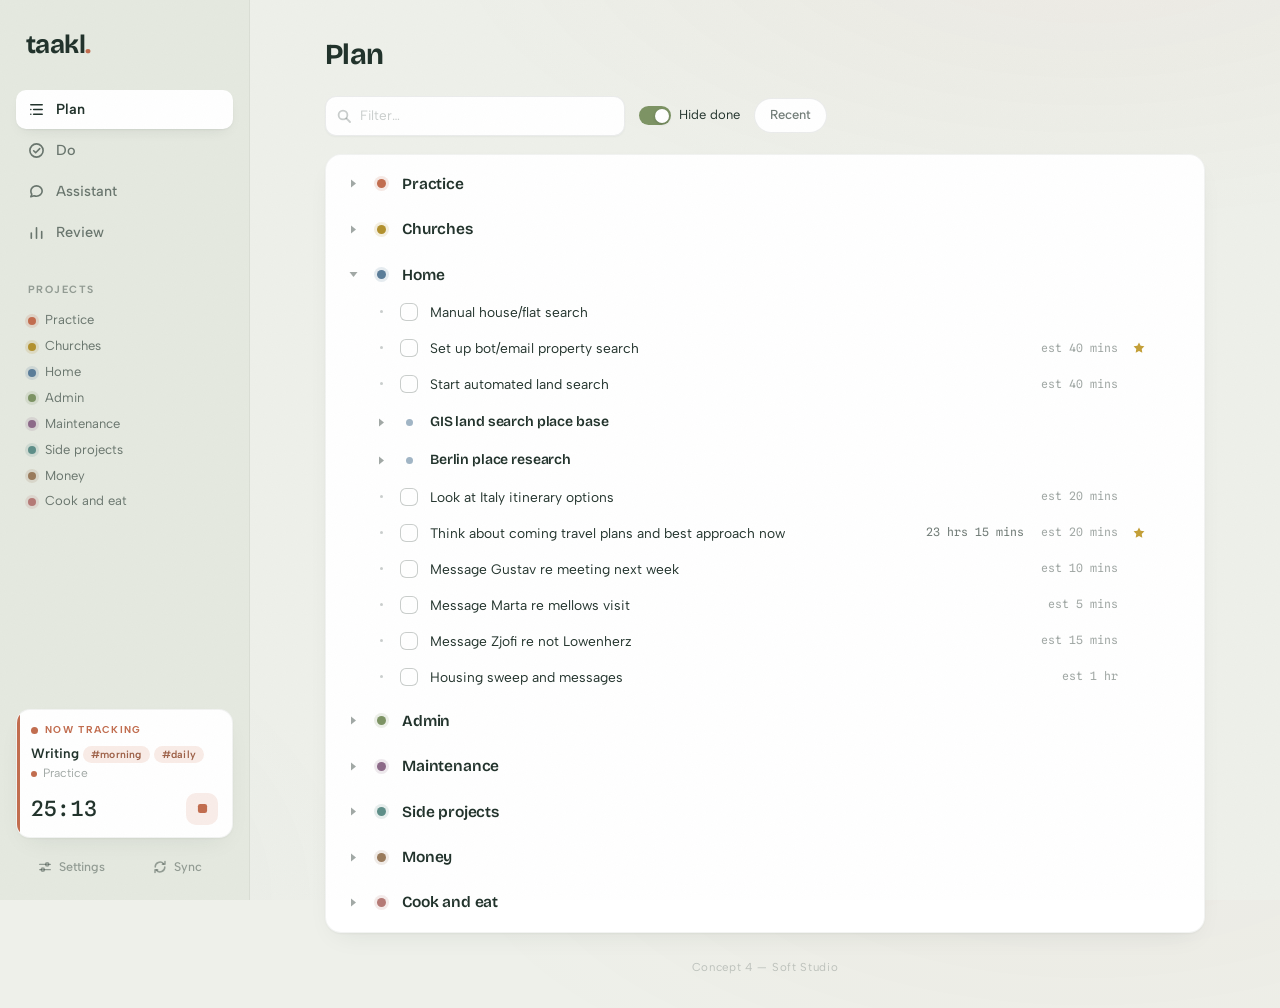
<file: mockups/concept-4-studio.html>
<!DOCTYPE html>
<html lang="en">
<head>
<meta charset="UTF-8">
<meta name="viewport" content="width=device-width, initial-scale=1.0">
<title>Taakl — Concept 4 · Soft Studio</title>
<link rel="preconnect" href="https://fonts.googleapis.com">
<link rel="preconnect" href="https://fonts.gstatic.com" crossorigin>
<link href="https://fonts.googleapis.com/css2?family=Bricolage+Grotesque:opsz,wght@12..96,500;12..96,600;12..96,700&family=Albert+Sans:ital,wght@0,400;0,500;0,600;0,700;1,400&family=Spline+Sans+Mono:wght@400;500;600&display=swap" rel="stylesheet">
<style>
/* ================================================================
   Concept 4 — "Soft Studio"
   Calm crafted studio tool. Sage-mist ground, pine-ink text,
   white cards, muted per-project hues, Bricolage + Albert Sans.
   ================================================================ */
:root{
  --bg:#eef0ea;
  --bg-deep:#e5e9e0;
  --ink:#22332c;
  --ink-soft:rgba(34,51,44,.64);
  --ink-faint:rgba(34,51,44,.42);
  --ink-ghost:rgba(34,51,44,.24);
  --line:rgba(34,51,44,.09);
  --line-soft:rgba(34,51,44,.06);
  --card:#ffffff;
  --star:#c19b2e;
  /* project palette — muted, harmonious */
  --terra:#c26d4f;   /* Practice */
  --ochre:#b3922f;   /* Churches */
  --slate:#5b7d99;   /* Home */
  --moss:#7d9464;    /* Admin */
  --plum:#8d6a89;    /* Maintenance */
  --teal:#5e8f89;    /* Side projects */
  --copper:#9a7b5c;  /* Money */
  --rose:#b57a76;    /* Cook and eat */
  --neutral:#7f8b7f;
  --radius:14px;
  --shadow-card:0 1px 2px rgba(34,51,44,.05), 0 10px 28px -12px rgba(34,51,44,.10);
  --shadow-lift:0 2px 4px rgba(34,51,44,.06), 0 14px 32px -10px rgba(34,51,44,.14);
  --font-display:"Bricolage Grotesque", "Albert Sans", sans-serif;
  --font-ui:"Albert Sans", sans-serif;
  --font-mono:"Spline Sans Mono", ui-monospace, monospace;
}

*{box-sizing:border-box;margin:0;padding:0}
html{height:100%}
body{
  min-height:100%;
  background:var(--bg);
  background-image:
    radial-gradient(1100px 500px at 85% -8%, rgba(194,109,79,.045), transparent 60%),
    radial-gradient(900px 600px at -10% 100%, rgba(91,125,153,.05), transparent 55%);
  color:var(--ink);
  font-family:var(--font-ui);
  font-size:14px;
  line-height:1.45;
  -webkit-font-smoothing:antialiased;
}
/* soft paper grain */
body::after{
  content:"";position:fixed;inset:0;pointer-events:none;z-index:60;opacity:.30;
  background-image:url("data:image/svg+xml,%3Csvg xmlns='http://www.w3.org/2000/svg' width='140' height='140'%3E%3Cfilter id='n'%3E%3CfeTurbulence type='fractalNoise' baseFrequency='0.9' numOctaves='2'/%3E%3CfeColorMatrix values='0 0 0 0 0.13 0 0 0 0 0.2 0 0 0 0 0.17 0 0 0 0.05 0'/%3E%3C/filter%3E%3Crect width='140' height='140' filter='url(%23n)'/%3E%3C/svg%3E");
}
button{font:inherit;color:inherit;background:none;border:none;cursor:pointer}
input{font:inherit;color:inherit}
svg{display:block}

/* project hue plumbing */
.p-practice{--pc:var(--terra)} .p-churches{--pc:var(--ochre)}
.p-home{--pc:var(--slate)}     .p-admin{--pc:var(--moss)}
.p-maint{--pc:var(--plum)}     .p-side{--pc:var(--teal)}
.p-money{--pc:var(--copper)}   .p-cook{--pc:var(--rose)}

/* ---------------------------------------------------------------
   Layout: fixed sidebar + fluid main
   --------------------------------------------------------------- */
.app{display:flex;min-height:100vh}
.sidebar{
  width:250px;flex:0 0 250px;
  position:sticky;top:0;align-self:flex-start;height:100vh;
  display:flex;flex-direction:column;
  background:var(--bg-deep);
  border-right:1px solid var(--line-soft);
  padding:26px 16px 16px;
}
.main{
  flex:1;min-width:0;
  padding:34px 44px 28px;
  display:flex;flex-direction:column;
}
.content{width:100%;max-width:880px;margin:0 auto;flex:1}

/* ---------------------------------------------------------------
   Sidebar
   --------------------------------------------------------------- */
.wordmark{
  font-family:var(--font-display);font-weight:700;font-size:26px;
  letter-spacing:-.02em;padding:0 10px;margin-bottom:26px;
}
.wordmark .tick{color:var(--terra)}

.nav{display:flex;flex-direction:column;gap:2px}
.nav-item{
  display:flex;align-items:center;gap:11px;
  padding:9px 12px;border-radius:10px;
  font-weight:500;font-size:14.5px;color:var(--ink-soft);
  transition:background .18s ease, color .18s ease, box-shadow .18s ease;
  text-align:left;
}
.nav-item svg{width:17px;height:17px;flex:0 0 17px;stroke:currentColor;fill:none;stroke-width:1.7;stroke-linecap:round;stroke-linejoin:round}
.nav-item:hover{background:rgba(255,255,255,.55);color:var(--ink)}
.nav-item.active{
  background:var(--card);color:var(--ink);font-weight:600;
  box-shadow:0 1px 2px rgba(34,51,44,.06), 0 6px 16px -8px rgba(34,51,44,.14);
}
.nav-item.inert{opacity:.62}
.nav-item:focus-visible{outline:2px solid var(--slate);outline-offset:2px}

.legend{margin-top:30px;padding:0 12px}
.legend-title{
  font-size:10.5px;font-weight:700;letter-spacing:.14em;text-transform:uppercase;
  color:var(--ink-faint);margin-bottom:11px;
}
.legend-item{
  display:flex;align-items:center;gap:9px;
  font-size:13px;color:var(--ink-soft);padding:3.5px 0;
}
.legend-item .dot{width:8px;height:8px;border-radius:50%;background:var(--pc);flex:0 0 8px;box-shadow:0 0 0 3px color-mix(in oklab, var(--pc) 16%, transparent)}

.side-bottom{margin-top:auto;display:flex;flex-direction:column;gap:12px}

/* now-tracking card — pinned in sidebar, visible in both views */
.track-card{
  background:var(--card);border-radius:var(--radius);
  padding:13px 14px 12px;box-shadow:var(--shadow-card);
  border:1px solid var(--line-soft);
  position:relative;overflow:hidden;
}
.track-card::before{content:"";position:absolute;left:0;top:0;bottom:0;width:3px;background:var(--terra);border-radius:3px 0 0 3px}
.track-label{
  display:flex;align-items:center;gap:7px;
  font-size:10px;font-weight:700;letter-spacing:.13em;text-transform:uppercase;
  color:var(--terra);margin-bottom:7px;
}
.pulse{width:7px;height:7px;border-radius:50%;background:var(--terra);animation:pulse 1.8s ease-in-out infinite}
@keyframes pulse{0%,100%{box-shadow:0 0 0 0 rgba(194,109,79,.45)}55%{box-shadow:0 0 0 6px rgba(194,109,79,0)}}
.track-name{font-weight:600;font-size:13.5px;line-height:1.35;margin-bottom:3px}
.track-path{display:flex;align-items:center;gap:6px;font-size:12px;color:var(--ink-faint);margin-bottom:10px}
.track-path .dot{width:6px;height:6px;border-radius:50%;background:var(--terra)}
.track-foot{display:flex;align-items:center;justify-content:space-between}
.track-time{font-family:var(--font-mono);font-size:21px;font-weight:500;letter-spacing:.01em;font-variant-numeric:tabular-nums}
.stop-btn{
  width:32px;height:32px;border-radius:10px;
  background:color-mix(in oklab, var(--terra) 12%, #fff);
  color:var(--terra);display:grid;place-items:center;
  transition:background .15s ease, transform .15s ease;
}
.stop-btn:hover{background:color-mix(in oklab, var(--terra) 22%, #fff);transform:scale(1.06)}
.stop-btn svg{width:11px;height:11px;fill:currentColor}

.side-utils{display:flex;gap:2px;padding:0 4px}
.util-btn{
  flex:1;display:flex;align-items:center;justify-content:center;gap:7px;
  padding:8px 6px;border-radius:9px;font-size:12.5px;font-weight:500;
  color:var(--ink-faint);transition:background .15s ease,color .15s ease;
}
.util-btn:hover{background:rgba(255,255,255,.6);color:var(--ink)}
.util-btn svg{width:14px;height:14px;stroke:currentColor;fill:none;stroke-width:1.7;stroke-linecap:round;stroke-linejoin:round}

/* ---------------------------------------------------------------
   Views + entrance choreography
   --------------------------------------------------------------- */
.view{display:none}
.view.visible{display:block}
@keyframes rise{from{opacity:0;transform:translateY(9px)}to{opacity:1;transform:none}}
.anim,.drow{animation:rise .5s cubic-bezier(.2,.7,.25,1) both;animation-delay:calc(var(--i,0)*26ms)}
@media (prefers-reduced-motion: reduce){.anim,.drow{animation:none}.pulse{animation:none}}

.view-head{display:flex;align-items:baseline;gap:14px;margin-bottom:20px}
.view-title{font-family:var(--font-display);font-weight:700;font-size:29px;letter-spacing:-.02em}
.view-date{font-size:13.5px;color:var(--ink-faint)}

/* ---------------------------------------------------------------
   PLAN — toolbar
   --------------------------------------------------------------- */
.toolbar{display:flex;align-items:center;gap:14px;margin-bottom:18px}
.filter-wrap{position:relative;flex:0 1 300px}
.filter-wrap svg{position:absolute;left:12px;top:50%;transform:translateY(-50%);width:14px;height:14px;stroke:var(--ink-ghost);fill:none;stroke-width:1.8;stroke-linecap:round}
.filter-input{
  width:100%;padding:9px 13px 9px 34px;
  background:var(--card);border:1px solid var(--line);border-radius:11px;
  font-size:13.5px;box-shadow:0 1px 2px rgba(34,51,44,.04);
  transition:border-color .15s ease, box-shadow .15s ease;
}
.filter-input::placeholder{color:var(--ink-ghost)}
.filter-input:focus{outline:none;border-color:color-mix(in oklab, var(--slate) 55%, transparent);box-shadow:0 0 0 3px color-mix(in oklab, var(--slate) 14%, transparent)}

.toggle{display:flex;align-items:center;gap:8px;font-size:13px;color:var(--ink-soft);user-select:none}
.switch{
  width:32px;height:19px;border-radius:10px;position:relative;flex:0 0 32px;
  background:var(--ink-ghost);transition:background .2s ease;
}
.switch::after{
  content:"";position:absolute;top:2.5px;left:2.5px;width:14px;height:14px;border-radius:50%;
  background:#fff;box-shadow:0 1px 3px rgba(34,51,44,.25);transition:transform .2s cubic-bezier(.3,1.4,.5,1);
}
.toggle.on .switch{background:var(--moss)}
.toggle.on .switch::after{transform:translateX(13px)}
.toggle.on{color:var(--ink)}

.pill-toggle{
  padding:7px 15px;border-radius:99px;font-size:13px;font-weight:500;
  background:var(--card);border:1px solid var(--line);color:var(--ink-soft);
  transition:all .15s ease;
}
.pill-toggle:hover{border-color:var(--ink-ghost);color:var(--ink)}
.pill-toggle.on{background:var(--ink);border-color:var(--ink);color:#f4f5f1}

/* ---------------------------------------------------------------
   PLAN — outliner tree card
   --------------------------------------------------------------- */
.tree-card{
  background:var(--card);border-radius:16px;border:1px solid var(--line-soft);
  box-shadow:var(--shadow-card);padding:10px 8px;
}
.trow{
  display:grid;
  grid-template-columns:24px 26px minmax(0,1fr) 112px 92px 26px 34px;
  align-items:center;gap:2px;
  padding:5px 8px;border-radius:10px;
  transition:background .13s ease;
  position:relative;
}
.trow:hover{background:color-mix(in oklab, var(--pc, var(--neutral)) 5%, transparent)}
.trow.lvl1{margin-left:28px}
.trow.folder{margin-top:2px}
.trow.folder.top{margin-top:7px}
.trow.folder.top:first-child{margin-top:0}

.disc{
  width:22px;height:22px;display:grid;place-items:center;border-radius:6px;
  color:var(--ink-faint);transition:background .13s ease,color .13s ease;
}
.disc:hover{background:rgba(34,51,44,.07);color:var(--ink)}
.disc svg{width:9px;height:9px;fill:currentColor;transition:transform .18s ease}
.disc.open svg{transform:rotate(90deg)}
.leaf-dot{width:3px;height:3px;border-radius:50%;background:var(--ink-ghost);margin:0 auto}

.fdot{width:9px;height:9px;border-radius:50%;background:var(--pc);margin:0 auto;box-shadow:0 0 0 3px color-mix(in oklab, var(--pc) 15%, transparent)}
.fdot.sub{width:7px;height:7px;background:color-mix(in oklab, var(--pc) 55%, #fff);box-shadow:none}

.fname{font-family:var(--font-display);font-weight:600;font-size:15.5px;letter-spacing:-.01em;padding:3px 6px}
.trow.lvl1 .fname{font-size:14px}
.tname{font-size:13.8px;padding:3px 6px;min-width:0;overflow:hidden;text-overflow:ellipsis;white-space:nowrap}

.tlog,.test{
  font-family:var(--font-mono);font-size:11.5px;text-align:right;white-space:nowrap;
  font-variant-numeric:tabular-nums;padding-right:6px;
}
.tlog{color:var(--ink-soft)}
.test{color:var(--ink-faint)}

.tstar{display:grid;place-items:center}
.tstar svg{width:14px;height:14px;fill:var(--star);opacity:.95}

/* checkbox — rounded, satisfying check */
.cb{
  width:18px;height:18px;border-radius:6px;margin:0 auto;
  border:1.5px solid var(--ink-ghost);background:#fff;
  display:grid;place-items:center;
  transition:background .18s ease,border-color .18s ease,transform .12s ease;
}
.cb:hover{border-color:var(--pc, var(--ink-soft));transform:scale(1.08)}
.cb:active{transform:scale(.92)}
.cb svg{width:11px;height:11px;fill:none;stroke:#fff;stroke-width:2.2;stroke-linecap:round;stroke-linejoin:round}
.cb svg path{stroke-dasharray:12;stroke-dashoffset:12;transition:stroke-dashoffset .22s ease .04s}
.done > .cb, .done .cb{background:var(--pc, var(--ink));border-color:var(--pc, var(--ink))}
.done .cb svg path{stroke-dashoffset:0}

/* play affordance — revealed on hover */
.play{
  width:26px;height:26px;border-radius:50%;margin-left:auto;
  display:grid;place-items:center;
  background:color-mix(in oklab, var(--pc, var(--moss)) 13%, #fff);
  color:color-mix(in oklab, var(--pc, var(--moss)) 85%, var(--ink));
  opacity:0;transform:scale(.85);
  transition:opacity .15s ease, transform .15s cubic-bezier(.3,1.4,.5,1), background .15s ease;
}
.trow:hover .play,.drow:hover .play{opacity:1;transform:scale(1)}
.play:hover{background:color-mix(in oklab, var(--pc, var(--moss)) 24%, #fff)}
.play:focus-visible{opacity:1;transform:scale(1);outline:2px solid var(--slate);outline-offset:2px}
.play svg{width:9px;height:9px;fill:currentColor;margin-left:1px}

/* done styling in tree */
.trow.done .tname{color:var(--ink-faint);text-decoration:line-through;text-decoration-color:var(--ink-ghost)}

/* ---------------------------------------------------------------
   DO — today view
   --------------------------------------------------------------- */
.add-row{display:flex;gap:10px;margin-bottom:22px}
.add-input{
  flex:1;padding:11px 16px;
  background:var(--card);border:1px solid var(--line);border-radius:12px;
  font-size:14px;box-shadow:0 1px 2px rgba(34,51,44,.04);
  transition:border-color .15s ease, box-shadow .15s ease;
}
.add-input::placeholder{color:var(--ink-ghost)}
.add-input:focus{outline:none;border-color:color-mix(in oklab, var(--slate) 55%, transparent);box-shadow:0 0 0 3px color-mix(in oklab, var(--slate) 14%, transparent)}
.add-btn{
  padding:11px 22px;border-radius:12px;font-weight:600;font-size:13.5px;
  background:var(--ink);color:#f2f4ee;
  transition:transform .15s ease, background .15s ease;
}
.add-btn:hover{background:#31473d;transform:translateY(-1px)}

.dsection{
  background:var(--card);border-radius:16px;border:1px solid var(--line-soft);
  box-shadow:var(--shadow-card);margin-bottom:18px;overflow:hidden;
}
.dsec-head{
  display:flex;align-items:center;gap:10px;
  padding:13px 18px 12px;border-bottom:1px solid var(--line-soft);
}
.dsec-head.morning{background:linear-gradient(100deg, rgba(230,160,95,.17), rgba(230,160,95,.05) 46%, transparent 72%)}
.dsec-head.starred{background:linear-gradient(100deg, rgba(193,155,46,.13), rgba(193,155,46,.04) 46%, transparent 72%)}
.dsec-head.evening{background:linear-gradient(100deg, rgba(141,106,137,.15), rgba(141,106,137,.05) 46%, transparent 72%)}
.dsec-head svg{width:16px;height:16px;flex:0 0 16px}
.dsec-name{font-family:var(--font-display);font-weight:600;font-size:16.5px;letter-spacing:-.01em}
.dsec-times{margin-left:auto;font-family:var(--font-mono);font-size:11.5px;color:var(--ink-faint);white-space:nowrap;font-variant-numeric:tabular-nums}

.dbody{padding:7px 8px}
.drow{
  display:grid;grid-template-columns:30px minmax(0,1fr) auto 34px;
  align-items:center;gap:6px;
  padding:7px 8px;border-radius:10px;
  transition:background .13s ease;
}
.drow:hover{background:color-mix(in oklab, var(--pc, var(--neutral)) 5%, transparent)}
.dname{font-size:13.8px;min-width:0;display:flex;align-items:center;gap:6px;flex-wrap:wrap;row-gap:3px}
.dname .txt{white-space:nowrap;overflow:hidden;text-overflow:ellipsis}
.pill{
  font-size:10.5px;font-weight:600;letter-spacing:.02em;
  padding:2px 8px;border-radius:99px;white-space:nowrap;
  background:color-mix(in oklab, var(--pc, var(--neutral)) 13%, #fff);
  color:color-mix(in oklab, var(--pc, var(--neutral)) 78%, var(--ink));
}
.dmeta{display:flex;align-items:center;gap:9px;justify-content:flex-end}
.chip{
  font-size:11px;font-weight:600;padding:2.5px 9px;border-radius:99px;white-space:nowrap;
  background:color-mix(in oklab, var(--pc, var(--neutral)) 11%, #fff);
  color:color-mix(in oklab, var(--pc, var(--neutral)) 80%, var(--ink));
  display:flex;align-items:center;gap:5px;
}
.chip::before{content:"";width:5px;height:5px;border-radius:50%;background:var(--pc, var(--neutral))}
.dtime{font-family:var(--font-mono);font-size:11.5px;color:var(--ink-faint);white-space:nowrap;text-align:right;min-width:118px;font-variant-numeric:tabular-nums}

.drow.done .dname{color:var(--ink-faint)}
.drow.done .dname .txt{text-decoration:line-through;text-decoration-color:var(--ink-ghost)}
.drow.done .pill,.drow.done .chip{opacity:.55}
.drow.done .play{display:none}

/* the running task — unmistakable */
.drow.tracking{
  background:color-mix(in oklab, var(--terra) 8%, #fff);
  box-shadow:inset 3px 0 0 var(--terra);
  padding-top:10px;padding-bottom:10px;margin:3px 0;
}
.drow.tracking:hover{background:color-mix(in oklab, var(--terra) 11%, #fff)}
.drow.tracking .dname{font-weight:600}
.drow.tracking .dtime{color:var(--ink-soft)}
.live-time{
  font-family:var(--font-mono);font-size:14px;font-weight:600;color:var(--terra);
  font-variant-numeric:tabular-nums;
}
.drow.tracking .play{opacity:1;transform:scale(1);background:var(--terra);color:#fff}
.drow.tracking .play:hover{background:#a95a3f}
.drow.tracking .play svg{margin-left:0}
.trk-flag{display:flex;align-items:center;gap:6px}

/* ---------------------------------------------------------------
   Footer + responsive
   --------------------------------------------------------------- */
.concept-foot{
  text-align:center;padding:26px 0 4px;
  font-size:11.5px;letter-spacing:.06em;color:var(--ink-ghost);
}
@media (max-width:980px){
  .sidebar{width:210px;flex-basis:210px;padding:22px 12px 14px}
  .main{padding:26px 22px 20px}
  .legend{display:none}
  .trow{grid-template-columns:22px 25px minmax(0,1fr) 96px 82px 24px 32px}
  .dtime{min-width:96px}
  .toolbar{flex-wrap:wrap}
}
</style>
</head>
<body>
<div class="app">

  <!-- ============================ SIDEBAR ============================ -->
  <aside class="sidebar">
    <div class="wordmark anim" style="--i:0">taakl<span class="tick">.</span></div>

    <nav class="nav" aria-label="Main">
      <button class="nav-item active anim" style="--i:1" data-view="plan" id="nav-plan" aria-current="page">
        <svg viewBox="0 0 18 18"><path d="M3 4h12M6 9h9M6 14h9"/><circle cx="3" cy="9" r="0.8" fill="currentColor" stroke="none"/><circle cx="3" cy="14" r="0.8" fill="currentColor" stroke="none"/></svg>
        Plan
      </button>
      <button class="nav-item anim" style="--i:2" data-view="do" id="nav-do">
        <svg viewBox="0 0 18 18"><circle cx="9" cy="9" r="7"/><path d="M6 9.3l2.1 2.1L12.4 7"/></svg>
        Do
      </button>
      <button class="nav-item inert anim" style="--i:3">
        <svg viewBox="0 0 18 18"><path d="M15 8.5c0 3-2.7 5.5-6 5.5-.9 0-1.8-.2-2.6-.5L3 14.5l1-2.6C3.4 11 3 9.8 3 8.5 3 5.5 5.7 3 9 3s6 2.5 6 5.5z"/></svg>
        Assistant
      </button>
      <button class="nav-item inert anim" style="--i:4">
        <svg viewBox="0 0 18 18"><path d="M3.5 15V9.5M9 15V4M14.5 15v-7"/></svg>
        Review
      </button>
    </nav>

    <div class="legend anim" style="--i:5">
      <div class="legend-title">Projects</div>
      <div class="legend-item p-practice"><span class="dot"></span>Practice</div>
      <div class="legend-item p-churches"><span class="dot"></span>Churches</div>
      <div class="legend-item p-home"><span class="dot"></span>Home</div>
      <div class="legend-item p-admin"><span class="dot"></span>Admin</div>
      <div class="legend-item p-maint"><span class="dot"></span>Maintenance</div>
      <div class="legend-item p-side"><span class="dot"></span>Side projects</div>
      <div class="legend-item p-money"><span class="dot"></span>Money</div>
      <div class="legend-item p-cook"><span class="dot"></span>Cook and eat</div>
    </div>

    <div class="side-bottom">
      <div class="track-card anim" style="--i:6">
        <div class="track-label"><span class="pulse"></span>Now tracking</div>
        <div class="track-name">Writing <span class="pill p-practice" style="--pc:var(--terra)">#morning</span> <span class="pill" style="--pc:var(--terra)">#daily</span></div>
        <div class="track-path"><span class="dot"></span>Practice</div>
        <div class="track-foot">
          <span class="track-time js-timer">25:12</span>
          <button class="stop-btn" title="Stop tracking" aria-label="Stop tracking">
            <svg viewBox="0 0 12 12"><rect x="1" y="1" width="10" height="10" rx="2.5"/></svg>
          </button>
        </div>
      </div>
      <div class="side-utils anim" style="--i:7">
        <button class="util-btn">
          <svg viewBox="0 0 16 16"><path d="M2 5h12M2 11h12"/><circle cx="10.5" cy="5" r="1.8"/><circle cx="5.5" cy="11" r="1.8"/></svg>
          Settings
        </button>
        <button class="util-btn">
          <svg viewBox="0 0 16 16"><path d="M13.5 8a5.5 5.5 0 0 1-9.6 3.7M2.5 8a5.5 5.5 0 0 1 9.6-3.7"/><path d="M13.7 1.8v3h-3M2.3 14.2v-3h3"/></svg>
          Sync
        </button>
      </div>
    </div>
  </aside>

  <!-- ============================= MAIN ============================= -->
  <main class="main">
    <div class="content">

      <!-- ======================= PLAN VIEW ======================= -->
      <section class="view visible" id="view-plan" aria-label="Plan">
        <div class="view-head anim" style="--i:0">
          <h1 class="view-title">Plan</h1>
        </div>

        <div class="toolbar anim" style="--i:1">
          <div class="filter-wrap">
            <svg viewBox="0 0 14 14"><circle cx="6" cy="6" r="4.4"/><path d="M9.4 9.4L13 13"/></svg>
            <input class="filter-input" type="text" placeholder="Filter…">
          </div>
          <button class="toggle on" id="hide-done" aria-pressed="true"><span class="switch"></span>Hide done</button>
          <button class="pill-toggle" id="recent-toggle" aria-pressed="false">Recent</button>
        </div>

        <div class="tree-card anim" style="--i:2">

          <div class="trow folder top p-practice anim" style="--i:3">
            <button class="disc" aria-label="Expand Practice"><svg viewBox="0 0 9 9"><path d="M2 0.5l5 4-5 4z"/></svg></button>
            <span class="fdot"></span>
            <span class="fname">Practice</span>
            <span class="tlog"></span><span class="test"></span><span class="tstar"></span>
            <button class="play" title="Start timer"><svg viewBox="0 0 9 9"><path d="M1 0.5l7 4-7 4z"/></svg></button>
          </div>

          <div class="trow folder top p-churches anim" style="--i:4">
            <button class="disc" aria-label="Expand Churches"><svg viewBox="0 0 9 9"><path d="M2 0.5l5 4-5 4z"/></svg></button>
            <span class="fdot"></span>
            <span class="fname">Churches</span>
            <span class="tlog"></span><span class="test"></span><span class="tstar"></span>
            <button class="play" title="Start timer"><svg viewBox="0 0 9 9"><path d="M1 0.5l7 4-7 4z"/></svg></button>
          </div>

          <div class="trow folder top p-home anim" style="--i:5">
            <button class="disc open" aria-label="Collapse Home"><svg viewBox="0 0 9 9"><path d="M2 0.5l5 4-5 4z"/></svg></button>
            <span class="fdot"></span>
            <span class="fname">Home</span>
            <span class="tlog"></span><span class="test"></span><span class="tstar"></span>
            <button class="play" title="Start timer"><svg viewBox="0 0 9 9"><path d="M1 0.5l7 4-7 4z"/></svg></button>
          </div>

          <div class="trow task lvl1 p-home anim" style="--i:6">
            <span class="disc"><span class="leaf-dot"></span></span>
            <button class="cb" aria-label="Mark done"><svg viewBox="0 0 12 12"><path d="M2.5 6.3L5 8.8l4.5-5.3"/></svg></button>
            <span class="tname">Manual house/flat search</span>
            <span class="tlog"></span><span class="test"></span><span class="tstar"></span>
            <button class="play" title="Start timer"><svg viewBox="0 0 9 9"><path d="M1 0.5l7 4-7 4z"/></svg></button>
          </div>

          <div class="trow task lvl1 p-home anim" style="--i:7">
            <span class="disc"><span class="leaf-dot"></span></span>
            <button class="cb" aria-label="Mark done"><svg viewBox="0 0 12 12"><path d="M2.5 6.3L5 8.8l4.5-5.3"/></svg></button>
            <span class="tname">Set up bot/email property search</span>
            <span class="tlog"></span><span class="test">est 40 mins</span>
            <span class="tstar"><svg viewBox="0 0 16 16"><path d="M8 1.6l1.9 3.9 4.3.6-3.1 3 .7 4.3L8 11.4l-3.8 2 .7-4.3-3.1-3 4.3-.6z"/></svg></span>
            <button class="play" title="Start timer"><svg viewBox="0 0 9 9"><path d="M1 0.5l7 4-7 4z"/></svg></button>
          </div>

          <div class="trow task lvl1 p-home anim" style="--i:8">
            <span class="disc"><span class="leaf-dot"></span></span>
            <button class="cb" aria-label="Mark done"><svg viewBox="0 0 12 12"><path d="M2.5 6.3L5 8.8l4.5-5.3"/></svg></button>
            <span class="tname">Start automated land search</span>
            <span class="tlog"></span><span class="test">est 40 mins</span><span class="tstar"></span>
            <button class="play" title="Start timer"><svg viewBox="0 0 9 9"><path d="M1 0.5l7 4-7 4z"/></svg></button>
          </div>

          <div class="trow folder lvl1 p-home anim" style="--i:9">
            <button class="disc" aria-label="Expand GIS land search place base"><svg viewBox="0 0 9 9"><path d="M2 0.5l5 4-5 4z"/></svg></button>
            <span class="fdot sub"></span>
            <span class="fname">GIS land search place base</span>
            <span class="tlog"></span><span class="test"></span><span class="tstar"></span>
            <button class="play" title="Start timer"><svg viewBox="0 0 9 9"><path d="M1 0.5l7 4-7 4z"/></svg></button>
          </div>

          <div class="trow folder lvl1 p-home anim" style="--i:10">
            <button class="disc" aria-label="Expand Berlin place research"><svg viewBox="0 0 9 9"><path d="M2 0.5l5 4-5 4z"/></svg></button>
            <span class="fdot sub"></span>
            <span class="fname">Berlin place research</span>
            <span class="tlog"></span><span class="test"></span><span class="tstar"></span>
            <button class="play" title="Start timer"><svg viewBox="0 0 9 9"><path d="M1 0.5l7 4-7 4z"/></svg></button>
          </div>

          <div class="trow task lvl1 p-home anim" style="--i:11">
            <span class="disc"><span class="leaf-dot"></span></span>
            <button class="cb" aria-label="Mark done"><svg viewBox="0 0 12 12"><path d="M2.5 6.3L5 8.8l4.5-5.3"/></svg></button>
            <span class="tname">Look at Italy itinerary options</span>
            <span class="tlog"></span><span class="test">est 20 mins</span><span class="tstar"></span>
            <button class="play" title="Start timer"><svg viewBox="0 0 9 9"><path d="M1 0.5l7 4-7 4z"/></svg></button>
          </div>

          <div class="trow task lvl1 p-home anim" style="--i:12">
            <span class="disc"><span class="leaf-dot"></span></span>
            <button class="cb" aria-label="Mark done"><svg viewBox="0 0 12 12"><path d="M2.5 6.3L5 8.8l4.5-5.3"/></svg></button>
            <span class="tname">Think about coming travel plans and best approach now</span>
            <span class="tlog">23 hrs 15 mins</span><span class="test">est 20 mins</span>
            <span class="tstar"><svg viewBox="0 0 16 16"><path d="M8 1.6l1.9 3.9 4.3.6-3.1 3 .7 4.3L8 11.4l-3.8 2 .7-4.3-3.1-3 4.3-.6z"/></svg></span>
            <button class="play" title="Start timer"><svg viewBox="0 0 9 9"><path d="M1 0.5l7 4-7 4z"/></svg></button>
          </div>

          <div class="trow task lvl1 p-home anim" style="--i:13">
            <span class="disc"><span class="leaf-dot"></span></span>
            <button class="cb" aria-label="Mark done"><svg viewBox="0 0 12 12"><path d="M2.5 6.3L5 8.8l4.5-5.3"/></svg></button>
            <span class="tname">Message Gustav re meeting next week</span>
            <span class="tlog"></span><span class="test">est 10 mins</span><span class="tstar"></span>
            <button class="play" title="Start timer"><svg viewBox="0 0 9 9"><path d="M1 0.5l7 4-7 4z"/></svg></button>
          </div>

          <div class="trow task lvl1 p-home anim" style="--i:14">
            <span class="disc"><span class="leaf-dot"></span></span>
            <button class="cb" aria-label="Mark done"><svg viewBox="0 0 12 12"><path d="M2.5 6.3L5 8.8l4.5-5.3"/></svg></button>
            <span class="tname">Message Marta re mellows visit</span>
            <span class="tlog"></span><span class="test">est 5 mins</span><span class="tstar"></span>
            <button class="play" title="Start timer"><svg viewBox="0 0 9 9"><path d="M1 0.5l7 4-7 4z"/></svg></button>
          </div>

          <div class="trow task lvl1 p-home anim" style="--i:15">
            <span class="disc"><span class="leaf-dot"></span></span>
            <button class="cb" aria-label="Mark done"><svg viewBox="0 0 12 12"><path d="M2.5 6.3L5 8.8l4.5-5.3"/></svg></button>
            <span class="tname">Message Zjofi re not Lowenherz</span>
            <span class="tlog"></span><span class="test">est 15 mins</span><span class="tstar"></span>
            <button class="play" title="Start timer"><svg viewBox="0 0 9 9"><path d="M1 0.5l7 4-7 4z"/></svg></button>
          </div>

          <div class="trow task lvl1 p-home anim" style="--i:16">
            <span class="disc"><span class="leaf-dot"></span></span>
            <button class="cb" aria-label="Mark done"><svg viewBox="0 0 12 12"><path d="M2.5 6.3L5 8.8l4.5-5.3"/></svg></button>
            <span class="tname">Housing sweep and messages</span>
            <span class="tlog"></span><span class="test">est 1 hr</span><span class="tstar"></span>
            <button class="play" title="Start timer"><svg viewBox="0 0 9 9"><path d="M1 0.5l7 4-7 4z"/></svg></button>
          </div>

          <div class="trow folder top p-admin anim" style="--i:17">
            <button class="disc" aria-label="Expand Admin"><svg viewBox="0 0 9 9"><path d="M2 0.5l5 4-5 4z"/></svg></button>
            <span class="fdot"></span>
            <span class="fname">Admin</span>
            <span class="tlog"></span><span class="test"></span><span class="tstar"></span>
            <button class="play" title="Start timer"><svg viewBox="0 0 9 9"><path d="M1 0.5l7 4-7 4z"/></svg></button>
          </div>

          <div class="trow folder top p-maint anim" style="--i:18">
            <button class="disc" aria-label="Expand Maintenance"><svg viewBox="0 0 9 9"><path d="M2 0.5l5 4-5 4z"/></svg></button>
            <span class="fdot"></span>
            <span class="fname">Maintenance</span>
            <span class="tlog"></span><span class="test"></span><span class="tstar"></span>
            <button class="play" title="Start timer"><svg viewBox="0 0 9 9"><path d="M1 0.5l7 4-7 4z"/></svg></button>
          </div>

          <div class="trow folder top p-side anim" style="--i:19">
            <button class="disc" aria-label="Expand Side projects"><svg viewBox="0 0 9 9"><path d="M2 0.5l5 4-5 4z"/></svg></button>
            <span class="fdot"></span>
            <span class="fname">Side projects</span>
            <span class="tlog"></span><span class="test"></span><span class="tstar"></span>
            <button class="play" title="Start timer"><svg viewBox="0 0 9 9"><path d="M1 0.5l7 4-7 4z"/></svg></button>
          </div>

          <div class="trow folder top p-money anim" style="--i:20">
            <button class="disc" aria-label="Expand Money"><svg viewBox="0 0 9 9"><path d="M2 0.5l5 4-5 4z"/></svg></button>
            <span class="fdot"></span>
            <span class="fname">Money</span>
            <span class="tlog"></span><span class="test"></span><span class="tstar"></span>
            <button class="play" title="Start timer"><svg viewBox="0 0 9 9"><path d="M1 0.5l7 4-7 4z"/></svg></button>
          </div>

          <div class="trow folder top p-cook anim" style="--i:21">
            <button class="disc" aria-label="Expand Cook and eat"><svg viewBox="0 0 9 9"><path d="M2 0.5l5 4-5 4z"/></svg></button>
            <span class="fdot"></span>
            <span class="fname">Cook and eat</span>
            <span class="tlog"></span><span class="test"></span><span class="tstar"></span>
            <button class="play" title="Start timer"><svg viewBox="0 0 9 9"><path d="M1 0.5l7 4-7 4z"/></svg></button>
          </div>

        </div>
      </section>

      <!-- ======================== DO VIEW ======================== -->
      <section class="view" id="view-do" aria-label="Do">
        <div class="view-head anim" style="--i:0">
          <h1 class="view-title">Today</h1>
          <span class="view-date" id="today-date"></span>
        </div>

        <div class="add-row anim" style="--i:1">
          <input class="add-input" type="text" placeholder="Add new task (/ to choose folder)">
          <button class="add-btn">Save</button>
        </div>

        <!-- Morning -->
        <div class="dsection anim" style="--i:2">
          <div class="dsec-head morning">
            <svg viewBox="0 0 16 16" fill="none" stroke="#c98a4b" stroke-width="1.5" stroke-linecap="round"><circle cx="8" cy="9.5" r="3.2"/><path d="M8 3.4v-1.6M12.3 5.2l1.1-1.1M3.7 5.2L2.6 4.1M1.5 12.8h13M4 15h8"/></svg>
            <span class="dsec-name">Morning</span>
            <span class="dsec-times">est 30 mins&ensp;|&ensp;logged 6 hrs 3 mins</span>
          </div>
          <div class="dbody">
            <div class="drow p-practice done" style="--i:3">
              <button class="cb" aria-label="Mark not done"><svg viewBox="0 0 12 12"><path d="M2.5 6.3L5 8.8l4.5-5.3"/></svg></button>
              <span class="dname"><span class="txt">Meditate</span><span class="pill">#morning</span><span class="pill">#daily</span><span class="txt">(20m)</span></span>
              <span class="dmeta"><span class="chip">Practice</span><span class="dtime">1 hr 2 mins</span></span>
              <button class="play" title="Start timer"><svg viewBox="0 0 9 9"><path d="M1 0.5l7 4-7 4z"/></svg></button>
            </div>
            <div class="drow p-practice done" style="--i:4">
              <button class="cb" aria-label="Mark not done"><svg viewBox="0 0 12 12"><path d="M2.5 6.3L5 8.8l4.5-5.3"/></svg></button>
              <span class="dname"><span class="txt">Sun salutations/yoga/movement</span><span class="pill">#daily</span><span class="pill">#morning</span><span class="txt">(15m)</span></span>
              <span class="dmeta"><span class="chip">Practice</span><span class="dtime">3 hrs 50 mins</span></span>
              <button class="play" title="Start timer"><svg viewBox="0 0 9 9"><path d="M1 0.5l7 4-7 4z"/></svg></button>
            </div>
            <div class="drow p-practice tracking" style="--i:5">
              <button class="cb" aria-label="Mark done"><svg viewBox="0 0 12 12"><path d="M2.5 6.3L5 8.8l4.5-5.3"/></svg></button>
              <span class="dname"><span class="trk-flag"><span class="pulse"></span></span><span class="txt">Writing</span><span class="pill">#morning</span><span class="pill">#daily</span></span>
              <span class="dmeta"><span class="chip">Practice</span><span class="dtime">10 mins · est 30 mins</span><span class="live-time js-timer">25:12</span></span>
              <button class="play" title="Stop timer" aria-label="Stop timer"><svg viewBox="0 0 9 9"><rect x="1" y="1" width="7" height="7" rx="1.6"/></svg></button>
            </div>
            <div class="drow p-practice done" style="--i:6">
              <button class="cb" aria-label="Mark not done"><svg viewBox="0 0 12 12"><path d="M2.5 6.3L5 8.8l4.5-5.3"/></svg></button>
              <span class="dname"><span class="txt">Exercise for at least 20 minutes</span><span class="pill">#daily</span><span class="pill">#morning</span></span>
              <span class="dmeta"><span class="chip">Practice</span><span class="dtime">29 mins · est 20 mins</span></span>
              <button class="play" title="Start timer"><svg viewBox="0 0 9 9"><path d="M1 0.5l7 4-7 4z"/></svg></button>
            </div>
            <div class="drow p-practice done" style="--i:7">
              <button class="cb" aria-label="Mark not done"><svg viewBox="0 0 12 12"><path d="M2.5 6.3L5 8.8l4.5-5.3"/></svg></button>
              <span class="dname"><span class="txt">Make plan for the day</span><span class="pill">#morning</span><span class="pill">#daily</span></span>
              <span class="dmeta"><span class="chip">Practice</span><span class="dtime">30 mins · est 10 mins</span></span>
              <button class="play" title="Start timer"><svg viewBox="0 0 9 9"><path d="M1 0.5l7 4-7 4z"/></svg></button>
            </div>
          </div>
        </div>

        <!-- Starred -->
        <div class="dsection anim" style="--i:4">
          <div class="dsec-head starred">
            <svg viewBox="0 0 16 16" fill="var(--star)"><path d="M8 1.6l1.9 3.9 4.3.6-3.1 3 .7 4.3L8 11.4l-3.8 2 .7-4.3-3.1-3 4.3-.6z"/></svg>
            <span class="dsec-name">Starred</span>
            <span class="dsec-times">est 2 hrs 15 mins&ensp;|&ensp;logged 8 hrs 55 mins</span>
          </div>
          <div class="dbody">
            <div class="drow p-maint done" style="--i:5">
              <button class="cb" aria-label="Mark not done"><svg viewBox="0 0 12 12"><path d="M2.5 6.3L5 8.8l4.5-5.3"/></svg></button>
              <span class="dname"><span class="txt">Have shower</span></span>
              <span class="dmeta"><span class="chip">Maintenance</span><span class="dtime">12 mins</span></span>
              <button class="play" title="Start timer"><svg viewBox="0 0 9 9"><path d="M1 0.5l7 4-7 4z"/></svg></button>
            </div>
            <div class="drow p-maint done" style="--i:6">
              <button class="cb" aria-label="Mark not done"><svg viewBox="0 0 12 12"><path d="M2.5 6.3L5 8.8l4.5-5.3"/></svg></button>
              <span class="dname"><span class="txt">Order food</span></span>
              <span class="dmeta"><span class="chip">Maintenance</span><span class="dtime">12 mins</span></span>
              <button class="play" title="Start timer"><svg viewBox="0 0 9 9"><path d="M1 0.5l7 4-7 4z"/></svg></button>
            </div>
            <div class="drow p-home" style="--i:7">
              <button class="cb" aria-label="Mark done"><svg viewBox="0 0 12 12"><path d="M2.5 6.3L5 8.8l4.5-5.3"/></svg></button>
              <span class="dname"><span class="txt">Get bedding from car</span></span>
              <span class="dmeta"><span class="chip">Home</span><span class="dtime">est 10 mins</span></span>
              <button class="play" title="Start timer"><svg viewBox="0 0 9 9"><path d="M1 0.5l7 4-7 4z"/></svg></button>
            </div>
            <div class="drow p-churches" style="--i:8">
              <button class="cb" aria-label="Mark done"><svg viewBox="0 0 12 12"><path d="M2.5 6.3L5 8.8l4.5-5.3"/></svg></button>
              <span class="dname"><span class="txt">Edit and send funding pitch to Jan or other (3 pomos)</span></span>
              <span class="dmeta"><span class="chip">Churches</span><span class="dtime">est 25 mins</span></span>
              <button class="play" title="Start timer"><svg viewBox="0 0 9 9"><path d="M1 0.5l7 4-7 4z"/></svg></button>
            </div>
            <div class="drow p-churches done" style="--i:9">
              <button class="cb" aria-label="Mark not done"><svg viewBox="0 0 12 12"><path d="M2.5 6.3L5 8.8l4.5-5.3"/></svg></button>
              <span class="dname"><span class="txt">Message council re Valeria invite</span></span>
              <span class="dmeta"><span class="chip">Churches › Berlin</span><span class="dtime">2 mins · est 5 mins</span></span>
              <button class="play" title="Start timer"><svg viewBox="0 0 9 9"><path d="M1 0.5l7 4-7 4z"/></svg></button>
            </div>
          </div>
        </div>

        <!-- Evening -->
        <div class="dsection anim" style="--i:6">
          <div class="dsec-head evening">
            <svg viewBox="0 0 16 16" fill="none" stroke="#8d6a89" stroke-width="1.5" stroke-linecap="round"><path d="M12.8 9.6A5.4 5.4 0 0 1 6.4 3.2a5.4 5.4 0 1 0 6.4 6.4z"/></svg>
            <span class="dsec-name">Evening</span>
            <span class="dsec-times">est 25 mins</span>
          </div>
          <div class="dbody">
            <div class="drow" style="--i:7">
              <button class="cb" aria-label="Mark done"><svg viewBox="0 0 12 12"><path d="M2.5 6.3L5 8.8l4.5-5.3"/></svg></button>
              <span class="dname"><span class="txt">Review day and plan tomorrow</span><span class="pill">#evening</span><span class="pill">#daily</span></span>
              <span class="dmeta"><span class="dtime">est 15 mins</span></span>
              <button class="play" title="Start timer"><svg viewBox="0 0 9 9"><path d="M1 0.5l7 4-7 4z"/></svg></button>
            </div>
            <div class="drow" style="--i:8">
              <button class="cb" aria-label="Mark done"><svg viewBox="0 0 12 12"><path d="M2.5 6.3L5 8.8l4.5-5.3"/></svg></button>
              <span class="dname"><span class="txt">Read fiction</span><span class="pill">#evening</span></span>
              <span class="dmeta"><span class="dtime">est 10 mins</span></span>
              <button class="play" title="Start timer"><svg viewBox="0 0 9 9"><path d="M1 0.5l7 4-7 4z"/></svg></button>
            </div>
          </div>
        </div>
      </section>

    </div>
    <footer class="concept-foot">Concept 4 — Soft Studio</footer>
  </main>
</div>

<script>
(function () {
  "use strict";

  /* ---- view switching ---- */
  var navPlan = document.getElementById("nav-plan");
  var navDo = document.getElementById("nav-do");
  var viewPlan = document.getElementById("view-plan");
  var viewDo = document.getElementById("view-do");

  function setView(name) {
    var plan = name === "plan";
    viewPlan.classList.toggle("visible", plan);
    viewDo.classList.toggle("visible", !plan);
    navPlan.classList.toggle("active", plan);
    navDo.classList.toggle("active", !plan);
    if (plan) { navPlan.setAttribute("aria-current", "page"); navDo.removeAttribute("aria-current"); }
    else { navDo.setAttribute("aria-current", "page"); navPlan.removeAttribute("aria-current"); }
  }
  navPlan.addEventListener("click", function () { setView("plan"); });
  navDo.addEventListener("click", function () { setView("do"); });

  /* ---- today's date ---- */
  var d = new Date();
  var days = ["Sunday","Monday","Tuesday","Wednesday","Thursday","Friday","Saturday"];
  var months = ["January","February","March","April","May","June","July","August","September","October","November","December"];
  document.getElementById("today-date").textContent =
    days[d.getDay()] + ", " + d.getDate() + " " + months[d.getMonth()] + " " + d.getFullYear();

  /* ---- ticking live timer (starts at 25:12) ---- */
  var elapsed = 25 * 60 + 12;
  function two(n) { return n < 10 ? "0" + n : "" + n; }
  function fmt(s) {
    var h = Math.floor(s / 3600), m = Math.floor((s % 3600) / 60), sec = s % 60;
    return h > 0 ? h + ":" + two(m) + ":" + two(sec) : m + ":" + two(sec);
  }
  function tick() {
    elapsed++;
    var els = document.querySelectorAll(".js-timer");
    for (var i = 0; i < els.length; i++) els[i].textContent = fmt(elapsed);
  }
  setInterval(tick, 1000);

  /* ---- interactive checkboxes ---- */
  var boxes = document.querySelectorAll(".cb");
  for (var i = 0; i < boxes.length; i++) {
    boxes[i].addEventListener("click", function () {
      var row = this.closest(".trow, .drow");
      if (row) row.classList.toggle("done");
    });
  }

  /* ---- toolbar toggles (visual state only) ---- */
  var hideDone = document.getElementById("hide-done");
  hideDone.addEventListener("click", function () {
    this.classList.toggle("on");
    this.setAttribute("aria-pressed", this.classList.contains("on"));
  });
  var recent = document.getElementById("recent-toggle");
  recent.addEventListener("click", function () {
    this.classList.toggle("on");
    this.setAttribute("aria-pressed", this.classList.contains("on"));
  });
})();
</script>
</body>
</html>
</file>
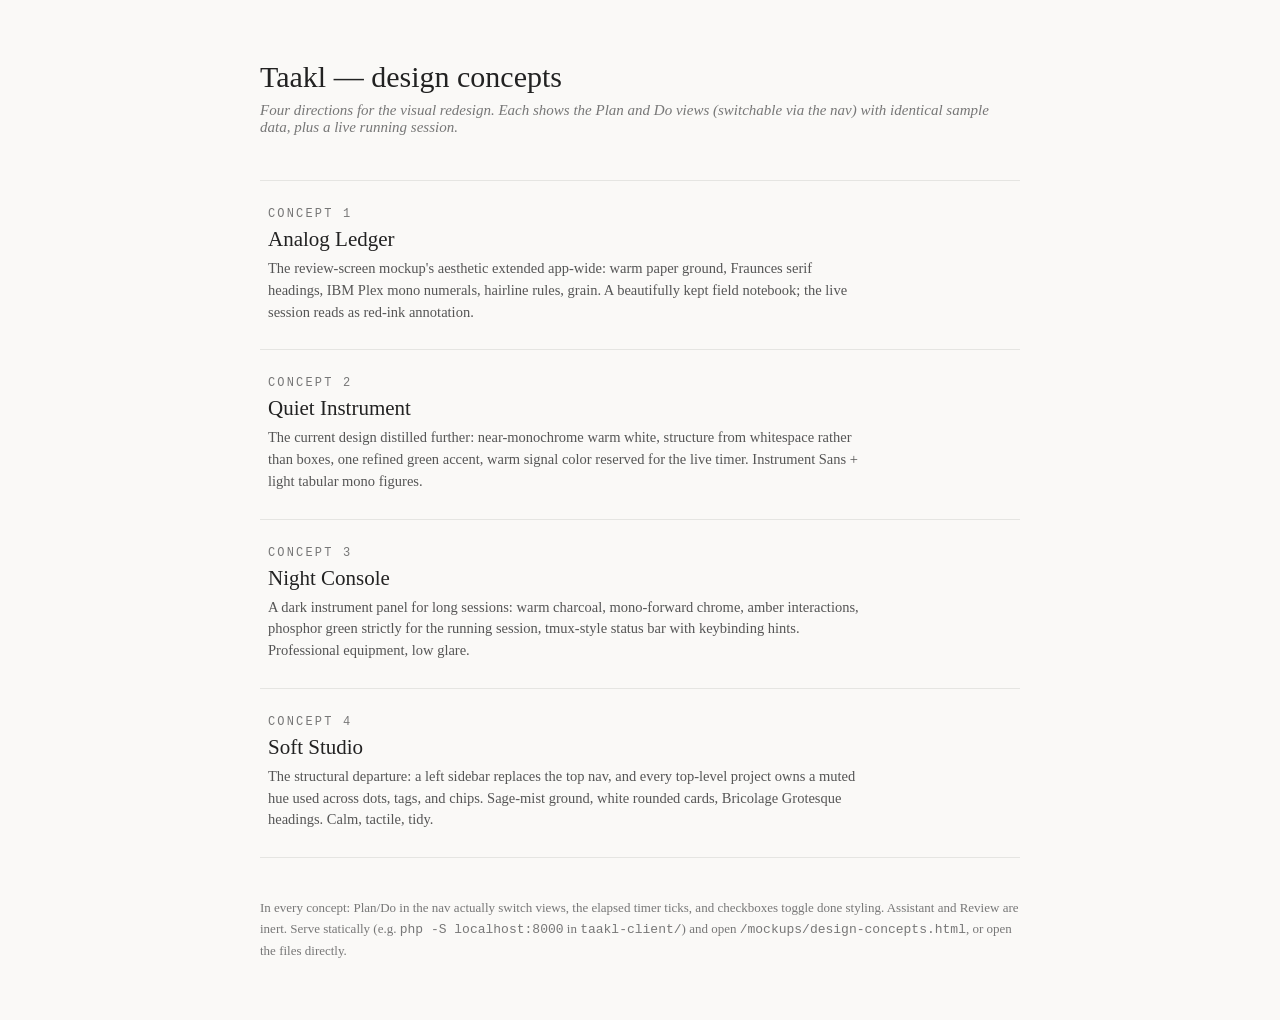
<file: mockups/design-concepts.html>
<!DOCTYPE html>
<html lang="en">
<head>
<meta charset="utf-8">
<meta name="viewport" content="width=device-width, initial-scale=1">
<title>Taakl — Design concepts</title>
<style>
:root{--ink:#222;--muted:#777;--hair:#e5e5e2}
*{box-sizing:border-box;margin:0;padding:0}
body{font-family:Georgia,'Times New Roman',serif;background:#faf9f7;color:var(--ink);padding:60px 24px}
.wrap{max-width:760px;margin:0 auto}
h1{font-size:30px;font-weight:normal;margin-bottom:8px}
.sub{color:var(--muted);font-size:15px;margin-bottom:44px;font-style:italic}
.concept{display:block;text-decoration:none;color:inherit;border-top:1px solid var(--hair);padding:26px 8px}
.concept:last-of-type{border-bottom:1px solid var(--hair)}
.concept:hover{background:#f2f0ec}
.num{font-size:12px;letter-spacing:.18em;text-transform:uppercase;color:var(--muted);font-family:monospace}
.concept h2{font-size:21px;font-weight:normal;margin:6px 0 6px}
.concept p{font-size:14.5px;color:#555;line-height:1.5;max-width:600px}
.note{margin-top:40px;font-size:13px;color:var(--muted);line-height:1.6}
</style>
</head>
<body>
<div class="wrap">
  <h1>Taakl — design concepts</h1>
  <div class="sub">Four directions for the visual redesign. Each shows the Plan and Do views (switchable via the nav) with identical sample data, plus a live running session.</div>

  <a class="concept" href="concept-1-ledger.html">
    <div class="num">Concept 1</div>
    <h2>Analog Ledger</h2>
    <p>The review-screen mockup's aesthetic extended app-wide: warm paper ground, Fraunces serif headings, IBM Plex mono numerals, hairline rules, grain. A beautifully kept field notebook; the live session reads as red-ink annotation.</p>
  </a>

  <a class="concept" href="concept-2-quiet.html">
    <div class="num">Concept 2</div>
    <h2>Quiet Instrument</h2>
    <p>The current design distilled further: near-monochrome warm white, structure from whitespace rather than boxes, one refined green accent, warm signal color reserved for the live timer. Instrument Sans + light tabular mono figures.</p>
  </a>

  <a class="concept" href="concept-3-console.html">
    <div class="num">Concept 3</div>
    <h2>Night Console</h2>
    <p>A dark instrument panel for long sessions: warm charcoal, mono-forward chrome, amber interactions, phosphor green strictly for the running session, tmux-style status bar with keybinding hints. Professional equipment, low glare.</p>
  </a>

  <a class="concept" href="concept-4-studio.html">
    <div class="num">Concept 4</div>
    <h2>Soft Studio</h2>
    <p>The structural departure: a left sidebar replaces the top nav, and every top-level project owns a muted hue used across dots, tags, and chips. Sage-mist ground, white rounded cards, Bricolage Grotesque headings. Calm, tactile, tidy.</p>
  </a>

  <div class="note">
    In every concept: Plan/Do in the nav actually switch views, the elapsed timer ticks,
    and checkboxes toggle done styling. Assistant and Review are inert.
    Serve statically (e.g. <code>php -S localhost:8000</code> in <code>taakl-client/</code>)
    and open <code>/mockups/design-concepts.html</code>, or open the files directly.
  </div>
</div>
</body>
</html>
</file>
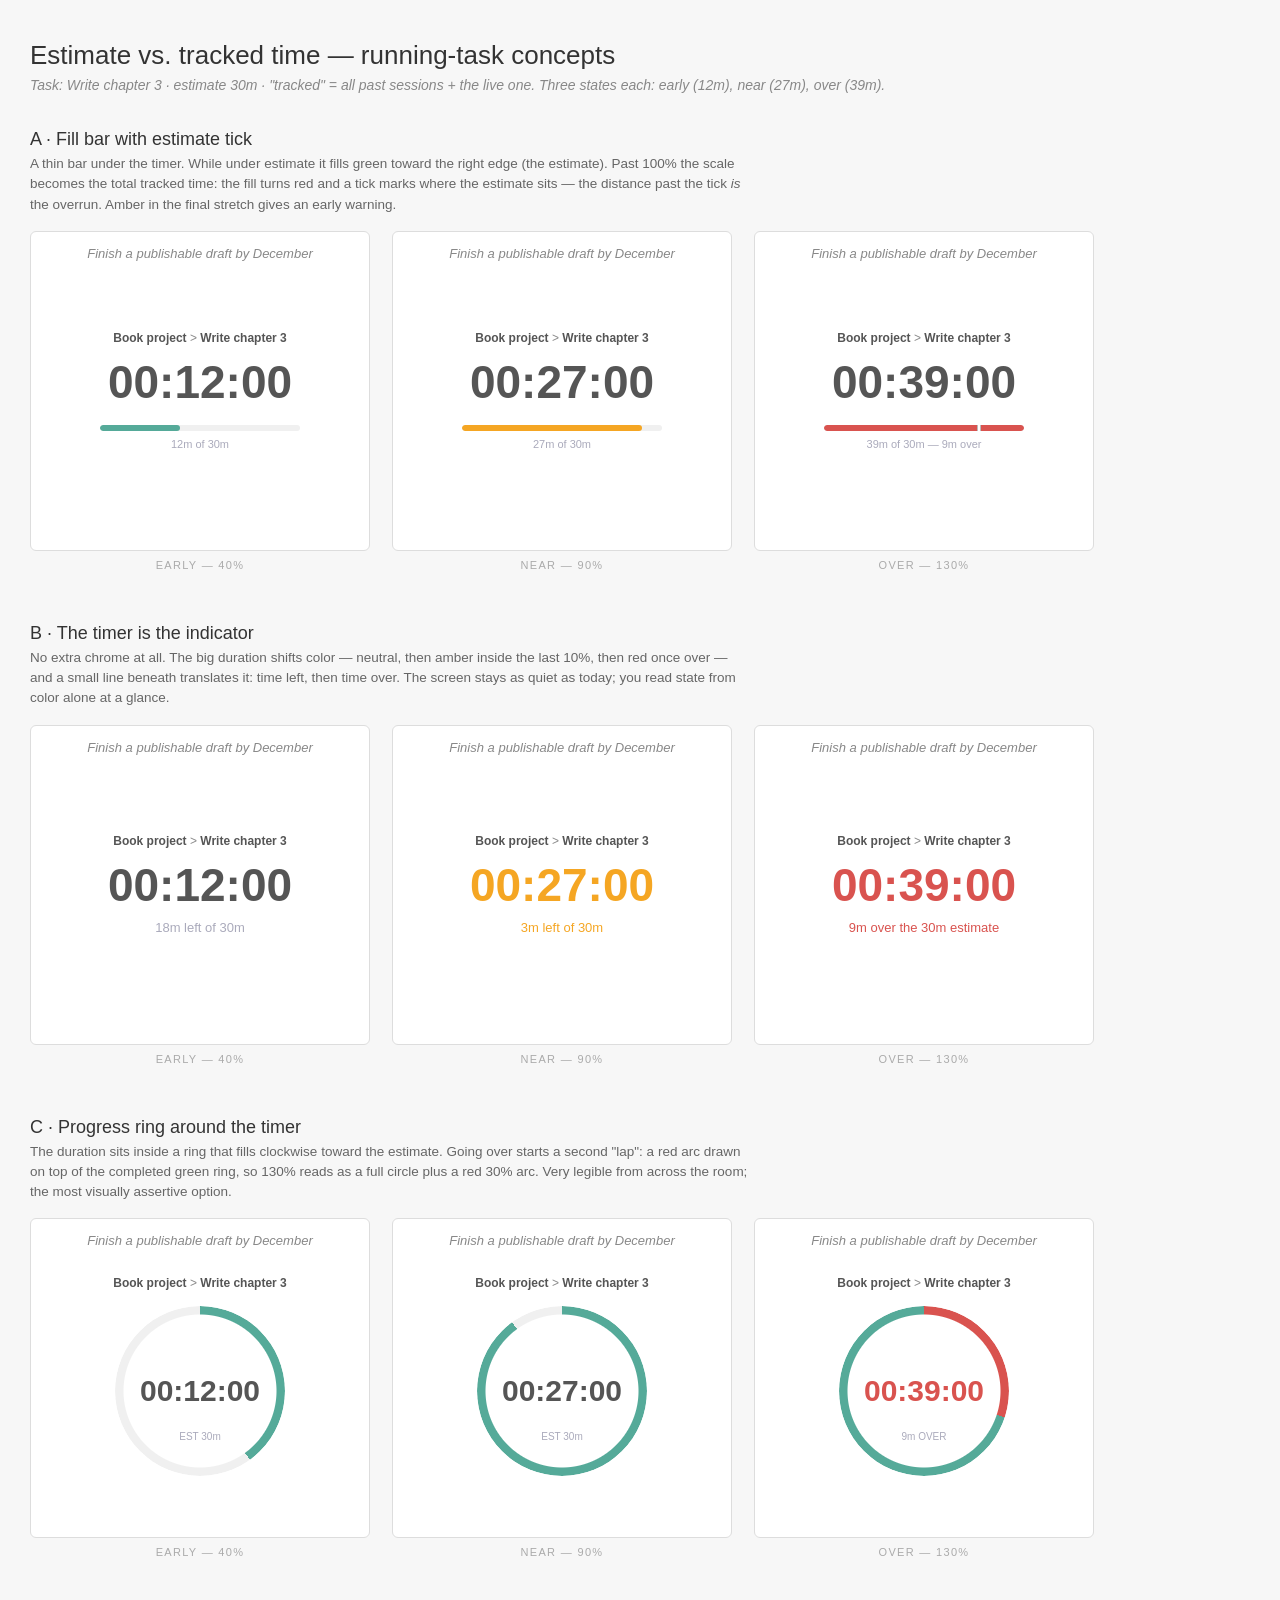
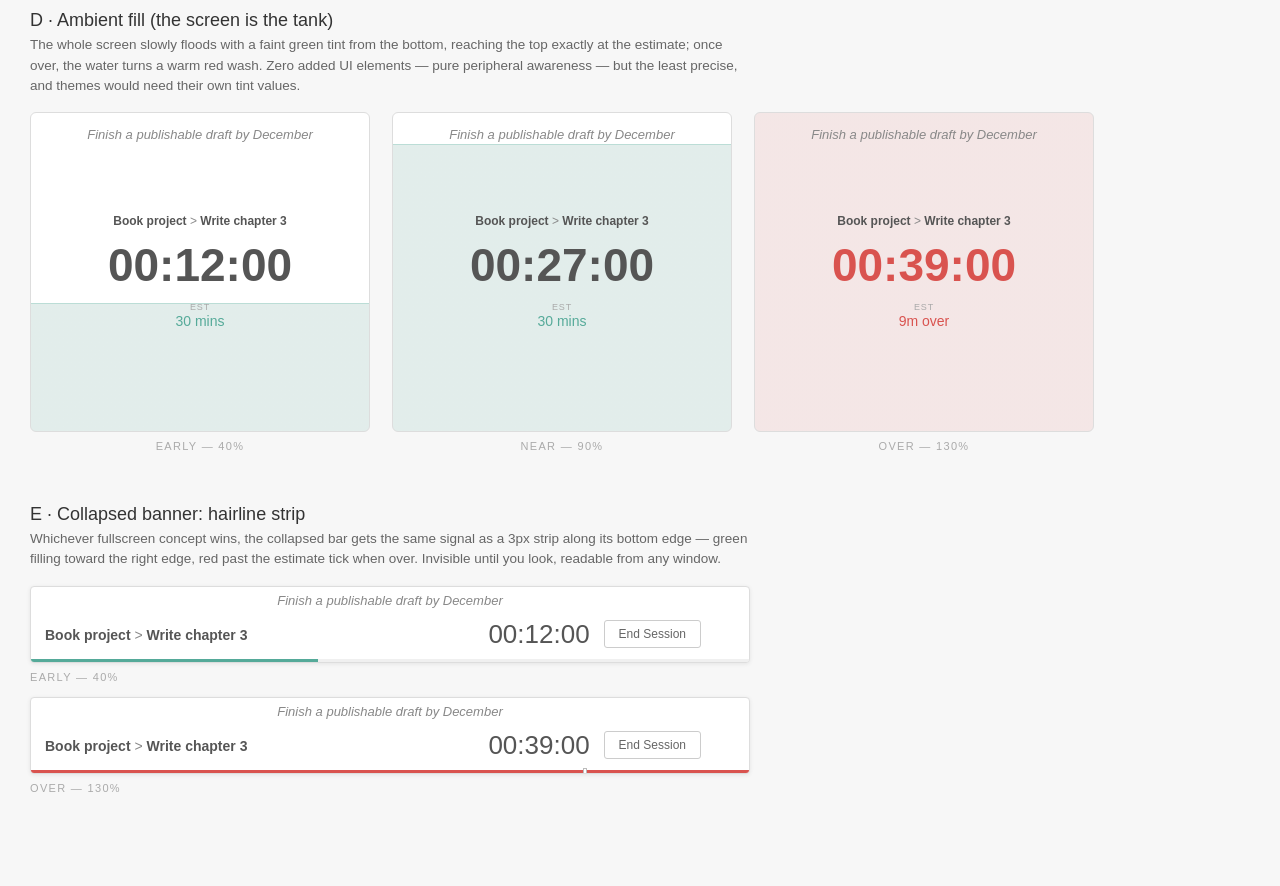
<file: mockups/estimate-progress-concepts.html>
<!DOCTYPE html>
<html lang="en">
<head>
<meta charset="utf-8">
<meta name="viewport" content="width=device-width, initial-scale=1">
<title>Taakl — Estimate progress concepts</title>
<style>
/* Static mockups: estimate vs tracked time on the running-task screen.
   Colors mirror the default-theme tokens in css/timetracker-flat.css. */
*{box-sizing:border-box;margin:0;padding:0}
body{font-family:'Roboto',-apple-system,BlinkMacSystemFont,'Segoe UI',Helvetica,Arial,sans-serif;background:#f7f7f7;color:#333;padding:40px 30px}
h1{font-weight:400;font-size:26px;margin-bottom:6px}
.sub{color:#888;font-size:14px;font-style:italic;margin-bottom:36px}
.concept{margin-bottom:52px}
.concept h2{font-weight:500;font-size:18px;margin-bottom:4px}
.concept .desc{font-size:13.5px;color:#666;line-height:1.5;max-width:720px;margin-bottom:16px}
.row{display:flex;gap:22px;flex-wrap:wrap}
.state-label{text-align:center;font-size:11px;letter-spacing:.12em;text-transform:uppercase;color:#aaa;margin-top:8px}

/* Mini fullscreen-timer screen */
.screen{width:340px;height:320px;background:#fff;border:1px solid #ddd;border-radius:6px;position:relative;display:flex;flex-direction:column;align-items:center;justify-content:center;overflow:hidden}
.goal{position:absolute;top:0;left:0;right:0;padding:14px 30px 0;text-align:center;font-style:italic;color:#888;font-size:13px}
.path{font-size:12px;color:#888;margin-bottom:10px;position:relative}
.path b{color:#555}
.timer{font-size:46px;font-weight:bold;color:#555;font-family:sans-serif;position:relative}
.est{text-align:center;margin-top:10px;position:relative}
.est .lbl{display:block;font-size:9px;color:#aaa;letter-spacing:.1em}
.est .val{font-size:14px;color:#5a9}
.subline{font-size:13px;margin-top:8px;position:relative}

/* A — fill bar */
.bar-wrap{width:200px;margin-top:16px;position:relative}
.bar{height:6px;border-radius:3px;background:#f0f0f0;overflow:hidden;position:relative}
.bar .fill{position:absolute;left:0;top:0;bottom:0;background:#5a9;border-radius:3px}
.bar .fill.warn{background:#f5a623}
.bar .fill.over{background:#d9534f}
.bar .tick{position:absolute;top:-3px;bottom:-3px;width:2px;background:#fff;box-shadow:0 0 0 1px #bbb}
.bar-cap{font-size:11px;color:#aab;margin-top:7px;text-align:center}

/* B — timer as the indicator */
.timer.ok{color:#555}
.timer.warn{color:#f5a623}
.timer.over{color:#d9534f}
.subline.ok{color:#aab}
.subline.warn{color:#f5a623}
.subline.over{color:#d9534f}

/* C — ring around the timer */
.ring{width:170px;height:170px;border-radius:50%;display:flex;align-items:center;justify-content:center;position:relative;margin:6px 0 4px}
.ring::before{content:'';position:absolute;inset:0;border-radius:50%;background:var(--g);-webkit-mask:radial-gradient(farthest-side,transparent calc(100% - 9px),#000 calc(100% - 8px));mask:radial-gradient(farthest-side,transparent calc(100% - 9px),#000 calc(100% - 8px))}
.ring .timer{font-size:30px}
.ring .rlbl{position:absolute;bottom:34px;font-size:10px;color:#aab}

/* D — ambient fill */
.screen.tank{--h:40%;--tint:rgba(85,170,153,.13);background:linear-gradient(to top,var(--tint) var(--h),#fff var(--h))}
.screen.tank .level{position:absolute;left:0;right:0;bottom:var(--h);height:1px;background:rgba(85,170,153,.4)}
.screen.tank.over{--tint:rgba(217,83,79,.10)}
.screen.tank.over .level{background:rgba(217,83,79,.35)}

/* E — collapsed banner strip */
.banner{width:720px;background:#fff;border:1px solid #ddd;border-radius:4px;box-shadow:0 1px 4px rgba(0,0,0,.08);position:relative;overflow:hidden;padding:10px 48px 12px 14px;display:flex;align-items:center;gap:14px}
.banner .bgoal{position:absolute;top:6px;left:48px;right:48px;text-align:center;font-style:italic;color:#888;font-size:13px}
.banner .binfo{flex:1;font-size:14px;color:#888;white-space:nowrap;overflow:hidden;text-overflow:ellipsis;margin-top:24px}
.banner .binfo b{color:#555}
.banner .btime{font-size:26px;font-weight:300;color:#555;margin-top:22px}
.banner .bbtn{border:1px solid #ccc;border-radius:3px;padding:6px 14px;font-size:12px;color:#666;margin-top:22px}
.banner .strip{position:absolute;left:0;right:0;bottom:0;height:3px;background:#f0f0f0}
.banner .strip .sfill{position:absolute;left:0;top:0;bottom:0;background:#5a9}
.banner .strip .sfill.over{background:#d9534f}
.banner .strip .stick{position:absolute;top:-1px;bottom:-1px;width:2px;background:#fff;box-shadow:0 0 0 1px #bbb}
</style>
</head>
<body>
<h1>Estimate vs. tracked time — running-task concepts</h1>
<div class="sub">Task: Write chapter 3 · estimate 30m · "tracked" = all past sessions + the live one. Three states each: early (12m), near (27m), over (39m).</div>

<!-- ============ A: FILL BAR ============ -->
<div class="concept">
<h2>A · Fill bar with estimate tick</h2>
<div class="desc">A thin bar under the timer. While under estimate it fills green toward the right edge (the estimate). Past 100% the scale becomes the total tracked time: the fill turns red and a tick marks where the estimate sits — the distance past the tick <i>is</i> the overrun. Amber in the final stretch gives an early warning.</div>
<div class="row">
  <div>
    <div class="screen">
      <div class="goal">Finish a publishable draft by December</div>
      <div class="path"><b>Book project</b> &gt; <b>Write chapter 3</b></div>
      <div class="timer">00:12:00</div>
      <div class="bar-wrap"><div class="bar"><div class="fill" style="width:40%"></div></div><div class="bar-cap">12m of 30m</div></div>
    </div>
    <div class="state-label">early — 40%</div>
  </div>
  <div>
    <div class="screen">
      <div class="goal">Finish a publishable draft by December</div>
      <div class="path"><b>Book project</b> &gt; <b>Write chapter 3</b></div>
      <div class="timer">00:27:00</div>
      <div class="bar-wrap"><div class="bar"><div class="fill warn" style="width:90%"></div></div><div class="bar-cap">27m of 30m</div></div>
    </div>
    <div class="state-label">near — 90%</div>
  </div>
  <div>
    <div class="screen">
      <div class="goal">Finish a publishable draft by December</div>
      <div class="path"><b>Book project</b> &gt; <b>Write chapter 3</b></div>
      <div class="timer">00:39:00</div>
      <div class="bar-wrap"><div class="bar"><div class="fill over" style="width:100%"></div><div class="tick" style="left:77%"></div></div><div class="bar-cap">39m of 30m — 9m over</div></div>
    </div>
    <div class="state-label">over — 130%</div>
  </div>
</div>
</div>

<!-- ============ B: TIMER AS INDICATOR ============ -->
<div class="concept">
<h2>B · The timer is the indicator</h2>
<div class="desc">No extra chrome at all. The big duration shifts color — neutral, then amber inside the last 10%, then red once over — and a small line beneath translates it: time left, then time over. The screen stays as quiet as today; you read state from color alone at a glance.</div>
<div class="row">
  <div>
    <div class="screen">
      <div class="goal">Finish a publishable draft by December</div>
      <div class="path"><b>Book project</b> &gt; <b>Write chapter 3</b></div>
      <div class="timer ok">00:12:00</div>
      <div class="subline ok">18m left of 30m</div>
    </div>
    <div class="state-label">early — 40%</div>
  </div>
  <div>
    <div class="screen">
      <div class="goal">Finish a publishable draft by December</div>
      <div class="path"><b>Book project</b> &gt; <b>Write chapter 3</b></div>
      <div class="timer warn">00:27:00</div>
      <div class="subline warn">3m left of 30m</div>
    </div>
    <div class="state-label">near — 90%</div>
  </div>
  <div>
    <div class="screen">
      <div class="goal">Finish a publishable draft by December</div>
      <div class="path"><b>Book project</b> &gt; <b>Write chapter 3</b></div>
      <div class="timer over">00:39:00</div>
      <div class="subline over">9m over the 30m estimate</div>
    </div>
    <div class="state-label">over — 130%</div>
  </div>
</div>
</div>

<!-- ============ C: RING ============ -->
<div class="concept">
<h2>C · Progress ring around the timer</h2>
<div class="desc">The duration sits inside a ring that fills clockwise toward the estimate. Going over starts a second "lap": a red arc drawn on top of the completed green ring, so 130% reads as a full circle plus a red 30% arc. Very legible from across the room; the most visually assertive option.</div>
<div class="row">
  <div>
    <div class="screen">
      <div class="goal">Finish a publishable draft by December</div>
      <div class="path"><b>Book project</b> &gt; <b>Write chapter 3</b></div>
      <div class="ring" style="--g:conic-gradient(#5a9 0 40%,#f0f0f0 40% 100%)">
        <div><div class="timer">00:12:00</div></div>
        <div class="rlbl">EST 30m</div>
      </div>
    </div>
    <div class="state-label">early — 40%</div>
  </div>
  <div>
    <div class="screen">
      <div class="goal">Finish a publishable draft by December</div>
      <div class="path"><b>Book project</b> &gt; <b>Write chapter 3</b></div>
      <div class="ring" style="--g:conic-gradient(#5a9 0 90%,#f0f0f0 90% 100%)">
        <div><div class="timer">00:27:00</div></div>
        <div class="rlbl">EST 30m</div>
      </div>
    </div>
    <div class="state-label">near — 90%</div>
  </div>
  <div>
    <div class="screen">
      <div class="goal">Finish a publishable draft by December</div>
      <div class="path"><b>Book project</b> &gt; <b>Write chapter 3</b></div>
      <div class="ring" style="--g:conic-gradient(#d9534f 0 30%,#5a9 30% 100%)">
        <div><div class="timer over">00:39:00</div></div>
        <div class="rlbl">9m OVER</div>
      </div>
    </div>
    <div class="state-label">over — 130%</div>
  </div>
</div>
</div>

<!-- ============ D: AMBIENT FILL ============ -->
<div class="concept">
<h2>D · Ambient fill (the screen is the tank)</h2>
<div class="desc">The whole screen slowly floods with a faint green tint from the bottom, reaching the top exactly at the estimate; once over, the water turns a warm red wash. Zero added UI elements — pure peripheral awareness — but the least precise, and themes would need their own tint values.</div>
<div class="row">
  <div>
    <div class="screen tank" style="--h:40%">
      <div class="level"></div>
      <div class="goal">Finish a publishable draft by December</div>
      <div class="path"><b>Book project</b> &gt; <b>Write chapter 3</b></div>
      <div class="timer">00:12:00</div>
      <div class="est"><span class="lbl">EST</span><span class="val">30 mins</span></div>
    </div>
    <div class="state-label">early — 40%</div>
  </div>
  <div>
    <div class="screen tank" style="--h:90%">
      <div class="level"></div>
      <div class="goal">Finish a publishable draft by December</div>
      <div class="path"><b>Book project</b> &gt; <b>Write chapter 3</b></div>
      <div class="timer">00:27:00</div>
      <div class="est"><span class="lbl">EST</span><span class="val">30 mins</span></div>
    </div>
    <div class="state-label">near — 90%</div>
  </div>
  <div>
    <div class="screen tank over" style="--h:100%">
      <div class="level" style="display:none"></div>
      <div class="goal">Finish a publishable draft by December</div>
      <div class="path"><b>Book project</b> &gt; <b>Write chapter 3</b></div>
      <div class="timer over">00:39:00</div>
      <div class="est"><span class="lbl">EST</span><span class="val" style="color:#d9534f">9m over</span></div>
    </div>
    <div class="state-label">over — 130%</div>
  </div>
</div>
</div>

<!-- ============ E: BANNER STRIP ============ -->
<div class="concept">
<h2>E · Collapsed banner: hairline strip</h2>
<div class="desc">Whichever fullscreen concept wins, the collapsed bar gets the same signal as a 3px strip along its bottom edge — green filling toward the right edge, red past the estimate tick when over. Invisible until you look, readable from any window.</div>
<div style="display:flex;flex-direction:column;gap:14px">
  <div>
    <div class="banner">
      <div class="bgoal">Finish a publishable draft by December</div>
      <div class="binfo"><b>Book project</b> &gt; <b>Write chapter 3</b></div>
      <div class="btime">00:12:00</div>
      <div class="bbtn">End Session</div>
      <div class="strip"><div class="sfill" style="width:40%"></div></div>
    </div>
    <div class="state-label" style="text-align:left">early — 40%</div>
  </div>
  <div>
    <div class="banner">
      <div class="bgoal">Finish a publishable draft by December</div>
      <div class="binfo"><b>Book project</b> &gt; <b>Write chapter 3</b></div>
      <div class="btime">00:39:00</div>
      <div class="bbtn">End Session</div>
      <div class="strip"><div class="sfill over" style="width:100%"></div><div class="stick" style="left:77%"></div></div>
    </div>
    <div class="state-label" style="text-align:left">over — 130%</div>
  </div>
</div>
</div>

</body>
</html>
</file>
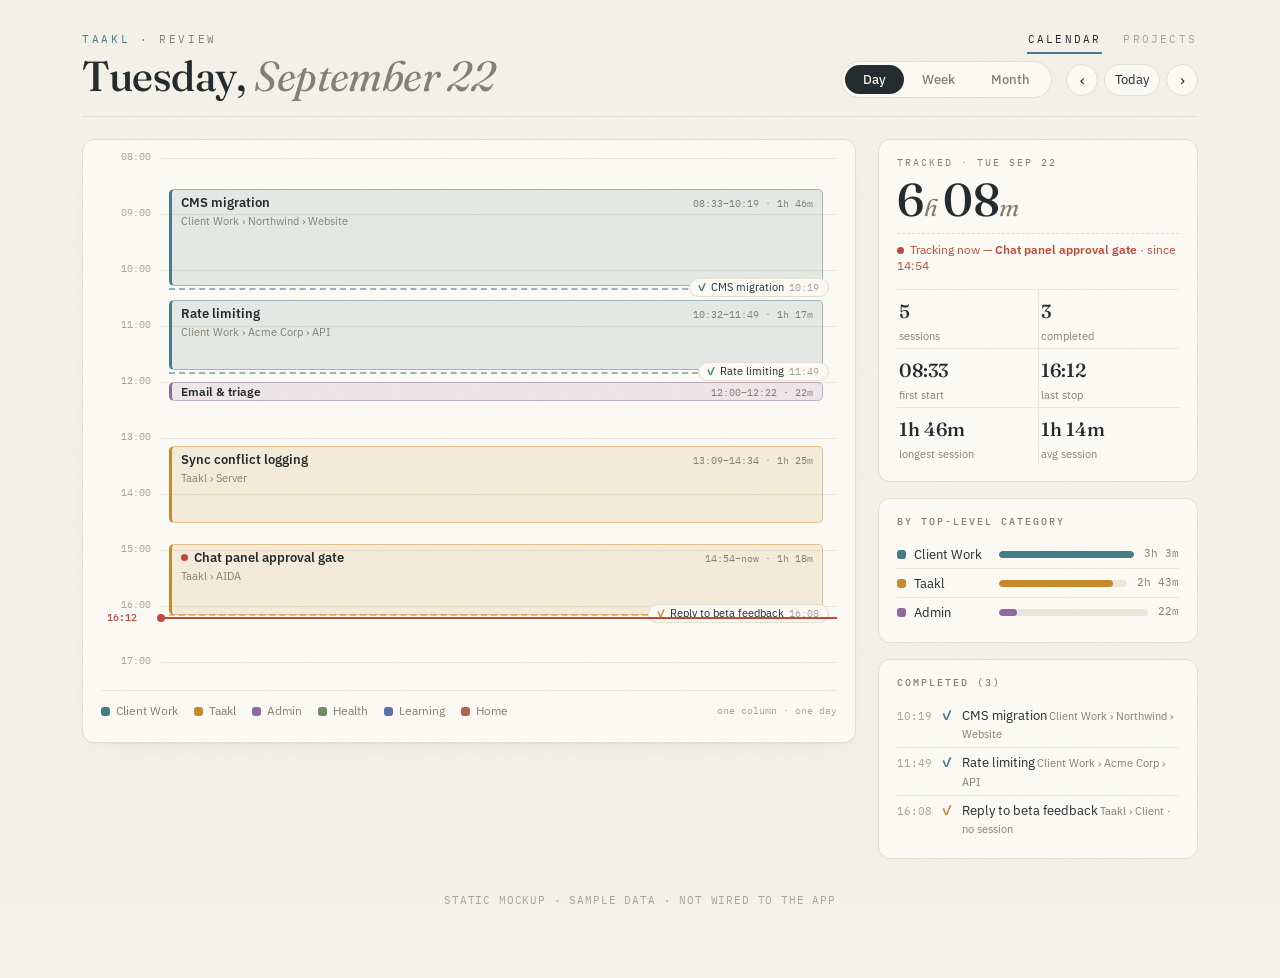
<file: mockups/review-redesign.html>
<!DOCTYPE html>
<html lang="en">
<head>
<meta charset="utf-8">
<meta name="viewport" content="width=device-width, initial-scale=1">
<title>Taakl — Review (redesign mockup)</title>
<link rel="preconnect" href="https://fonts.googleapis.com">
<link rel="preconnect" href="https://fonts.gstatic.com" crossorigin>
<link href="https://fonts.googleapis.com/css2?family=Fraunces:ital,opsz,wght@0,9..144,300..700;1,9..144,300..700&family=IBM+Plex+Mono:wght@400;500&family=IBM+Plex+Sans:wght@400;500;600&display=swap" rel="stylesheet">
<style>
/* ================================================================
   Taakl Review redesign — "time ledger" mockup
   Static sample data, no dependencies. Not wired to the real app.
   ================================================================ */
:root{
  --paper:#f4f1e9;
  --card:#fcfaf5;
  --ink:#232b2e;
  --muted:#84806f;
  --faint:#a9a493;
  --hair:#e4dfcf;
  --hair2:#ece8da;
  --accent:#457b87;
  --gold:#c9a227;
  --now:#bf4a3a;
  --mono:'IBM Plex Mono',monospace;
  --sans:'IBM Plex Sans',sans-serif;
  --disp:'Fraunces',serif;
}
*{box-sizing:border-box;margin:0;padding:0}
html{-webkit-text-size-adjust:100%}
body{
  background:var(--paper);
  color:var(--ink);
  font-family:var(--sans);
  font-size:14px;
  line-height:1.45;
  min-height:100vh;
}
/* paper grain */
body::after{
  content:'';position:fixed;inset:0;pointer-events:none;z-index:99;opacity:.5;
  background-image:url("data:image/svg+xml,%3Csvg xmlns='http://www.w3.org/2000/svg' width='140' height='140'%3E%3Cfilter id='n'%3E%3CfeTurbulence type='fractalNoise' baseFrequency='0.9' numOctaves='2'/%3E%3CfeColorMatrix values='0 0 0 0 0.4 0 0 0 0 0.38 0 0 0 0 0.3 0 0 0 0.05 0'/%3E%3C/filter%3E%3Crect width='140' height='140' filter='url(%23n)'/%3E%3C/svg%3E");
}
.frame{max-width:1180px;margin:0 auto;padding:30px 32px 70px}

/* ---------------- header ---------------- */
.kicker{
  font-family:var(--mono);font-size:11px;letter-spacing:.24em;
  text-transform:uppercase;color:var(--accent);margin-bottom:6px;
}
.kicker b{color:var(--muted);font-weight:400}
.header-row{
  display:flex;align-items:flex-end;justify-content:space-between;
  gap:20px;flex-wrap:wrap;padding-bottom:18px;margin-bottom:22px;
  border-bottom:1px solid var(--hair);
}
h1{
  font-family:var(--disp);font-weight:480;font-size:clamp(28px,4vw,42px);
  letter-spacing:-.01em;line-height:1.05;
  font-variation-settings:'opsz' 60;
}
h1 em{font-style:italic;font-weight:400;color:var(--muted)}
.controls{display:flex;align-items:center;gap:14px;flex-wrap:wrap}
.seg{
  display:flex;border:1px solid var(--hair);border-radius:999px;
  background:var(--card);padding:3px;
}
.seg button{
  font-family:var(--sans);font-size:13px;font-weight:500;color:var(--muted);
  background:none;border:0;border-radius:999px;padding:6px 18px;cursor:pointer;
  transition:color .15s,background .2s;
}
.seg button:hover{color:var(--ink)}
.seg button.active{background:var(--ink);color:var(--paper)}
.nav{display:flex;align-items:center;gap:6px}
.nav button{
  font-family:var(--sans);font-size:13px;color:var(--ink);cursor:pointer;
  background:var(--card);border:1px solid var(--hair);border-radius:999px;
  height:32px;min-width:32px;padding:0 10px;transition:border-color .15s;
}
.nav button:hover{border-color:var(--faint)}
.nav .arrow{font-size:16px;line-height:1;padding:0}

/* ---------------- cards & layout ---------------- */
.card{
  background:var(--card);border:1px solid var(--hair);border-radius:12px;
  box-shadow:0 1px 0 rgba(35,43,46,.04),0 8px 24px -18px rgba(35,43,46,.18);
}
.day-layout{display:grid;grid-template-columns:1fr 320px;gap:22px;align-items:start}
.week-layout,.month-layout{display:flex;flex-direction:column;gap:22px}
.cal-card{padding:18px 18px 22px;overflow:hidden}
.card-foot{
  display:flex;align-items:center;gap:16px;flex-wrap:wrap;
  margin-top:14px;padding-top:12px;border-top:1px solid var(--hair2);
  font-size:11.5px;color:var(--muted);
}
.legend-item{display:inline-flex;align-items:center;gap:6px}
.legend-item i{width:9px;height:9px;border-radius:3px;display:inline-block}
.foot-note{margin-left:auto;font-family:var(--mono);font-size:10px;color:var(--faint)}

/* ---------------- day canvas ---------------- */
.day-canvas{position:relative;margin-left:4px}
.hline{position:absolute;left:56px;right:0;border-top:1px solid var(--hair2)}
.hlabel{
  position:absolute;left:0;width:46px;text-align:right;transform:translateY(-55%);
  font-family:var(--mono);font-size:10px;color:var(--faint);
}
@keyframes growIn{from{transform:scaleY(.5);opacity:0}to{transform:scaleY(1);opacity:1}}
@keyframes fadeIn{from{opacity:0}to{opacity:1}}
.block{
  position:absolute;left:64px;right:14px;border-radius:5px;
  border:1px solid transparent;border-left-width:3px;
  padding:4px 9px 3px;overflow:hidden;cursor:default;
  transform-origin:top;animation:growIn .3s cubic-bezier(.2,.7,.3,1) both;
  transition:box-shadow .15s;
}
.block:hover{box-shadow:0 2px 10px -4px rgba(35,43,46,.35);z-index:5}
.b-line1{display:flex;justify-content:space-between;gap:10px;align-items:baseline}
.b-task{font-weight:600;font-size:13px;white-space:nowrap;overflow:hidden;text-overflow:ellipsis}
.b-time{font-family:var(--mono);font-size:10px;color:var(--muted);white-space:nowrap;flex:none}
.b-crumb{font-size:10.5px;color:var(--muted);white-space:nowrap;overflow:hidden;text-overflow:ellipsis;margin-top:1px}
.block.slim{padding:1px 9px}
.block.slim .b-task{font-size:11.5px}
.block.mid{padding:2px 9px}
.block.live .b-task::before{
  content:'';display:inline-block;width:7px;height:7px;border-radius:50%;
  background:var(--now);margin-right:6px;vertical-align:1px;
  animation:pulse 1.6s ease-in-out infinite;
}
@keyframes pulse{0%,100%{opacity:1}50%{opacity:.25}}

.comp-line{position:absolute;left:64px;right:8px;border-top:2px dashed;opacity:.55;z-index:6;pointer-events:none}
.comp-chip{
  position:absolute;right:8px;transform:translateY(-52%);z-index:7;
  background:var(--card);border:1px solid var(--hair);border-radius:999px;
  font-size:10.5px;padding:1px 9px 1px 7px;white-space:nowrap;cursor:default;
  animation:fadeIn .4s .15s both;max-width:60%;overflow:hidden;text-overflow:ellipsis;
}
.comp-chip i{font-style:normal;font-weight:600;margin-right:4px}
.comp-chip .cc-t{font-family:var(--mono);font-size:9.5px;color:var(--faint);margin-left:5px}

.now-line{position:absolute;left:56px;right:0;border-top:2px solid var(--now);z-index:8;pointer-events:none}
.now-line::before{content:'';position:absolute;left:-4px;top:-5px;width:8px;height:8px;border-radius:50%;background:var(--now)}
.now-line span{
  position:absolute;left:-54px;top:-8px;font-family:var(--mono);font-size:10px;
  color:var(--now);font-weight:500;
}
.empty-day{
  padding:70px 20px;text-align:center;
}
.empty-day .e1{font-family:var(--disp);font-style:italic;font-size:22px;color:var(--muted)}
.empty-day .e2{font-size:12px;color:var(--faint);margin-top:6px}

/* ---------------- week ---------------- */
.week-head{display:grid;grid-template-columns:56px repeat(7,1fr);margin-bottom:8px}
.wh-day{
  border:0;background:none;cursor:pointer;text-align:center;padding:4px 2px 8px;
  font-family:var(--sans);border-radius:8px;transition:background .15s;
}
.wh-day:hover{background:var(--hair2)}
.wh-name{display:block;font-size:10.5px;letter-spacing:.12em;text-transform:uppercase;color:var(--muted)}
.wh-num{display:block;font-family:var(--disp);font-size:22px;font-weight:500;line-height:1.15;color:var(--ink)}
.wh-tot{display:block;font-family:var(--mono);font-size:10px;color:var(--accent);margin-top:1px}
.wh-day.today .wh-num{color:var(--now)}
.wh-day.today .wh-name{color:var(--now)}
.week-grid{position:relative;display:grid;grid-template-columns:56px repeat(7,1fr)}
.wg-gutter{position:relative}
.wg-gutter .hlabel{left:0;width:46px}
.wg-lines{position:absolute;left:56px;right:0;top:0;bottom:0;pointer-events:none}
.wcol{position:relative;border-left:1px solid var(--hair2)}
.wcol.wknd{background:rgba(132,128,111,.05)}
.wcol.today{background:rgba(191,74,58,.045)}
.wblock{
  position:absolute;left:4px;right:4px;border-radius:3px;border-left:3px solid;
  overflow:hidden;font-size:9.5px;line-height:1.25;padding:1px 4px;
  white-space:nowrap;text-overflow:ellipsis;cursor:default;
  transform-origin:top;animation:growIn .3s cubic-bezier(.2,.7,.3,1) both;
}
.wblock:hover{box-shadow:0 2px 8px -3px rgba(35,43,46,.4);z-index:5}
.wcomp{position:absolute;left:4px;right:4px;border-top:2px dashed;opacity:.6;cursor:default;z-index:6}
.wcomp::after{content:'✓';position:absolute;right:-1px;top:-14px;font-size:9px;font-weight:600;color:inherit}

/* ---------------- month ---------------- */
.month-dow{display:grid;grid-template-columns:repeat(7,1fr);margin-bottom:6px}
.month-dow span{
  text-align:center;font-size:10.5px;letter-spacing:.14em;text-transform:uppercase;
  color:var(--muted);padding:4px 0;
}
.month-grid{
  display:grid;grid-template-columns:repeat(7,1fr);
  border-top:1px solid var(--hair);border-left:1px solid var(--hair);
}
.mcell{
  min-height:96px;border-right:1px solid var(--hair);border-bottom:1px solid var(--hair);
  padding:6px 7px;position:relative;background:var(--card);
  transition:background .15s;
}
.mcell.clickable{cursor:pointer}
.mcell.clickable:hover{background:#fffef9}
.mcell.out{background:transparent}
.mcell.out .mc-num{color:var(--faint);opacity:.6}
.mcell.future .mc-num{color:var(--faint)}
.mcell.today{outline:2px solid var(--now);outline-offset:-2px;border-radius:2px}
.mc-top{display:flex;justify-content:space-between;align-items:baseline}
.mc-num{font-family:var(--disp);font-size:15px;font-weight:500}
.mc-done{
  font-family:var(--mono);font-size:9.5px;color:var(--gold);font-weight:500;
  background:rgba(201,162,39,.12);border-radius:999px;padding:0 6px;
}
.mc-chips{display:flex;flex-direction:column;gap:2px;margin-top:5px}
.mchip{
  display:flex;align-items:center;gap:5px;font-family:var(--mono);
  font-size:10px;color:var(--ink);cursor:default;
}
.mchip i{width:8px;height:8px;border-radius:2.5px;flex:none}
.mchip .mc-cat{
  font-family:var(--sans);font-size:10px;color:var(--muted);
  white-space:nowrap;overflow:hidden;text-overflow:ellipsis;
}
.mc-tot{
  position:absolute;bottom:5px;right:7px;font-family:var(--mono);
  font-size:9.5px;color:var(--accent);
}

/* ---------------- stats ---------------- */
.stats{display:flex;flex-direction:column;gap:16px}
.stats>section{background:var(--card);border:1px solid var(--hair);border-radius:12px;padding:16px 18px}
.stats-below{flex-direction:row;align-items:stretch;flex-wrap:wrap}
.stats-below>section{flex:1 1 260px}
.stat-label{
  font-family:var(--mono);font-size:10px;letter-spacing:.2em;text-transform:uppercase;
  color:var(--muted);margin-bottom:6px;
}
.stat-big{
  font-family:var(--disp);font-weight:480;font-size:46px;line-height:1;
  font-variant-numeric:tabular-nums;letter-spacing:-.01em;
}
.stat-big em{font-style:italic;font-size:24px;font-weight:400;color:var(--muted);margin-right:6px}
.live-line{
  margin-top:10px;font-size:11.5px;color:var(--now);
  border-top:1px dashed var(--hair);padding-top:8px;
}
.live-line b{font-weight:600}
.live-line::before{
  content:'';display:inline-block;width:7px;height:7px;border-radius:50%;
  background:var(--now);margin-right:6px;animation:pulse 1.6s infinite;
}
.stat-grid{display:grid;grid-template-columns:1fr 1fr;gap:1px;background:var(--hair2);border-top:1px solid var(--hair2);margin-top:14px}
.stat-grid>div{background:var(--card);padding:8px 2px 2px}
.stat-grid b{display:block;font-family:var(--disp);font-size:19px;font-weight:500;font-variant-numeric:tabular-nums}
.stat-grid span{font-size:10.5px;color:var(--muted)}
.stats-h{
  font-family:var(--mono);font-size:10px;letter-spacing:.2em;text-transform:uppercase;
  color:var(--muted);font-weight:500;margin-bottom:10px;
}
.cat-row{display:grid;grid-template-columns:auto 1fr auto;gap:10px;align-items:center;padding:5px 0}
.cat-row+.cat-row{border-top:1px solid var(--hair2)}
.cat-name{display:flex;align-items:center;gap:8px;font-size:12.5px;min-width:92px}
.cat-name i{width:9px;height:9px;border-radius:3px;flex:none}
.cat-bar{height:7px;border-radius:99px;background:var(--hair2);overflow:hidden}
.cat-bar em{display:block;height:100%;border-radius:99px}
.cat-min{font-family:var(--mono);font-size:11px;color:var(--muted);font-variant-numeric:tabular-nums}
.done-list{list-style:none}
.done-list li{display:flex;gap:9px;align-items:baseline;padding:5px 0;font-size:12.5px}
.done-list li+li{border-top:1px solid var(--hair2)}
.done-list .dl-t{font-family:var(--mono);font-size:10.5px;color:var(--faint);flex:none}
.done-list .dl-c{font-weight:600;flex:none}
.done-list .dl-crumb{color:var(--muted);font-size:10.5px;margin-left:2px}
.done-empty{font-size:12px;color:var(--faint);font-style:italic}
.spark{display:flex;align-items:flex-end;gap:5px;height:74px;margin-top:4px}
.spark .sp{
  flex:1;display:flex;flex-direction:column;justify-content:flex-end;align-items:center;
  gap:4px;height:100%;cursor:default;
}
.spark .sp b{
  width:100%;max-width:34px;border-radius:3px 3px 0 0;background:var(--accent);
  opacity:.75;transition:opacity .15s;min-height:2px;
}
.spark .sp:hover b{opacity:1}
.spark .sp span{font-family:var(--mono);font-size:9px;color:var(--faint)}
.spark .sp.wknd b{background:var(--faint)}
.spark .sp.today span{color:var(--now)}
.spark-month{gap:2px;height:54px}
.spark-month .sp span{display:none}
.spark-month .sp:nth-child(7n) span,.spark-month .sp:first-child span{display:block}

/* ---------------- projects tab ---------------- */
.kicker-row{display:flex;align-items:baseline;justify-content:space-between;gap:16px}
.kicker-row .kicker{margin-bottom:0}
.tabs{display:flex;gap:20px}
.tab-btn{
  background:none;border:0;cursor:pointer;font-family:var(--mono);font-size:11px;
  letter-spacing:.2em;text-transform:uppercase;color:var(--faint);
  padding:2px 1px 6px;border-bottom:2px solid transparent;transition:color .15s;
}
.tab-btn:hover{color:var(--muted)}
.tab-btn.active{color:var(--ink);border-bottom-color:var(--accent)}

.custom-range{display:flex;align-items:center;gap:6px}
.custom-range span{color:var(--faint)}
.custom-range input{
  font-family:var(--mono);font-size:12px;background:var(--card);
  border:1px solid var(--hair);border-radius:999px;padding:5px 12px;color:var(--ink);
}
.custom-range input:focus{outline:none;border-color:var(--accent)}

.crumb-bar{display:flex;align-items:center;gap:2px;flex-wrap:wrap;margin-bottom:16px}
.crumb{
  background:none;border:0;cursor:pointer;font-family:var(--sans);font-size:13.5px;
  color:var(--accent);padding:3px 7px;border-radius:6px;
}
.crumb:hover{background:var(--hair2)}
.crumb.here{color:var(--ink);font-weight:600;cursor:default}
.crumb.here:hover{background:none}
.crumb-sep{color:var(--faint);font-size:12px}

.proj-hero{
  display:flex;flex-wrap:wrap;gap:1px;background:var(--hair2);
  border:1px solid var(--hair);border-radius:12px;overflow:hidden;margin-bottom:22px;
}
.ph-cell{flex:1 1 140px;background:var(--card);padding:13px 18px 11px}
.ph-cell b{
  display:block;font-family:var(--disp);font-size:25px;font-weight:500;
  font-variant-numeric:tabular-nums;line-height:1.2;
}
.ph-cell b em{font-style:italic;font-size:14px;color:var(--muted);font-weight:400}
.ph-cell span{
  font-size:9.5px;color:var(--muted);letter-spacing:.13em;text-transform:uppercase;
  font-family:var(--mono);
}
.ph-cell.lead b{color:var(--accent)}

.proj-grid{display:grid;grid-template-columns:1.1fr 1fr;gap:22px;align-items:start;margin-bottom:22px}
.proj-col{display:flex;flex-direction:column;gap:22px}
.pcard{padding:16px 18px}
.pcard-h{display:flex;justify-content:space-between;align-items:baseline;gap:12px;margin-bottom:8px}
.pcard-hint{font-family:var(--mono);font-size:9.5px;color:var(--faint);letter-spacing:.06em}

.bd-row{
  display:grid;grid-template-columns:1fr auto;gap:5px 12px;align-items:center;
  width:100%;background:none;border:0;text-align:left;padding:9px 7px;
  border-radius:8px;font-family:var(--sans);cursor:default;
}
.bd-row.drill{cursor:pointer}
.bd-row.drill:hover{background:var(--hair2)}
.bd-row+.bd-row{border-top:1px solid var(--hair2);border-radius:0 0 8px 8px}
.bd-name{display:flex;align-items:center;gap:9px;font-size:13.5px;font-weight:600;color:var(--ink);min-width:0}
.bd-name i{width:10px;height:10px;border-radius:3px;flex:none}
.bd-name .bd-arrow{color:var(--faint);font-weight:400;font-size:12px}
.bd-name .bd-count{color:var(--faint);font-weight:400;font-family:var(--mono);font-size:10px;white-space:nowrap}
.bd-meta{font-family:var(--mono);font-size:11px;color:var(--muted);text-align:right;white-space:nowrap}
.bd-meta b{color:var(--ink);font-weight:500;font-size:12px}
.bd-track{grid-column:1/-1;height:7px;border-radius:99px;background:var(--hair2);overflow:hidden}
.bd-track em{display:block;height:100%;border-radius:99px}

.trend{display:flex;align-items:flex-end;gap:3px;height:150px;margin-top:8px}
.tr-col{flex:1;display:flex;flex-direction:column-reverse;height:100%;cursor:default}
.tr-col:hover{filter:brightness(1.07)}
.tr-seg{width:100%;min-height:1px}
.tr-seg:last-child{border-radius:2px 2px 0 0}
.tr-axis{display:flex;gap:3px;margin-top:6px}
.tr-axis span{flex:1;text-align:center;font-family:var(--mono);font-size:8.5px;color:var(--faint);overflow:hidden}
.trend-legend{display:flex;flex-wrap:wrap;gap:5px 14px;margin-top:14px;font-size:11px;color:var(--muted)}
.trend-legend i{width:8px;height:8px;border-radius:2px;display:inline-block;margin-right:5px}

.ledger-card{padding:16px 0 0;overflow:hidden}
.ledger-head{
  display:flex;justify-content:space-between;align-items:center;gap:14px;flex-wrap:wrap;
  padding:0 18px 12px;border-bottom:1px solid var(--hair);
}
.ledger-title{font-family:var(--mono);font-size:10px;letter-spacing:.2em;text-transform:uppercase;color:var(--muted)}
.ledger-opts{display:flex;align-items:center;gap:16px;font-size:12px;color:var(--muted)}
.ledger-opts label{display:flex;align-items:center;gap:6px;cursor:pointer}
.ledger-opts input[type=checkbox]{accent-color:var(--accent)}
.csv-btn{
  font-family:var(--sans);font-size:12px;color:var(--ink);cursor:pointer;
  background:var(--card);border:1px solid var(--hair);border-radius:999px;
  height:28px;padding:0 14px;transition:border-color .15s;
}
.csv-btn:hover{border-color:var(--faint)}
.ledger-scroll{max-height:440px;overflow:auto}
table.ledger{width:100%;border-collapse:collapse;font-size:12.5px}
.ledger td{padding:6px 18px;border-top:1px solid var(--hair2);vertical-align:baseline}
.ledger tr.ld-day td{
  background:#eeeadb;font-weight:600;font-size:11.5px;padding:5px 18px;
  position:sticky;top:0;z-index:2;border-top:0;
}
.ledger .ld-sub{text-align:right;font-family:var(--mono);font-weight:500;font-size:10.5px;color:var(--accent)}
.ledger .ld-sub .grp-amt{color:var(--ink)}
.ledger .ld-dot{display:inline-block;width:9px;height:9px;border-radius:3px;margin-right:8px;vertical-align:-1px}
.ledger .ld-n{font-family:var(--mono);font-weight:400;font-size:10px;color:var(--faint)}
.ledger .ld-time{font-family:var(--mono);font-size:11px;color:var(--muted);white-space:nowrap;width:150px}
.ledger .ld-task b{font-weight:600}
.ledger .ld-task span{color:var(--muted);font-size:11px;margin-left:6px}
.ledger .ld-dur,.ledger .ld-dec{font-family:var(--mono);font-size:11.5px;text-align:right;white-space:nowrap}
.ledger .ld-dur{width:84px}
.ledger .ld-dec{width:70px;color:var(--muted)}
.ledger-foot{
  display:flex;justify-content:flex-end;align-items:flex-end;gap:30px;
  padding:13px 18px 15px;border-top:2px solid var(--ink);flex-wrap:wrap;
}
.lf-item span{
  display:block;font-family:var(--mono);font-size:9px;letter-spacing:.16em;
  text-transform:uppercase;color:var(--muted);margin-bottom:2px;
}
.lf-item b{font-family:var(--disp);font-size:22px;font-weight:500;font-variant-numeric:tabular-nums;line-height:1}
.rate-input{
  width:70px;font-family:var(--mono);font-size:13px;background:var(--paper);
  border:1px solid var(--hair);border-radius:6px;padding:4px 7px;color:var(--ink);
}
.rate-input:focus{outline:none;border-color:var(--accent)}
.proj-empty{padding:26px 6px;font-size:12.5px;color:var(--faint);font-style:italic}

/* ---------------- tooltip ---------------- */
#tooltip{
  position:fixed;z-index:200;pointer-events:none;display:none;max-width:280px;
  background:var(--ink);color:var(--paper);border-radius:7px;padding:7px 11px;
  font-size:11.5px;line-height:1.5;box-shadow:0 6px 20px -6px rgba(0,0,0,.4);
}
#tooltip .tt-line+.tt-line{opacity:.75;font-family:var(--mono);font-size:10.5px}

/* ---------------- footer ---------------- */
.mock-note{
  margin-top:34px;text-align:center;font-family:var(--mono);font-size:10.5px;
  color:var(--faint);letter-spacing:.08em;
}

@media (max-width:980px){
  .frame{padding:20px 14px 50px}
  .day-layout{grid-template-columns:1fr}
  .stats-below{flex-direction:column}
  .mcell{min-height:74px;padding:4px 5px}
  .mchip .mc-cat{display:none}
  .wh-tot{display:none}
}
</style>
</head>
<body>
<div class="frame">
  <header>
    <div class="kicker-row">
      <div class="kicker">Taakl <b>· Review</b></div>
      <div class="tabs" id="tabBar">
        <button class="tab-btn active" data-tab="calendar">Calendar</button>
        <button class="tab-btn" data-tab="projects">Projects</button>
      </div>
    </div>
    <div class="header-row">
      <h1 id="rangeLabel"></h1>
      <div class="controls">
        <div class="seg" id="viewSeg">
          <button data-view="day" class="active">Day</button>
          <button data-view="week">Week</button>
          <button data-view="month">Month</button>
        </div>
        <div class="seg" id="rangeSeg" style="display:none">
          <button data-range="thisweek">This week</button>
          <button data-range="lastweek">Last week</button>
          <button data-range="thismonth" class="active">This month</button>
          <button data-range="lastmonth">Last month</button>
          <button data-range="custom">Custom</button>
        </div>
        <div class="custom-range" id="customRange" style="display:none">
          <input type="date" id="custStart" value="2026-09-01">
          <span>–</span>
          <input type="date" id="custEnd" value="2026-09-22">
        </div>
        <div class="nav">
          <button class="arrow" id="prevBtn" title="Previous">‹</button>
          <button id="todayBtn">Today</button>
          <button class="arrow" id="nextBtn" title="Next">›</button>
        </div>
      </div>
    </div>
  </header>
  <main id="main"></main>
  <div class="mock-note">STATIC MOCKUP · SAMPLE DATA · NOT WIRED TO THE APP</div>
</div>
<div id="tooltip"></div>

<script>
/* =============== sample data =============== */
var TODAY='2026-09-22';           // mock "today" (Tuesday)
var NOW=16*60+12;                 // mock current time, minutes since midnight

var CATS={
  client:  {name:'Client Work',color:'#457b87'},
  taakl:   {name:'Taakl',      color:'#c98a2d'},
  admin:   {name:'Admin',      color:'#8d6a9f'},
  health:  {name:'Health',     color:'#6a8d5f'},
  learning:{name:'Learning',   color:'#5b6fa8'},
  home:    {name:'Home',       color:'#b06456'}
};

function tk(cat,path){return{cat:cat,path:path};}
var TK={
  run:tk('health',['Health','Morning run']),
  stretch:tk('health',['Health','Stretching']),
  email:tk('admin',['Admin','Email & triage'])
};
var POOL={
  client:[
    tk('client',['Client Work','Acme Corp','Dashboard','Refactor filters']),
    tk('client',['Client Work','Acme Corp','Dashboard','Chart export']),
    tk('client',['Client Work','Acme Corp','API','Rate limiting']),
    tk('client',['Client Work','Northwind','Website','Checkout flow']),
    tk('client',['Client Work','Northwind','Website','CMS migration'])
  ],
  taakl:[
    tk('taakl',['Taakl','Client','Review view redesign']),
    tk('taakl',['Taakl','Client','Tauri iOS build']),
    tk('taakl',['Taakl','Server','Sync conflict logging']),
    tk('taakl',['Taakl','AIDA','Chat panel approval gate'])
  ],
  adminTasks:[
    tk('admin',['Admin','Invoicing','September invoices']),
    tk('admin',['Admin','Bookkeeping'])
  ],
  learning:[
    tk('learning',['Learning','Rust','The Book — ch. 14']),
    tk('learning',['Learning','Papers','CRDT reading'])
  ],
  home:[
    tk('home',['Home','Garden','Fall planting']),
    tk('home',['Home','Kitchen shelf build'])
  ],
  checklist:[
    tk('admin',['Admin','Renew hosting']),
    tk('home',['Home','Book dentist appointment']),
    tk('taakl',['Taakl','Client','Reply to beta feedback'])
  ]
};

/* =============== date utils =============== */
function parseDS(ds){var p=ds.split('-');return{y:+p[0],m:+p[1],d:+p[2]};}
function toDS(dt){
  var m=dt.getMonth()+1,d=dt.getDate();
  return dt.getFullYear()+'-'+(m<10?'0':'')+m+'-'+(d<10?'0':'')+d;
}
function dsDate(ds){var p=parseDS(ds);return new Date(p.y,p.m-1,p.d);}
function addDays(ds,n){var d=dsDate(ds);d.setDate(d.getDate()+n);return toDS(d);}
function monDow(ds){return (dsDate(ds).getDay()+6)%7;} /* 0=Mon..6=Sun */
function mondayOf(ds){return addDays(ds,-monDow(ds));}
var MONTHS=['January','February','March','April','May','June','July','August','September','October','November','December'];
var DAYNAMES=['Monday','Tuesday','Wednesday','Thursday','Friday','Saturday','Sunday'];
var DAYSHORT=['Mon','Tue','Wed','Thu','Fri','Sat','Sun'];

/* =============== formatting =============== */
function fmtClock(min){
  var h=Math.floor(min/60),m=min%60;
  return (h<10?'0':'')+h+':'+(m<10?'0':'')+m;
}
function fmtDur(min){
  min=Math.round(min);
  var h=Math.floor(min/60),m=min%60;
  if(h&&m)return h+'h '+m+'m';
  if(h)return h+'h';
  return m+'m';
}
function fmtH(min){return (min/60).toFixed(1)+'h';}
function bigDur(min){
  var h=Math.floor(min/60),m=Math.round(min%60);
  if(!h)return m+'<em>m</em>';
  return h+'<em>h</em>'+(m<10?'0':'')+m+'<em>m</em>';
}
function rgba(hex,a){
  var r=parseInt(hex.substr(1,2),16),g=parseInt(hex.substr(3,2),16),b=parseInt(hex.substr(5,2),16);
  return 'rgba('+r+','+g+','+b+','+a+')';
}
function leafOf(t){return t.path[t.path.length-1];}
function crumbOf(t){return t.path.slice(0,-1).join(' › ');}

/* =============== deterministic day generator =============== */
function mulberry32(seed){
  return function(){
    seed|=0;seed=seed+0x6D2B79F5|0;
    var t=Math.imul(seed^seed>>>15,1|seed);
    t=t+Math.imul(t^t>>>7,61|t)^t;
    return((t^t>>>14)>>>0)/4294967296;
  };
}
var DAYCACHE={};
function genDay(ds){
  if(DAYCACHE[ds])return DAYCACHE[ds];
  var res={sessions:[],completions:[]};
  if(ds>TODAY){DAYCACHE[ds]=res;return res;}
  var p=parseDS(ds),dow=monDow(ds);
  var rnd=mulberry32(p.y*10000+p.m*100+p.d);
  var j=function(n){return Math.floor(rnd()*n);};
  var pick=function(a){return a[Math.floor(rnd()*a.length)];};
  var S=res.sessions;
  function last(){return S.length?S[S.length-1].end:0;}
  function add(st,dur,task){S.push({start:st,end:st+dur,task:task});}

  if(dow<5){ /* weekday */
    if(dow===0||dow===2||dow===4)add(6*60+50+j(20),30+j(16),TK.run);
    var a=pick(POOL.client);
    add(8*60+20+j(25),80+j(30),a);
    var others=POOL.client.filter(function(x){return x!==a;});
    add(last()+8+j(15),55+j(35),pick(others));
    add(last()+5+j(10),18+j(15),TK.email);
    add(Math.max(13*60,last()+30)+j(25),75+j(35),pick(POOL.taakl));
    add(last()+12+j(15),60+j(35),(dow%2===0)?pick(others):pick(POOL.taakl));
    if(rnd()<0.6)add(last()+10+j(20),22+j(20),pick(POOL.adminTasks));
    if(rnd()<0.5)add(20*60+5+j(35),40+j(30),pick(POOL.learning));
  }else{ /* weekend */
    add(9*60+15+j(35),80+j(45),pick(POOL.home));
    if(rnd()<0.8)add(last()+25+j(30),28+j(22),pick([TK.run,TK.stretch]));
    if(rnd()<0.7)add(14*60+20+j(70),55+j(40),dow===5?pick(POOL.taakl):pick(POOL.home));
    if(rnd()<0.4)add(19*60+45+j(40),35+j(25),pick(POOL.learning));
  }

  /* completions: some session-linked, occasionally a standalone check-off */
  var n=0;
  for(var i=0;i<S.length&&n<3;i++){
    if(rnd()<0.3){res.completions.push({time:S[i].end,task:S[i].task,hasSession:true});n++;}
  }
  if(rnd()<0.4)res.completions.push({time:11*60+j(400),task:pick(POOL.checklist),hasSession:false});
  res.completions.sort(function(x,y){return x.time-y.time;});

  if(ds===TODAY){ /* clamp to "now"; last open block becomes the live session */
    res.sessions=S.filter(function(s){return s.start<NOW;});
    res.sessions.forEach(function(s){if(s.end>NOW){s.end=NOW;s.live=true;}});
    res.completions=res.completions.filter(function(c){return c.time<=NOW;});
  }
  DAYCACHE[ds]=res;return res;
}

/* =============== stats =============== */
function computeStats(dayList){
  var st={total:0,sessions:0,completed:0,first:null,lastEnd:null,longest:null,live:null,cats:{},perDay:[]};
  dayList.forEach(function(ds){
    var d=genDay(ds),dt=0;
    d.sessions.forEach(function(s){
      var m=s.end-s.start;
      st.total+=m;dt+=m;st.sessions++;
      st.cats[s.task.cat]=(st.cats[s.task.cat]||0)+m;
      if(!st.longest||m>st.longest.m)st.longest={m:m,task:s.task};
      if(st.first===null||s.start<st.first)st.first=s.start;
      if(st.lastEnd===null||s.end>st.lastEnd)st.lastEnd=s.end;
      if(s.live)st.live=s;
    });
    st.completed+=d.completions.length;
    st.perDay.push({ds:ds,min:dt,comp:d.completions.length});
  });
  return st;
}
function catRows(cats){
  var arr=Object.keys(cats).map(function(k){return{k:k,min:cats[k]};});
  arr.sort(function(a,b){return b.min-a.min;});
  return arr;
}

/* =============== stats HTML =============== */
function statsHTML(scope,st,extra){
  var h='';
  /* hero */
  h+='<section><div class="stat-label">'+extra.heroLabel+'</div>';
  h+='<div class="stat-big">'+(st.total?bigDur(st.total):'—')+'</div>';
  if(st.live)h+='<div class="live-line">Tracking now — <b>'+leafOf(st.live.task)+'</b> · since '+fmtClock(st.live.start)+'</div>';
  h+='<div class="stat-grid">';
  h+='<div><b>'+st.sessions+'</b><span>sessions</span></div>';
  h+='<div><b>'+st.completed+'</b><span>completed</span></div>';
  if(scope==='day'){
    h+='<div><b>'+(st.first!==null?fmtClock(st.first):'—')+'</b><span>first start</span></div>';
    h+='<div><b>'+(st.lastEnd!==null?fmtClock(st.lastEnd):'—')+'</b><span>last stop</span></div>';
    h+='<div><b>'+(st.longest?fmtDur(st.longest.m):'—')+'</b><span>longest session</span></div>';
    h+='<div><b>'+(st.sessions?fmtDur(st.total/st.sessions):'—')+'</b><span>avg session</span></div>';
  }else{
    var active=st.perDay.filter(function(d){return d.min>0;});
    var busiest=null;
    st.perDay.forEach(function(d){if(!busiest||d.min>busiest.min)busiest=d;});
    h+='<div><b>'+active.length+'</b><span>active days</span></div>';
    h+='<div><b>'+(active.length?fmtDur(st.total/active.length):'—')+'</b><span>avg / active day</span></div>';
    if(busiest&&busiest.min>0){
      var bd=parseDS(busiest.ds);
      h+='<div><b>'+DAYSHORT[monDow(busiest.ds)]+' '+bd.d+'</b><span>busiest day</span></div>';
      h+='<div><b>'+fmtDur(busiest.min)+'</b><span>on busiest day</span></div>';
    }
  }
  h+='</div></section>';

  /* categories */
  h+='<section><div class="stats-h">By top-level category</div>';
  var rows=catRows(st.cats);
  if(!rows.length)h+='<div class="done-empty">No time tracked.</div>';
  else{
    var max=rows[0].min;
    rows.forEach(function(r){
      var c=CATS[r.k];
      h+='<div class="cat-row"><span class="cat-name"><i style="background:'+c.color+'"></i>'+c.name+'</span>';
      h+='<span class="cat-bar"><em style="width:'+Math.round(r.min/max*100)+'%;background:'+c.color+'"></em></span>';
      h+='<span class="cat-min">'+fmtDur(r.min)+'</span></div>';
    });
  }
  h+='</section>';

  /* third section per scope */
  if(scope==='day'){
    h+='<section><div class="stats-h">Completed ('+extra.completions.length+')</div>';
    if(!extra.completions.length)h+='<div class="done-empty">Nothing marked complete yet.</div>';
    else{
      h+='<ul class="done-list">';
      extra.completions.forEach(function(c){
        h+='<li><span class="dl-t">'+fmtClock(c.time)+'</span>';
        h+='<span class="dl-c" style="color:'+CATS[c.task.cat].color+'">✓</span>';
        h+='<span>'+leafOf(c.task)+'<span class="dl-crumb">'+crumbOf(c.task)+
           (c.hasSession?'':' · no session')+'</span></span></li>';
      });
      h+='</ul>';
    }
    h+='</section>';
  }else{
    var maxD=1;
    st.perDay.forEach(function(d){if(d.min>maxD)maxD=d.min;});
    h+='<section><div class="stats-h">Daily rhythm</div>';
    h+='<div class="spark'+(scope==='month'?' spark-month':'')+'">';
    st.perDay.forEach(function(d){
      var dow=monDow(d.ds),p=parseDS(d.ds);
      var cls=(dow>=5?' wknd':'')+(d.ds===TODAY?' today':'');
      var tip=DAYSHORT[dow]+' '+MONTHS[p.m-1].slice(0,3)+' '+p.d+'|'+
              (d.min?fmtDur(d.min)+' tracked':'nothing tracked')+
              (d.comp?' · '+d.comp+' done':'');
      h+='<div class="sp'+cls+'" data-tip="'+tip+'">';
      h+='<b style="height:'+Math.max(2,Math.round(d.min/maxD*100))+'%"></b>';
      h+='<span>'+(scope==='week'?DAYSHORT[dow][0]:p.d)+'</span></div>';
    });
    h+='</div></section>';
  }
  return h;
}

/* =============== legend =============== */
function legendHTML(note){
  var h='<div class="card-foot">';
  Object.keys(CATS).forEach(function(k){
    h+='<span class="legend-item"><i style="background:'+CATS[k].color+'"></i>'+CATS[k].name+'</span>';
  });
  h+='<span class="foot-note">'+note+'</span></div>';
  return h;
}

/* =============== day view =============== */
var DAY_PX=56,GUTTER=56;
function dayCanvasHTML(ds){
  var day=genDay(ds);
  if(!day.sessions.length&&!day.completions.length){
    return '<div class="empty-day"><div class="e1">Nothing tracked this day.</div>'+
           '<div class="e2">'+(ds>TODAY?'It hasn’t happened yet.':'No sessions, no completions.')+'</div></div>';
  }
  var minM=24*60,maxM=0;
  day.sessions.forEach(function(s){if(s.start<minM)minM=s.start;if(s.end>maxM)maxM=s.end;});
  day.completions.forEach(function(c){if(c.time<minM)minM=c.time;if(c.time>maxM)maxM=c.time;});
  if(ds===TODAY&&NOW>maxM)maxM=NOW;
  var h0=Math.max(0,Math.floor(minM/60)),h1=Math.min(24,Math.ceil(maxM/60));
  if(h1-h0<6){h1=Math.min(24,h0+6);}
  var y=function(min){return (min-h0*60)/60*DAY_PX;};
  var html='<div class="day-canvas" style="height:'+((h1-h0)*DAY_PX+14)+'px">';
  for(var hh=h0;hh<=h1;hh++){
    html+='<div class="hline" style="top:'+y(hh*60)+'px"></div>';
    html+='<div class="hlabel" style="top:'+y(hh*60)+'px">'+fmtClock(hh*60)+'</div>';
  }
  day.sessions.forEach(function(s,i){
    var c=CATS[s.task.cat].color,ht=Math.max(12,y(s.end)-y(s.start)-2);
    var sz=ht>=46?'tall':(ht>=26?'mid':'slim');
    var tip=s.task.path.join(' › ')+'|'+fmtClock(s.start)+'–'+(s.live?'now':fmtClock(s.end))+' · '+fmtDur(s.end-s.start)+(s.live?' · tracking':'');
    html+='<div class="block '+sz+(s.live?' live':'')+'" data-tip="'+tip+'" style="top:'+y(s.start)+'px;height:'+ht+'px;border-color:'+rgba(c,0.45)+';border-left-color:'+c+';background:'+rgba(c,0.13)+';animation-delay:'+(i*40)+'ms">';
    html+='<div class="b-line1"><span class="b-task">'+leafOf(s.task)+'</span><span class="b-time">'+fmtClock(s.start)+'–'+(s.live?'now':fmtClock(s.end))+' · '+fmtDur(s.end-s.start)+'</span></div>';
    if(sz==='tall')html+='<div class="b-crumb">'+crumbOf(s.task)+'</div>';
    html+='</div>';
  });
  day.completions.forEach(function(cp){
    var c=CATS[cp.task.cat].color,ty=y(cp.time);
    var tip=cp.task.path.join(' › ')+'|marked complete at '+fmtClock(cp.time)+(cp.hasSession?'':' · no session recorded');
    html+='<div class="comp-line" style="top:'+ty+'px;border-color:'+c+'"></div>';
    html+='<div class="comp-chip" data-tip="'+tip+'" style="top:'+ty+'px"><i style="color:'+c+'">✓</i>'+leafOf(cp.task)+'<span class="cc-t">'+fmtClock(cp.time)+'</span></div>';
  });
  if(ds===TODAY){
    html+='<div class="now-line" style="top:'+y(NOW)+'px"><span>'+fmtClock(NOW)+'</span></div>';
  }
  html+='</div>';
  return html;
}
function renderDay(){
  var ds=state.anchor;
  var st=computeStats([ds]);
  var p=parseDS(ds);
  var html='<div class="day-layout">';
  html+='<section class="card cal-card">'+dayCanvasHTML(ds)+legendHTML('one column · one day')+'</section>';
  html+='<aside class="stats">'+statsHTML('day',st,{
    heroLabel:'Tracked · '+DAYSHORT[monDow(ds)]+' '+MONTHS[p.m-1].slice(0,3)+' '+p.d,
    completions:genDay(ds).completions
  })+'</aside></div>';
  return html;
}

/* =============== week view =============== */
var WEEK_PX=42;
function renderWeek(){
  var mon=mondayOf(state.anchor),days=[];
  for(var i=0;i<7;i++)days.push(addDays(mon,i));
  var minM=8*60,maxM=18*60;
  days.forEach(function(ds){
    genDay(ds).sessions.forEach(function(s){
      if(s.start<minM)minM=s.start;if(s.end>maxM)maxM=s.end;
    });
  });
  var h0=Math.floor(minM/60),h1=Math.min(24,Math.ceil(maxM/60));
  var H=(h1-h0)*WEEK_PX;
  var y=function(min){return (min-h0*60)/60*WEEK_PX;};

  var html='<div class="week-layout"><section class="card cal-card">';
  /* head */
  html+='<div class="week-head"><div></div>';
  days.forEach(function(ds){
    var p=parseDS(ds),tot=0;
    genDay(ds).sessions.forEach(function(s){tot+=s.end-s.start;});
    html+='<button class="wh-day'+(ds===TODAY?' today':'')+'" data-goto-day="'+ds+'">';
    html+='<span class="wh-name">'+DAYSHORT[monDow(ds)]+'</span><span class="wh-num">'+p.d+'</span>';
    html+='<span class="wh-tot">'+(tot?fmtDur(tot):'·')+'</span></button>';
  });
  html+='</div>';
  /* grid */
  html+='<div class="week-grid" style="height:'+H+'px">';
  html+='<div class="wg-lines" style="background-image:repeating-linear-gradient(to bottom,var(--hair2) 0 1px,transparent 1px '+WEEK_PX+'px)"></div>';
  html+='<div class="wg-gutter">';
  for(var hh=h0;hh<h1;hh++)html+='<div class="hlabel" style="top:'+y(hh*60)+'px">'+fmtClock(hh*60)+'</div>';
  html+='</div>';
  var bi=0;
  days.forEach(function(ds){
    var dow=monDow(ds),day=genDay(ds);
    html+='<div class="wcol'+(dow>=5?' wknd':'')+(ds===TODAY?' today':'')+'">';
    day.sessions.forEach(function(s){
      var c=CATS[s.task.cat].color,ht=Math.max(4,y(s.end)-y(s.start)-1);
      var tip=s.task.path.join(' › ')+'|'+fmtClock(s.start)+'–'+(s.live?'now':fmtClock(s.end))+' · '+fmtDur(s.end-s.start);
      html+='<div class="wblock" data-tip="'+tip+'" style="top:'+y(s.start)+'px;height:'+ht+'px;border-left-color:'+c+';background:'+rgba(c,0.16)+';animation-delay:'+(bi*18)+'ms">';
      if(ht>=15)html+=leafOf(s.task);
      html+='</div>';bi++;
    });
    day.completions.forEach(function(cp){
      var c=CATS[cp.task.cat].color;
      var tip=cp.task.path.join(' › ')+'|✓ complete at '+fmtClock(cp.time)+(cp.hasSession?'':' · no session');
      html+='<div class="wcomp" data-tip="'+tip+'" style="top:'+y(cp.time)+'px;border-color:'+c+';color:'+c+'"></div>';
    });
    html+='</div>';
  });
  html+='</div>';
  html+=legendHTML('click a day header to open it');
  html+='</section>';
  /* stats below */
  var st=computeStats(days);
  var p0=parseDS(days[0]);
  html+='<div class="stats stats-below">'+statsHTML('week',st,{
    heroLabel:'Tracked · week of '+MONTHS[p0.m-1].slice(0,3)+' '+p0.d
  })+'</div></div>';
  return html;
}

/* =============== month view =============== */
function renderMonth(){
  var p=parseDS(state.anchor);
  var firstDS=p.y+'-'+(p.m<10?'0':'')+p.m+'-01';
  var daysInMonth=new Date(p.y,p.m,0).getDate();
  var gridStart=mondayOf(firstDS);
  var lastDS=addDays(firstDS,daysInMonth-1);
  var gridEnd=addDays(mondayOf(lastDS),6);

  var html='<div class="month-layout"><section class="card cal-card">';
  html+='<div class="month-dow">';
  DAYSHORT.forEach(function(d){html+='<span>'+d+'</span>';});
  html+='</div><div class="month-grid">';

  var ds=gridStart;
  while(ds<=gridEnd){
    var cp=parseDS(ds);
    var inMonth=(cp.m===p.m);
    var future=(ds>TODAY);
    var day=inMonth?genDay(ds):{sessions:[],completions:[]};
    var cats={},tot=0;
    day.sessions.forEach(function(s){
      var m=s.end-s.start;tot+=m;cats[s.task.cat]=(cats[s.task.cat]||0)+m;
    });
    var cls=(inMonth?'':' out')+(future?' future':'')+(ds===TODAY?' today':'')+
            (inMonth&&!future?' clickable':'');
    html+='<div class="mcell'+cls+'"'+(inMonth&&!future?' data-goto-day="'+ds+'"':'')+'>';
    html+='<div class="mc-top"><span class="mc-num">'+cp.d+'</span>';
    if(day.completions.length)html+='<span class="mc-done">✓'+day.completions.length+'</span>';
    html+='</div>';
    if(tot){
      var rows=catRows(cats);
      html+='<div class="mc-chips">';
      rows.slice(0,3).forEach(function(r){
        var c=CATS[r.k];
        html+='<span class="mchip" data-tip="'+c.name+'|'+fmtDur(r.min)+'"><i style="background:'+c.color+'"></i>'+fmtH(r.min)+'<span class="mc-cat">'+c.name+'</span></span>';
      });
      if(rows.length>3)html+='<span class="mchip"><span class="mc-cat">+'+(rows.length-3)+' more</span></span>';
      html+='</div>';
      html+='<div class="mc-tot">'+fmtDur(tot)+'</div>';
    }
    html+='</div>';
    ds=addDays(ds,1);
  }
  html+='</div>'+legendHTML('cells show top-level categories · click a day to open it')+'</section>';

  /* stats: all days of the month up to today */
  var list=[];
  for(var i=0;i<daysInMonth;i++){
    var d2=addDays(firstDS,i);
    if(d2>TODAY)break;
    list.push(d2);
  }
  var st=computeStats(list);
  html+='<div class="stats stats-below">'+statsHTML('month',st,{
    heroLabel:'Tracked · '+MONTHS[p.m-1]+' '+p.y
  })+'</div></div>';
  return html;
}

/* =============== projects lens =============== */
var PALETTE=['#457b87','#c98a2d','#8d6a9f','#6a8d5f','#5b6fa8','#b06456','#7a8c93','#a3764f','#5f8d8a','#9f6a6a'];
var OTHER_COLOR='#b9b4a3';
var DIRECT_KEY='Logged directly here';
var NAME2COLOR={};
Object.keys(CATS).forEach(function(k){NAME2COLOR[CATS[k].name]=CATS[k].color;});
var projState={path:[],range:'thismonth',round:true,rate:95,custom:{start:'2026-09-01',end:TODAY}};
var projCache={billTotal:0,csvRows:[]};

function pad2(n){return (n<10?'0':'')+n;}
function rangeDays(preset){
  var start,end,p;
  if(preset==='thisweek'){start=mondayOf(TODAY);end=addDays(start,6);}
  else if(preset==='lastweek'){start=addDays(mondayOf(TODAY),-7);end=addDays(start,6);}
  else if(preset==='thismonth'){p=parseDS(TODAY);start=p.y+'-'+pad2(p.m)+'-01';end=addDays(start,new Date(p.y,p.m,0).getDate()-1);}
  else if(preset==='custom'){
    start=projState.custom.start;end=projState.custom.end;
    if(end<start){var t=start;start=end;end=t;}
  }
  else{p=parseDS(TODAY);var m=p.m-1,y=p.y;if(m<1){m=12;y--;}start=y+'-'+pad2(m)+'-01';end=addDays(start,new Date(y,m,0).getDate()-1);}
  var days=[],d=start,i=0;
  while(d<=end&&i<370){days.push(d);d=addDays(d,1);i++;}
  return days;
}
function projRangeLabel(){
  var days=rangeDays(projState.range);
  var a=parseDS(days[0]),b=parseDS(days[days.length-1]);
  if(projState.range==='thismonth'||projState.range==='lastmonth')return MONTHS[a.m-1]+' '+a.y;
  if(a.m===b.m)return MONTHS[a.m-1].slice(0,3)+' '+a.d+' – '+b.d;
  return MONTHS[a.m-1].slice(0,3)+' '+a.d+' – '+MONTHS[b.m-1].slice(0,3)+' '+b.d;
}
function sessionsInDays(days){
  var out=[];
  days.forEach(function(ds){
    genDay(ds).sessions.forEach(function(s){
      out.push({ds:ds,start:s.start,end:s.end,live:s.live,task:s.task});
    });
  });
  return out;
}
function inScope(s,path){
  for(var i=0;i<path.length;i++)if(s.task.path[i]!==path[i])return false;
  return true;
}
function childKeyOf(s,depth){return s.task.path.length>depth?s.task.path[depth]:DIRECT_KEY;}
function fmtMoney(x){return '$'+x.toFixed(2).replace(/\B(?=(\d{3})+(?!\d))/g,',');}
function billMin(m){return projState.round?Math.ceil(m/15)*15:m;}

function renderProjects(){
  var days=rangeDays(projState.range);
  var all=sessionsInDays(days);
  var depth=projState.path.length;
  var scoped=all.filter(function(s){return inScope(s,projState.path);});
  var totalAll=0;all.forEach(function(s){totalAll+=s.end-s.start;});
  var total=0,activeSet={};
  scoped.forEach(function(s){total+=s.end-s.start;activeSet[s.ds]=1;});
  var activeDays=Object.keys(activeSet).length;
  var comps=[];
  days.forEach(function(ds){
    genDay(ds).completions.forEach(function(c){
      if(inScope({task:c.task},projState.path))comps.push({ds:ds,time:c.time,task:c.task,hasSession:c.hasSession});
    });
  });

  /* group by immediate child of the scope node */
  var map={},kids=[];
  scoped.forEach(function(s){
    var key=childKeyOf(s,depth);
    var g=map[key];
    if(!g){g={name:key,min:0,count:0,drill:false};map[key]=g;kids.push(g);}
    g.min+=s.end-s.start;g.count++;
    if(s.task.path.length>depth+1)g.drill=true;
  });
  kids.sort(function(a,b){return b.min-a.min;});
  kids.forEach(function(k,i){
    k.color=k.name===DIRECT_KEY?OTHER_COLOR:
      (depth===0?(NAME2COLOR[k.name]||PALETTE[i%PALETTE.length]):PALETTE[i%PALETTE.length]);
  });

  var html='';
  /* breadcrumb */
  html+='<div class="crumb-bar">';
  html+='<button class="crumb'+(depth?'':' here')+'" data-crumb="0">All</button>';
  projState.path.forEach(function(seg,i){
    html+='<span class="crumb-sep">›</span>';
    var here=(i===depth-1);
    html+='<button class="crumb'+(here?' here':'')+'" data-crumb="'+(i+1)+'">'+seg+'</button>';
  });
  html+='</div>';

  /* hero strip */
  var share=totalAll?Math.round(total/totalAll*100):0;
  html+='<div class="proj-hero">';
  html+='<div class="ph-cell lead"><b>'+(total?bigDur(total):'—')+'</b><span>tracked in range</span></div>';
  html+='<div class="ph-cell"><b>'+share+'<em>%</em></b><span>of all tracked time</span></div>';
  html+='<div class="ph-cell"><b>'+scoped.length+'</b><span>sessions</span></div>';
  html+='<div class="ph-cell"><b>'+activeDays+'<em>/'+days.length+'</em></b><span>active days</span></div>';
  html+='<div class="ph-cell"><b>'+(activeDays?fmtDur(total/activeDays):'—')+'</b><span>avg / active day</span></div>';
  html+='<div class="ph-cell"><b>'+comps.length+'</b><span>completed</span></div>';
  html+='</div>';

  html+='<div class="proj-grid">';

  /* breakdown card */
  html+='<section class="card pcard"><div class="pcard-h"><div class="stats-h" style="margin:0">Where the time went</div>';
  if(kids.some(function(k){return k.drill;}))html+='<span class="pcard-hint">click a row to drill in</span>';
  html+='</div>';
  if(!kids.length)html+='<div class="proj-empty">No time tracked here in this range.</div>';
  else{
    var maxK=kids[0].min;
    kids.forEach(function(k){
      var tag=k.drill?'button':'div';
      html+='<'+tag+' class="bd-row'+(k.drill?' drill':'')+'"'+(k.drill?' data-drill="'+k.name+'"':'')+'>';
      html+='<span class="bd-name"><i style="background:'+k.color+'"></i>'+k.name+
            (k.drill?' <span class="bd-arrow">›</span>':'')+
            ' <span class="bd-count">'+k.count+'&times;</span></span>';
      html+='<span class="bd-meta"><b>'+fmtDur(k.min)+'</b> · '+(total?Math.round(k.min/total*100):0)+'%</span>';
      html+='<span class="bd-track"><em style="width:'+Math.round(k.min/maxK*100)+'%;background:'+k.color+'"></em></span>';
      html+='</'+tag+'>';
    });
  }
  html+='</section>';

  /* right column: trend + completed */
  html+='<div class="proj-col">';
  html+='<section class="card pcard"><div class="pcard-h"><div class="stats-h" style="margin:0">Daily trend</div>';
  html+='<span class="pcard-hint">stacked by the rows at left</span></div>';
  if(!scoped.length)html+='<div class="proj-empty">Nothing to plot.</div>';
  else{
    var topKids=kids.slice(0,5),topNames={},colorOf={};
    topKids.forEach(function(k){topNames[k.name]=1;colorOf[k.name]=k.color;});
    var byDay={};var maxDay=1;
    scoped.forEach(function(s){
      var key=childKeyOf(s,depth);
      if(!topNames[key])key='Other';
      var d=byDay[s.ds]||(byDay[s.ds]={});
      d[key]=(d[key]||0)+(s.end-s.start);
    });
    days.forEach(function(ds){
      var d=byDay[ds],t=0;
      if(d)Object.keys(d).forEach(function(k2){t+=d[k2];});
      if(t>maxDay)maxDay=t;
    });
    html+='<div class="trend">';
    days.forEach(function(ds){
      var d=byDay[ds]||{},t=0,tipLines=[];
      var segs='';
      topKids.concat([{name:'Other',color:OTHER_COLOR}]).forEach(function(k){
        var m=d[k.name];
        if(!m)return;
        t+=m;
        segs+='<div class="tr-seg" style="height:'+(m/maxDay*100)+'%;background:'+k.color+'"></div>';
        tipLines.push(k.name+' — '+fmtDur(m));
      });
      var p2=parseDS(ds);
      var tip=DAYSHORT[monDow(ds)]+' '+MONTHS[p2.m-1].slice(0,3)+' '+p2.d+
              (t?'|'+fmtDur(t)+(tipLines.length?'|'+tipLines.join(' · '):''):'|nothing tracked');
      html+='<div class="tr-col" data-tip="'+tip+'">'+segs+'</div>';
    });
    html+='</div><div class="tr-axis">';
    days.forEach(function(ds){
      var p3=parseDS(ds),dow=monDow(ds);
      var lab=days.length<=7?DAYSHORT[dow][0]:((dow===0||p3.d===1)?p3.d:'');
      html+='<span>'+lab+'</span>';
    });
    html+='</div>';
    html+='<div class="trend-legend">';
    topKids.forEach(function(k){
      html+='<span><i style="background:'+k.color+'"></i>'+k.name+'</span>';
    });
    if(kids.length>topKids.length)html+='<span><i style="background:'+OTHER_COLOR+'"></i>Other</span>';
    html+='</div>';
  }
  html+='</section>';

  html+='<section class="card pcard"><div class="stats-h">Completed in range ('+comps.length+')</div>';
  if(!comps.length)html+='<div class="proj-empty">Nothing marked complete in this range.</div>';
  else{
    html+='<ul class="done-list">';
    comps.slice(0,8).forEach(function(c){
      var p4=parseDS(c.ds);
      html+='<li><span class="dl-t">'+MONTHS[p4.m-1].slice(0,3)+' '+pad2(p4.d)+' '+fmtClock(c.time)+'</span>';
      html+='<span class="dl-c" style="color:'+CATS[c.task.cat].color+'">✓</span>';
      html+='<span>'+leafOf(c.task)+'<span class="dl-crumb">'+crumbOf(c.task)+
            (c.hasSession?'':' · no session')+'</span></span></li>';
    });
    html+='</ul>';
    if(comps.length>8)html+='<div class="proj-empty" style="padding:8px 6px 0">+'+(comps.length-8)+' more</div>';
  }
  html+='</section>';
  html+='</div></div>'; /* /proj-col /proj-grid */

  /* session ledger (billing) — grouped by immediate child = invoice line items */
  var byGroup={};
  scoped.forEach(function(s){
    var key=childKeyOf(s,depth);
    (byGroup[key]=byGroup[key]||[]).push(s);
  });
  var billTotal=0,csvRows=[];
  html+='<section class="card ledger-card"><div class="ledger-head">';
  html+='<span class="ledger-title">Session ledger · '+(depth?projState.path.join(' › '):'all items')+' · grouped as line items</span>';
  html+='<div class="ledger-opts">';
  html+='<label><input type="checkbox" id="roundToggle"'+(projState.round?' checked':'')+'> Round up to 15 min</label>';
  html+='<button class="csv-btn" id="csvBtn">Export CSV</button>';
  html+='</div></div>';
  if(!scoped.length)html+='<div class="proj-empty" style="padding:22px 18px">No sessions in this range.</div>';
  else{
    html+='<div class="ledger-scroll"><table class="ledger">';
    kids.forEach(function(k){
      var rows=byGroup[k.name].slice().sort(function(a,b){
        return a.ds===b.ds?a.start-b.start:(a.ds<b.ds?-1:1);
      });
      var sub=0;
      rows.forEach(function(s){sub+=billMin(s.end-s.start);});
      billTotal+=sub;
      html+='<tr class="ld-day"><td colspan="2"><i class="ld-dot" style="background:'+k.color+'"></i>'+k.name+
            ' <span class="ld-n">'+rows.length+'&times;</span></td>';
      html+='<td class="ld-sub" colspan="2">'+fmtDur(sub)+' · '+(sub/60).toFixed(2)+' h · '+
            '<span class="grp-amt" data-bm="'+sub+'">'+fmtMoney(sub/60*projState.rate)+'</span></td></tr>';
      var relFrom=k.name===DIRECT_KEY?depth:depth+1;
      rows.forEach(function(s){
        var m=s.end-s.start,bm=billMin(m);
        var p5=parseDS(s.ds);
        var rel=s.task.path.slice(relFrom,-1).join(' › ');
        html+='<tr><td class="ld-time">'+MONTHS[p5.m-1].slice(0,3)+' '+pad2(p5.d)+' · '+
              fmtClock(s.start)+'–'+(s.live?'now':fmtClock(s.end))+'</td>';
        html+='<td class="ld-task"><b>'+leafOf(s.task)+'</b>'+(rel?'<span>'+rel+'</span>':'')+'</td>';
        html+='<td class="ld-dur">'+fmtDur(m)+'</td>';
        html+='<td class="ld-dec">'+(bm/60).toFixed(2)+' h</td></tr>';
        csvRows.push(['"'+k.name+'"',s.ds,fmtClock(s.start),fmtClock(s.end),'"'+s.task.path.join(' > ')+'"',m,(bm/60).toFixed(2)]);
      });
    });
    html+='</table></div>';
    html+='<div class="ledger-foot">';
    html+='<div class="lf-item"><span>Tracked</span><b>'+fmtDur(total)+'</b></div>';
    html+='<div class="lf-item"><span>Billable</span><b>'+(billTotal/60).toFixed(2)+' h</b></div>';
    html+='<div class="lf-item"><span>Rate / h</span><input class="rate-input" id="rateInput" type="number" value="'+projState.rate+'"></div>';
    html+='<div class="lf-item"><span>Amount</span><b id="amountOut">'+fmtMoney(billTotal/60*projState.rate)+'</b></div>';
    html+='</div>';
  }
  html+='</section>';

  projCache.billTotal=billTotal;
  projCache.csvRows=csvRows;
  return html;
}

function bindProjEvents(){
  var rt=document.getElementById('roundToggle');
  if(rt)rt.addEventListener('change',function(){projState.round=this.checked;render();});
  var ri=document.getElementById('rateInput');
  if(ri)ri.addEventListener('input',function(){
    projState.rate=parseFloat(this.value)||0;
    var out=document.getElementById('amountOut');
    if(out)out.textContent=fmtMoney(projCache.billTotal/60*projState.rate);
    document.querySelectorAll('.grp-amt').forEach(function(el){
      el.textContent=fmtMoney(+el.getAttribute('data-bm')/60*projState.rate);
    });
  });
  var cb=document.getElementById('csvBtn');
  if(cb)cb.addEventListener('click',function(){
    var csv='line_item,date,start,end,task,minutes,billable_hours\n'+
      projCache.csvRows.map(function(r){return r.join(',');}).join('\n');
    var a=document.createElement('a');
    a.href=URL.createObjectURL(new Blob([csv],{type:'text/csv'}));
    a.download='taakl-'+(projState.path.length?projState.path.join('-').toLowerCase().replace(/[^a-z0-9-]+/g,'_'):'all')+'-'+projState.range+'.csv';
    a.click();
  });
}

/* =============== shell =============== */
var state={view:'day',anchor:TODAY,tab:'calendar'};
/* deep-linking: #day / #week / #month / #projects[/Segment/Segment] */
if(/^#(day|week|month)$/.test(location.hash))state.view=location.hash.slice(1);
else if(location.hash.indexOf('#projects')===0){
  state.tab='projects';
  var hsegs=location.hash.slice(1).split('/').slice(1).map(decodeURIComponent).filter(Boolean);
  if(hsegs.length)projState.path=hsegs;
}
var main=document.getElementById('main');

function rangeLabel(){
  var p=parseDS(state.anchor);
  if(state.view==='day')
    return DAYNAMES[monDow(state.anchor)]+', <em>'+MONTHS[p.m-1]+' '+p.d+'</em>';
  if(state.view==='week'){
    var mon=mondayOf(state.anchor),sun=addDays(mon,6);
    var a=parseDS(mon),b=parseDS(sun);
    if(a.m===b.m)return MONTHS[a.m-1]+' <em>'+a.d+' – '+b.d+', '+a.y+'</em>';
    return MONTHS[a.m-1].slice(0,3)+' '+a.d+' <em>– '+MONTHS[b.m-1].slice(0,3)+' '+b.d+', '+b.y+'</em>';
  }
  return MONTHS[p.m-1]+' <em>'+p.y+'</em>';
}
function render(){
  var isProj=state.tab==='projects';
  document.querySelectorAll('#tabBar .tab-btn').forEach(function(b){
    b.classList.toggle('active',b.getAttribute('data-tab')===(isProj?'projects':'calendar'));
  });
  document.getElementById('viewSeg').style.display=isProj?'none':'flex';
  document.querySelector('.nav').style.display=isProj?'none':'flex';
  document.getElementById('rangeSeg').style.display=isProj?'flex':'none';
  document.getElementById('customRange').style.display=(isProj&&projState.range==='custom')?'flex':'none';
  if(isProj){
    document.getElementById('rangeLabel').innerHTML=
      (projState.path.length?projState.path[projState.path.length-1]:'All projects')+
      ' <em>· '+projRangeLabel()+'</em>';
    document.querySelectorAll('#rangeSeg button').forEach(function(b){
      b.classList.toggle('active',b.getAttribute('data-range')===projState.range);
    });
    main.innerHTML=renderProjects();
    bindProjEvents();
    return;
  }
  document.getElementById('rangeLabel').innerHTML=rangeLabel();
  document.querySelectorAll('#viewSeg button').forEach(function(b){
    b.classList.toggle('active',b.getAttribute('data-view')===state.view);
  });
  main.innerHTML=state.view==='day'?renderDay():state.view==='week'?renderWeek():renderMonth();
}

document.getElementById('tabBar').addEventListener('click',function(e){
  var b=e.target.closest('button[data-tab]');
  if(!b)return;
  state.tab=b.getAttribute('data-tab');render();
});
document.getElementById('rangeSeg').addEventListener('click',function(e){
  var b=e.target.closest('button[data-range]');
  if(!b)return;
  projState.range=b.getAttribute('data-range');render();
});
['custStart','custEnd'].forEach(function(id){
  document.getElementById(id).addEventListener('change',function(){
    if(!/^\d{4}-\d{2}-\d{2}$/.test(this.value))return;
    projState.custom[id==='custStart'?'start':'end']=this.value;
    render();
  });
});

document.getElementById('viewSeg').addEventListener('click',function(e){
  var b=e.target.closest('button[data-view]');
  if(!b)return;
  state.view=b.getAttribute('data-view');render();
});
function shift(dir){
  if(state.view==='day')state.anchor=addDays(state.anchor,dir);
  else if(state.view==='week')state.anchor=addDays(state.anchor,dir*7);
  else{
    var p=parseDS(state.anchor);
    var m=p.m+dir,y=p.y;
    if(m<1){m=12;y--;}if(m>12){m=1;y++;}
    state.anchor=y+'-'+(m<10?'0':'')+m+'-01';
  }
  render();
}
document.getElementById('prevBtn').addEventListener('click',function(){shift(-1);});
document.getElementById('nextBtn').addEventListener('click',function(){shift(1);});
document.getElementById('todayBtn').addEventListener('click',function(){state.anchor=TODAY;render();});
document.addEventListener('keydown',function(e){
  if(state.tab!=='calendar')return;
  if(e.key==='ArrowLeft')shift(-1);
  if(e.key==='ArrowRight')shift(1);
});
main.addEventListener('click',function(e){
  var el=e.target.closest('[data-goto-day]');
  if(el){
    state.anchor=el.getAttribute('data-goto-day');
    state.view='day';render();return;
  }
  var dr=e.target.closest('[data-drill]');
  if(dr){projState.path.push(dr.getAttribute('data-drill'));render();return;}
  var cr=e.target.closest('[data-crumb]');
  if(cr){projState.path=projState.path.slice(0,+cr.getAttribute('data-crumb'));render();return;}
});

/* tooltip */
var tt=document.getElementById('tooltip');
document.addEventListener('mouseover',function(e){
  var el=e.target.closest('[data-tip]');
  if(!el){tt.style.display='none';return;}
  tt.innerHTML=el.getAttribute('data-tip').split('|').map(function(l){
    return '<div class="tt-line">'+l+'</div>';
  }).join('');
  tt.style.display='block';
});
document.addEventListener('mousemove',function(e){
  if(tt.style.display!=='block')return;
  var x=e.clientX+14,ypx=e.clientY+16;
  var r=tt.getBoundingClientRect();
  if(x+r.width>window.innerWidth-10)x=e.clientX-r.width-12;
  if(ypx+r.height>window.innerHeight-10)ypx=e.clientY-r.height-12;
  tt.style.left=x+'px';tt.style.top=ypx+'px';
});

render();
</script>
</body>
</html>
</file>
